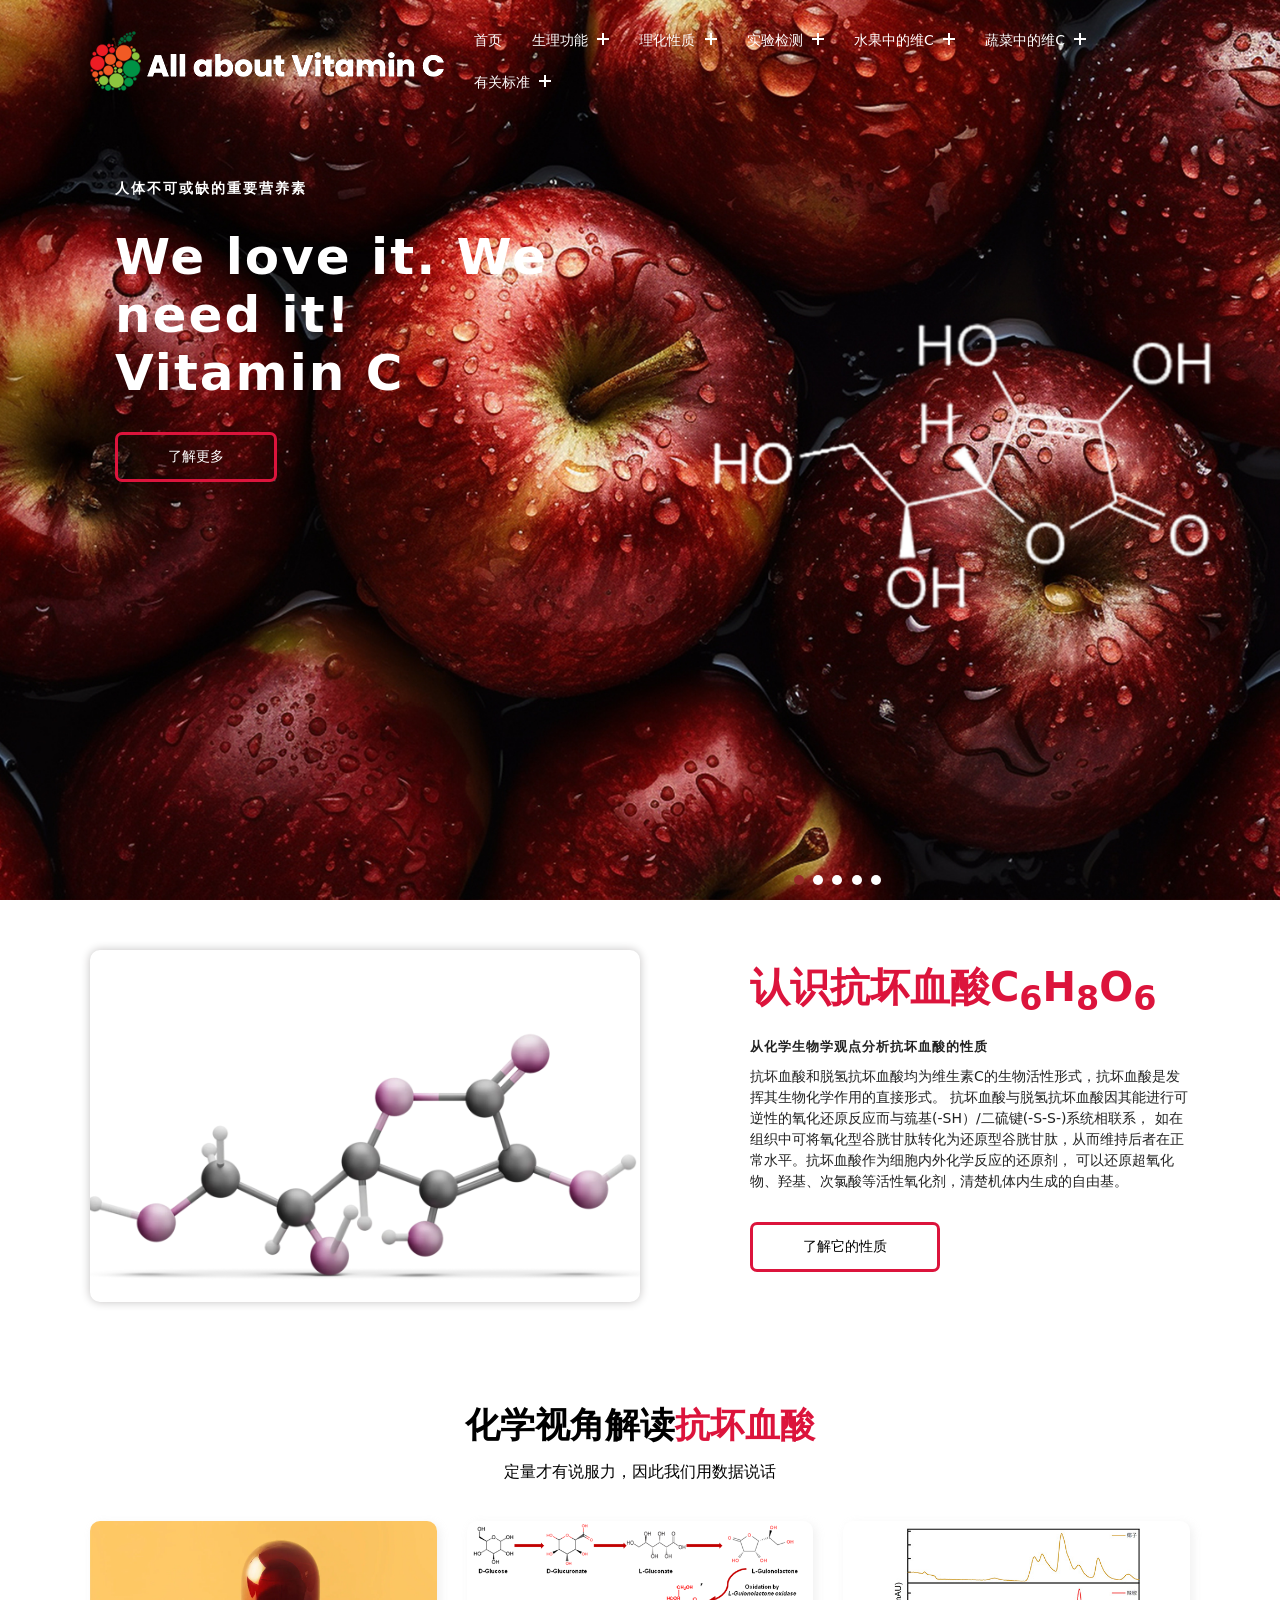
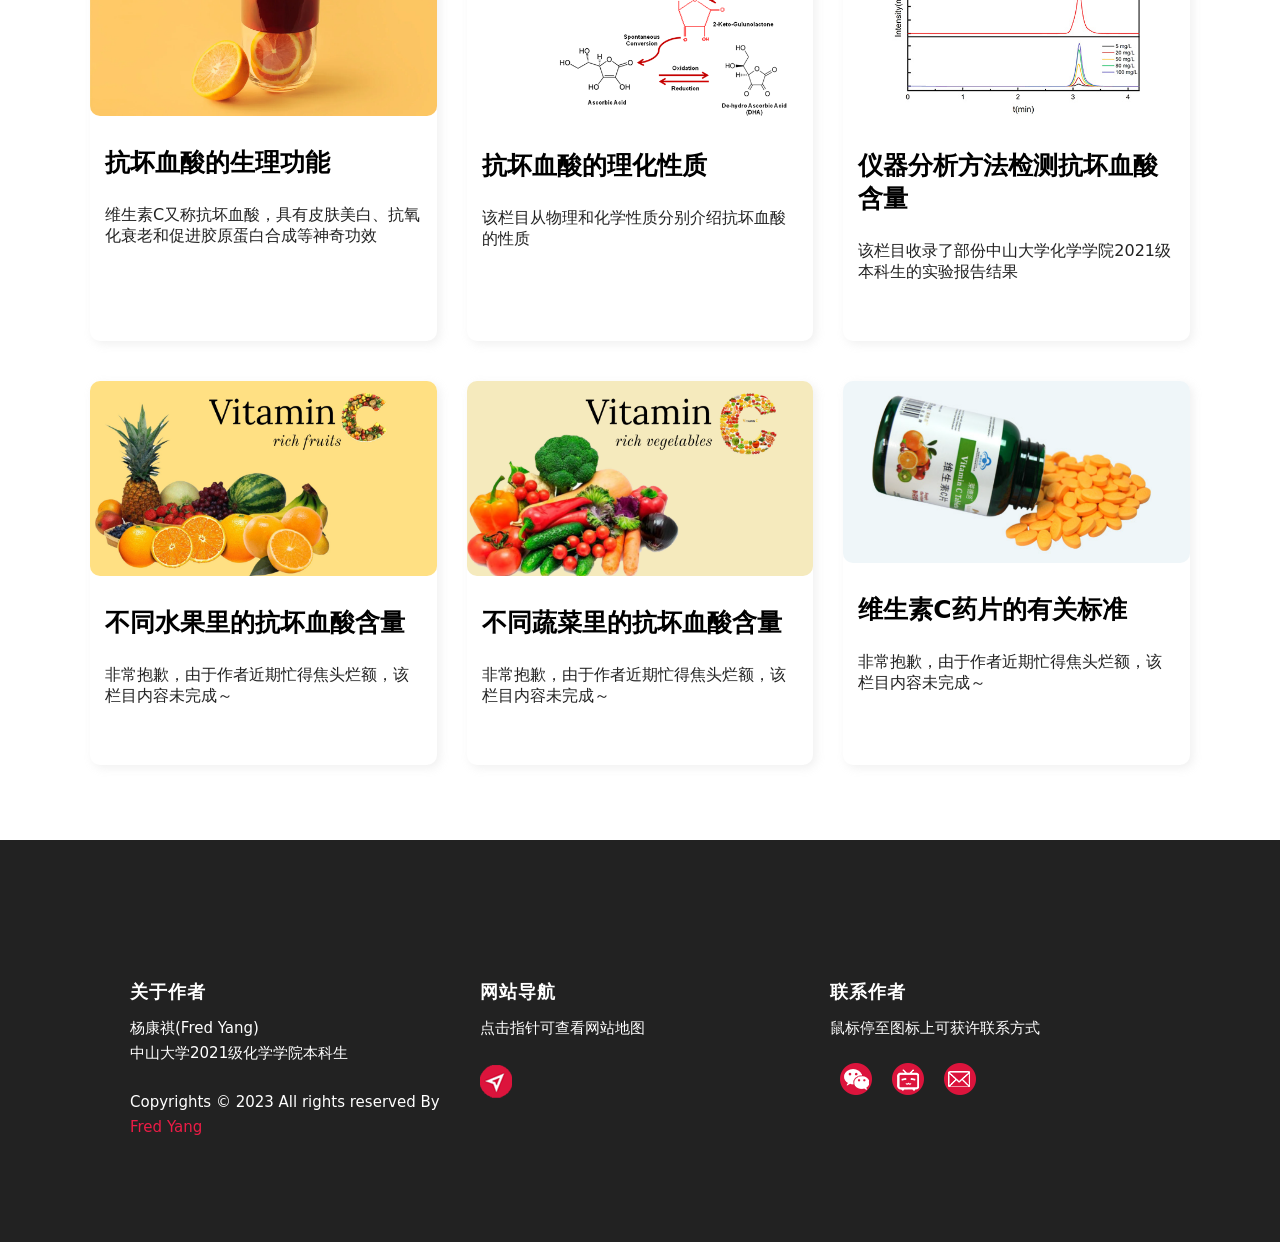
<file: docs/index.html>
<!DOCTYPE html>
<!-- 2023年6月25日 -->
<!-- ©2023 all rights reserved by Fredyang -->
<!-- 感谢厚朴工作室师兄师姐提供的教程及slider代码 -->
<!-- 感谢瞿俊雄老师的课堂指导 -->

<html lang="en">
<head>
  <!-- 设置文件MIME类型，字符所使用的字符集 -->
  <meta charset="UTF-8" />
  <!-- IE下打开时，默认使用EDGE模式 -->
  <meta http-equiv="X-UA-Compatible" content="IE=edge" />
  <title>All about Vitamin C-首页</title>
  <!-- 用于浏览器网页标签的logo 可以通过修改 href 属性的内容来修改网页标签的logo-->
  <link rel="icon" href="./images/favicon.ico" type="image/x-icon" />
  <!-- 引入CSS样式 -->
  <link rel="stylesheet" href="main.css" />
  <link rel="stylesheet" href="https://cdnjs.cloudflare.com/ajax/libs/font-awesome/6.2.1/css/all.min.css" />
  <link rel="stylesheet" type="text/css" href="Slide.css" />
  <link rel="stylesheet" href="./animate.css" />
  <!-- 视口元标记 -->
  <meta name="viewport" content="width=device-width, initial-scale=1.0" />
</head>

<body class="culture">
  <!-- 以下是nav内容 -->
  <div class="header" id="home">
    <nav id="navbar">
      <a href="#home" class="logo"><img src="./images/logo.png" /></a>
      <div class="links menu nav-menu" id="nav">
        <div class="menu-item">
          <a class="menu-a" data-toggle="sub-menu" href="#home">首页</a>
        </div>
        <div class="menu-item menu-item-has-children">
          <a class="menu-a" data-toggle="sub-menu" href="./features/column.html">生理功能 <i class="plus"></i></a>
          <ul class="sub-menu">
            <li class="menu-item"><a href="./features/content_whiteskin.html">皮肤美白</a></li>
            <li class="menu-item"><a href="#">抗氧化</a></li>
            <li class="menu-item"><a href="#">促进胶原蛋白合成</a></li>
          </ul>
        </div>
        <div class="menu-item menu-item-has-children">
          <a class="menu-a" data-toggle="sub-menu" href="./property/column.html">理化性质 <i class="plus"></i></a>
          <ul class="sub-menu">
            <li class="menu-item"><a href="./property/content-physics.html">抗坏血酸的物理性质</a></li>
            <li class="menu-item"><a href="#">抗坏血酸的化学性质</a></li>
          </ul>
        </div>
        <div class="menu-item menu-item-has-children">
          <a class="menu-a" data-toggle="sub-menu" href="./analysis/column.html">实验检测 <i class="plus"></i></a>
          <ul class="sub-menu">
            <li class="menu-item"><a href="./analysis/content_az.html">青椒中的抗坏血酸含量</a></li>
            <li class="menu-item"><a href="./analysis/content_ykq.html">红辣椒中的抗坏血酸含量</a></li>
            <li class="menu-item"><a href="./analysis/content_ljs.html">椰子中的抗坏血酸含量</a></li>
            <li class="menu-item"><a href="./analysis/content_mk.html">奇异果中的抗坏血酸含量</a></li>
            <li class="menu-item"><a href="./analysis/content_syx.html">西瓜中的抗坏血酸含量</a></li>
            <li class="menu-item"><a href="./analysis/content_zqq.html">橙子中的抗坏血酸含量</a></li>
          </ul>
        </div>
        <div class="menu-item menu-item-has-children">
          <a class="menu-a" data-toggle="sub-menu" href="#">水果中的维C <i class="plus"></i></a>
          <ul class="sub-menu">
            <li class="menu-item"><a href="#">苹果维C数据报表</a></li>
            <li class="menu-item"><a href="#">橘子维C数据报表</a></li>
            <li class="menu-item"><a href="#">葡萄维C数据报表</a></li>
            <li class="menu-item"><a href="#">柠檬维C数据报表</a></li>
          </ul>
        </div>
        <div class="menu-item menu-item-has-children">
          <a class="menu-a" data-toggle="sub-menu" href="#">蔬菜中的维C <i class="plus"></i></a>
          <ul class="sub-menu">
            <li class="menu-item"><a href="#">辣椒维C数据报表</a></li>
            <li class="menu-item"><a href="#">茄子维C数据报表</a></li>
            <li class="menu-item"><a href="#">白菜维C数据报表</a></li>
            <li class="menu-item"><a href="#">番茄维C数据报表</a></li>
          </ul>
        </div>
        <div class="menu-item menu-item-has-children">
          <a class="menu-a" data-toggle="sub-menu" href="#">有关标准 <i class="plus"></i></a>
          <ul class="sub-menu">
            <li class="menu-item"><a href="#">维生素C药片含量规定</a></li>
            <li class="menu-item"><a href="#">人体每日摄入含量建议</a></li>
          </ul>
        </div>
      </div>
      <div class="fas fa-bars" id="menu-btn" onclick="openmenu()"></div>
      <div class="fa-solid fa-xmark" id="close" onclick="closemenu()"></div>
    </nav>
    
    <!-- 以下slider上的文字 -->
    <div class="content">
      <h3 class="animate__animated animate__fadeInLeft wow">
        人体不可或缺的重要营养素
      </h3>
      <h1 class="animate__animated animate__fadeInLeft wow">
        We love it. We need it!<br />Vitamin C
      </h1>
      <a href="#card"><button class="btn animate__animated animate__fadeInLeft wow">
          了解更多
        </button></a>
    </div>
    <!-- slider上的文字部分结束 -->
  </div>
  <!-- nav内容结束 -->

  <!-- 以下是slider部分 -->
  <div id="HopeSlider">
    <ul id="culture_slider">
      <li></li>
      <li></li>
      <li></li>
      <li></li>
      <li></li>
    </ul>

    <div class="dot-list">
      <span class="dot"></span>
      <span class="dot"></span>
      <span class="dot"></span>
      <span class="dot"></span>
      <span class="dot"></span>
    </div>

    <span id="prev"></span>
    <span id="next"></span>
  </div>
  <script src="./js/script.js"></script>
  <script id="HopeMedia" type="text/javascript">
    @media screen and(max - width: 2560px){
      [slide1.jpg,slide2.jpg,slide3.jpg,slide4.jpg,slide5.jpg]
    }
  </script>
  <script src="js/jquery.js"></script>
  <script src="js/HopeSlider.js"></script>
  <script>
    var slider = new HopeSlide({
      // change path
      basePath: "./images/",

      enableDots: true,

      // change interval
      interval: 3000,

      onBeginAnimation: function (current, next, currIndex, nextIndex) {
        var animOutType =
          current.find(".cul_animate").attr("anim-out") + "-out";
        current.find(".cul_animate").addClass(animOutType);

        var animInType = next.find(".cul_animate").attr("anim-in") + "-in";
        next.find(".cul_animate").addClass(animInType);
      },

      onEndAnimation: function (current, next, currIndex, nextIndex) {
        var animOutType =
          current.find(".cul_animate").attr("anim-out") + "-out";
        current.find(".cul_animate").removeClass(animOutType);

        var animInType = next.find(".cul_animate").attr("anim-in") + "-in";
        next.find(".cul_animate").removeClass(animInType);
      },
    });
  </script>
  <!-- slider部分结束 -->

  <!-- 首页简介部分开始 -->
  <section class="intro" id="intro">
    <div class="container">
      <div class="image animate__animated animate__fadeInLeft wow"></div>
      <div class="intro-content">
        <h1 class="animate__animated animate__fadeInRight wow">
          认识抗坏血酸C<sub>6</sub>H<sub>8</sub>O<sub>6</sub>
        </h1>
        <h3 class="animate__animated animate__fadeInRight wow">
          从化学生物学观点分析抗坏血酸的性质
        </h3>
        <p class="animate__animated animate__fadeInRight wow">
          抗坏血酸和脱氢抗坏血酸均为维生素C的生物活性形式，抗坏血酸是发挥其生物化学作用的直接形式。
          抗坏血酸与脱氢抗坏血酸因其能进行可逆性的氧化还原反应而与巯基(-SH）/二硫键(-S-S-)系统相联系，
          如在组织中可将氧化型谷胱甘肽转化为还原型谷胱甘肽，从而维持后者在正常水平。抗坏血酸作为细胞内外化学反应的还原剂，
          可以还原超氧化物、羟基、次氯酸等活性氧化剂，清楚机体内生成的自由基。
        </p>
        <a href="./property/column.html"><button class="btn animate__animated animate__fadeInRight wow"
            style="color: black">
            了解它的性质
          </button></a>
      </div>
    </div>
  </section>
  <!-- 首页简介部分结束 -->

  <!-- 栏目部分开始 -->
  <section class="card" id="card">
    <h1 class="heading animate__animated animate__fadeInUp wow">
      化学视角解读<span>抗坏血酸</span>
    </h1>
    <p class="heading-description animate__animated animate__fadeInUp wow">
      定量才有说服力，因此我们用数据说话
    </p>
    <div class="container">
      <div class="card-box animate__animated animate__fadeInLeft wow">
        <a href="./features/column.html">
          <div class="card-img">
            <img src="images/vc_drug.jpg" alt="" />
          </div>
          <div class="card-content">
            <h3>抗坏血酸的生理功能</h3>
            <p>
              维生素C又称抗坏血酸，具有皮肤美白、抗氧化衰老和促进胶原蛋白合成等神奇功效
            </p>
          </div>
        </a>
      </div>

      <div class="card-box animate__animated animate__fadeInUp wow">
        <a href="./property/column.html">
          <div class="card-img">
            <img src="images/vc properties.png" alt="" />
          </div>
          <div class="card-content">
            <h3>抗坏血酸的理化性质</h3>
            <p>该栏目从物理和化学性质分别介绍抗坏血酸的性质</p>
          </div>
        </a>
      </div>

      <div class="card-box animate__animated animate__fadeInRight wow">
        <a href="./analysis/column.html">
          <div class="card-img">
            <img src="images/hplc_vc.jpg" alt="" />
          </div>
          <div class="card-content">
            <h3>仪器分析方法检测抗坏血酸含量</h3>
            <p>该栏目收录了部份中山大学化学学院2021级本科生的实验报告结果</p>
          </div>
        </a>
      </div>
      <div class="card-box animate__animated animate__fadeInLeft wow">
        <div class="card-img">
          <img src="images/vc rich fruits.jpg" alt="" />
        </div>
        <div class="card-content">
          <h3>不同水果里的抗坏血酸含量</h3>
          <p>非常抱歉，由于作者近期忙得焦头烂额，该栏目内容未完成～</p>
        </div>
      </div>
      <div class="card-box animate__animated animate__fadeInUp wow">
        <div class="card-img">
          <img src="images/vc rich vegs.jpg" alt="" />
        </div>
        <div class="card-content">
          <h3>不同蔬菜里的抗坏血酸含量</h3>
          <p>非常抱歉，由于作者近期忙得焦头烂额，该栏目内容未完成～</p>
        </div>
      </div>
      <div class="card-box animate__animated animate__fadeInRight wow">
        <div class="card-img">
          <img src="images/vc_tablets.jpg" alt="" />
        </div>
        <div class="card-content">
          <h3>维生素C药片的有关标准</h3>
          <p>非常抱歉，由于作者近期忙得焦头烂额，该栏目内容未完成～</p>
        </div>
      </div>
    </div>
  </section>
  <!-- 栏目部分结束 -->

  <!-- Footer部分开始 -->
  <div class="footer">
    <div class="container animate__animated animate__fadeIn wow">
      <div class="footer-box">
        <h3>关于作者</h3>
        <p>杨康祺(Fred Yang)<br />中山大学2021级化学学院本科生<br /></p>
        <p>
          Copyrights &copy; 2023 All rights reserved By
          <a href="./aboutME.html"><br />Fred Yang</a>
        </p>
      </div>
      <div class="footer-box">
        <h3>网站导航</h3>
        <p>点击指针可查看网站地图</p>
        <p>
          <a href="./map.html"><img class="map" src="./images/icons/icon_nav.png" /></a>
        </p>
      </div>
      <div class="footer-box">
        <h3>联系作者</h3>
        <p>鼠标停至图标上可获许联系方式</p>
        <div>
          <a href="#" class="footer-icon-link icon_wechat">
            <span class="footer_toolbar toolbar_wechat toolbar_main_move"></span>
          </a>
          <a href="#" class="footer-icon-link icon_bilibili">
            <span class="footer_toolbar toolbar_bilibili toolbar_main_move"></span>
          </a>
          <a href="#" class="footer-icon-link icon_email">
            <span class="footer_toolbar toolbar_email toolbar_main_move"></span>
          </a>
        </div>
      </div>
    </div>
  </div>
  <!-- Footer部分结束 -->

  <!-- 调用wow -->
  <script src="./js/wow.min.js"></script>
  <script>
    new WOW().init();
  </script>
</body>
</html>
</file>
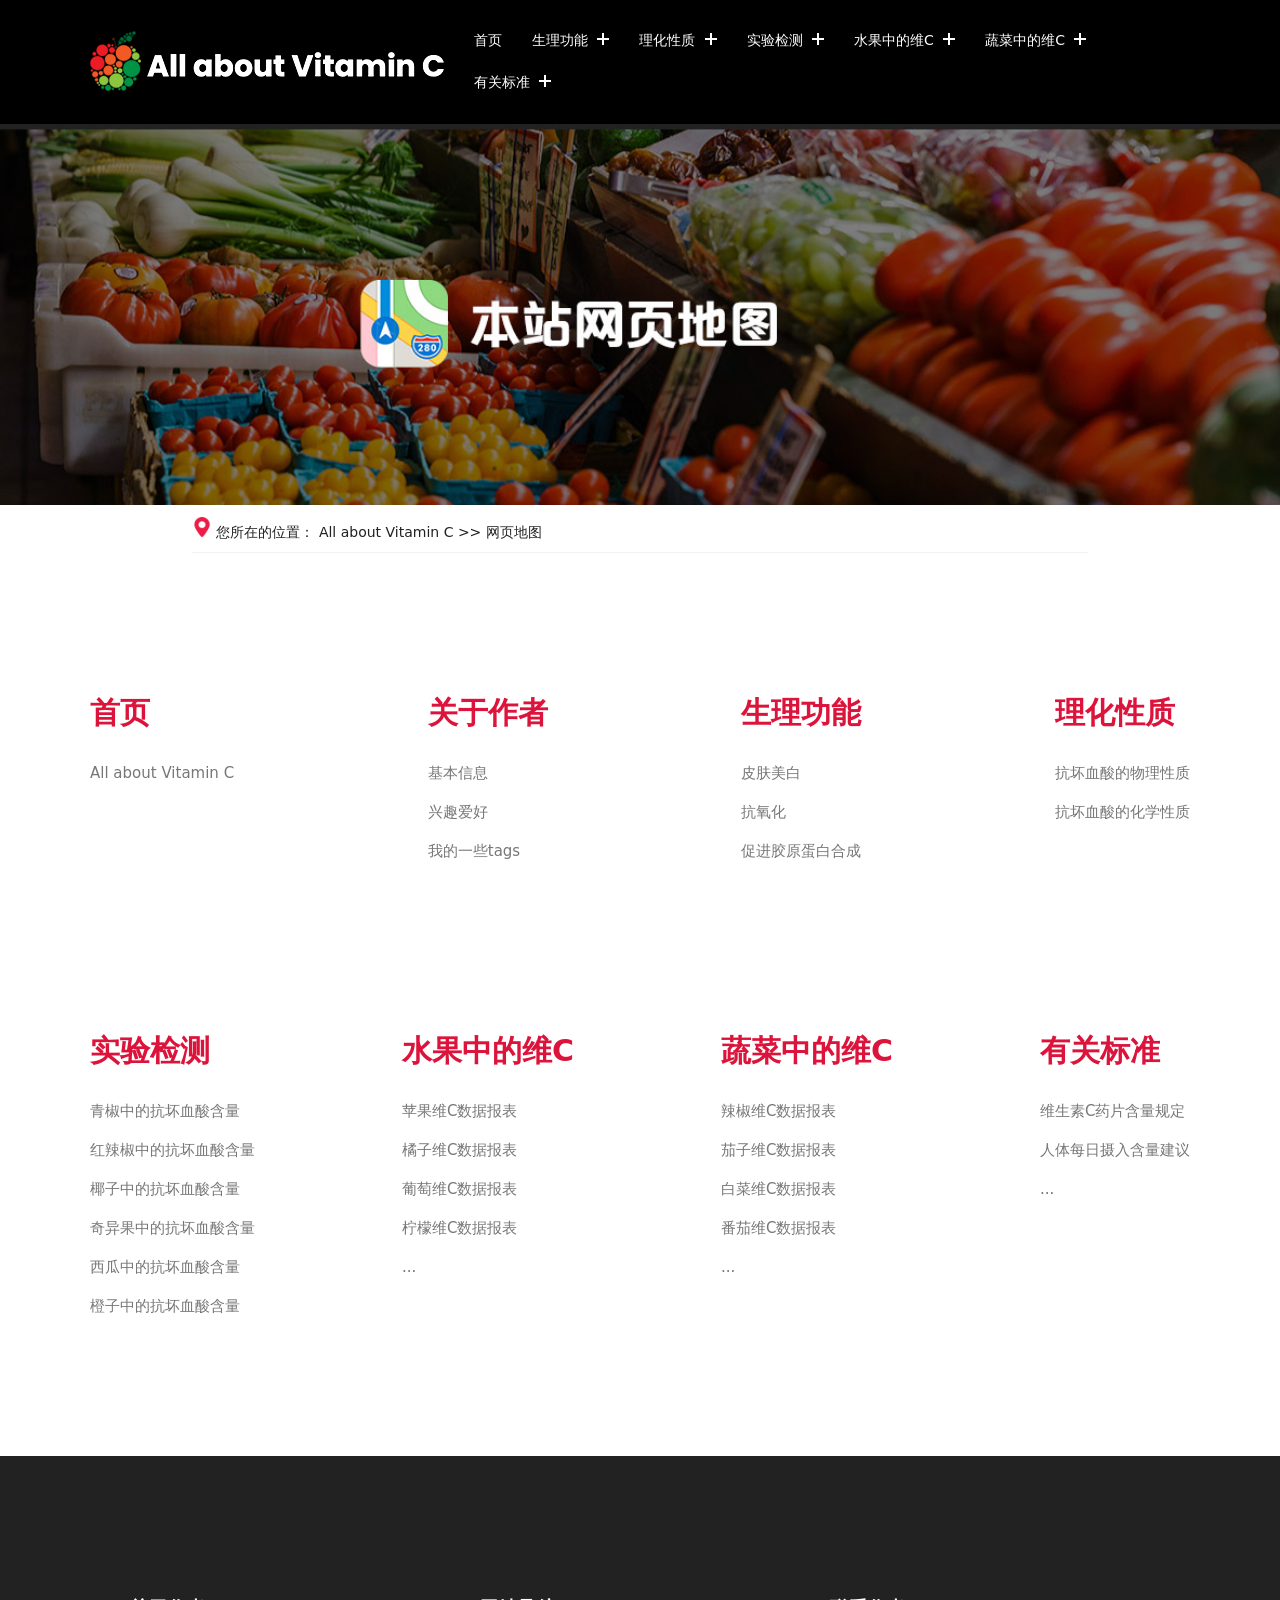
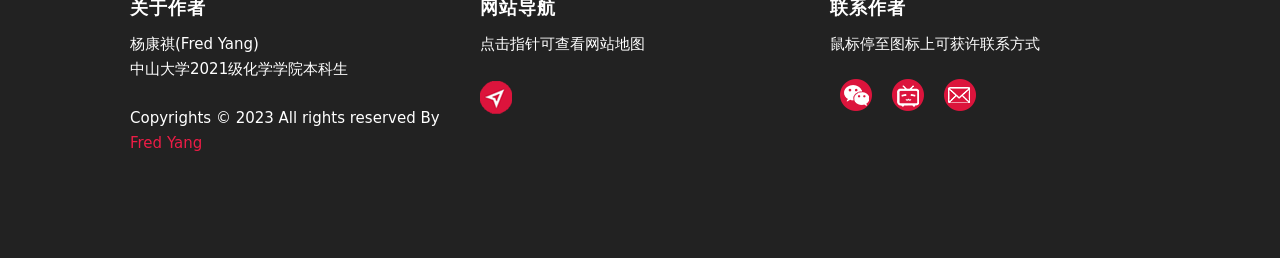
<file: docs/map.html>
<!DOCTYPE html>
<!-- 2023年6月25日 -->
<!-- ©2023 all rights reserved by Fredyang -->
<!-- 感谢厚朴工作室师兄师姐提供的教程 -->
<!-- 感谢瞿俊雄老师的课堂指导 -->
<html lang="en">
<head>
    <!-- 设置文件MIME类型，字符所使用的字符集 -->
    <meta charset="UTF-8">
    <!-- IE下打开时，默认使用EDGE模式 -->
    <meta http-equiv="X-UA-Compatible" content="IE=edge">
    <title>All about Vitamin C-网页地图</title>
    <!-- 用于浏览器网页标签的logo 可以通过修改 href 属性的内容来修改网页标签的logo-->
    <link rel="icon" href="./images/favicon.ico" type="image/x-icon">
    <!-- 引入CSS样式 -->
    <link rel="stylesheet" href="./main.css">
    <link rel="stylesheet" href="https://cdnjs.cloudflare.com/ajax/libs/font-awesome/6.2.1/css/all.min.css" />
    <link rel="stylesheet" href="./animate.css">
    <!-- 视口元标记 -->
    <meta name="viewport" content="width=device-width, initial-scale=1.0">
</head>
<body>
    <!-- 导航条部分 -->
    <nav id="navbar2">
      <a href="./index.html" class="logo"><img src="./images/logo.png" /></a>
      <div class="links menu nav-menu" id="nav">
        <div class="menu-item">
          <a class="menu-a" data-toggle="sub-menu" href="./index.html">首页</a>
        </div>
        <div class="menu-item menu-item-has-children">
          <a class="menu-a" data-toggle="sub-menu" href="./features/column.html">生理功能 <i class="plus"></i></a>
          <ul class="sub-menu">
            <li class="menu-item"><a href="./features/content_whiteskin.html">皮肤美白</a></li>
            <li class="menu-item"><a href="#">抗氧化</a></li>
            <li class="menu-item"><a href="#">促进胶原蛋白合成</a></li>
          </ul>
        </div>
        <div class="menu-item menu-item-has-children">
          <a class="menu-a" data-toggle="sub-menu" href="./property/column.html">理化性质 <i class="plus"></i></a>
          <ul class="sub-menu">
            <li class="menu-item"><a href="./property/content-physics.html">抗坏血酸的物理性质</a></li>
            <li class="menu-item"><a href="#">抗坏血酸的化学性质</a></li>
          </ul>
        </div>
        <div class="menu-item menu-item-has-children">
          <a class="menu-a" data-toggle="sub-menu" href="./analysis/column.html">实验检测 <i class="plus"></i></a>
          <ul class="sub-menu">
            <li class="menu-item"><a href="./analysis/content_az.html">青椒中的抗坏血酸含量</a></li>
            <li class="menu-item"><a href="./analysis/content_ykq.html">红辣椒中的抗坏血酸含量</a></li>
            <li class="menu-item"><a href="./analysis/content_ljs.html">椰子中的抗坏血酸含量</a></li>
            <li class="menu-item"><a href="./analysis/content_mk.html">奇异果中的抗坏血酸含量</a></li>
            <li class="menu-item"><a href="./analysis/content_syx.html">西瓜中的抗坏血酸含量</a></li>
            <li class="menu-item"><a href="./analysis/content_zqq.html">橙子中的抗坏血酸含量</a></li>
          </ul>
        </div>
        <div class="menu-item menu-item-has-children">
          <a class="menu-a" data-toggle="sub-menu" href="#">水果中的维C <i class="plus"></i></a>
          <ul class="sub-menu">
            <li class="menu-item"><a href="#">苹果维C数据报表</a></li>
            <li class="menu-item"><a href="#">橘子维C数据报表</a></li>
            <li class="menu-item"><a href="#">葡萄维C数据报表</a></li>
            <li class="menu-item"><a href="#">柠檬维C数据报表</a></li>
          </ul>
        </div>
        <div class="menu-item menu-item-has-children">
          <a class="menu-a" data-toggle="sub-menu" href="#">蔬菜中的维C <i class="plus"></i></a>
          <ul class="sub-menu">
            <li class="menu-item"><a href="#">辣椒维C数据报表</a></li>
            <li class="menu-item"><a href="#">茄子维C数据报表</a></li>
            <li class="menu-item"><a href="#">白菜维C数据报表</a></li>
            <li class="menu-item"><a href="#">番茄维C数据报表</a></li>
          </ul>
        </div>
        <div class="menu-item menu-item-has-children">
          <a class="menu-a" data-toggle="sub-menu" href="#">有关标准 <i class="plus"></i></a>
          <ul class="sub-menu">
            <li class="menu-item"><a href="#">维生素C药片含量规定</a></li>
            <li class="menu-item"><a href="#">人体每日摄入含量建议</a></li>
          </ul>
        </div>
      </div>
      <div class="fas fa-bars" id="menu-btn" onclick="openmenu()"></div>
      <div class="fa-solid fa-xmark" id="close" onclick="closemenu()"></div>
    </nav>

    <!-- 文章头图 -->
    <header>
        <img src="./images/map-head.jpg" width="100%">
    </header>


    <!-- 面包屑导航 -->
    <div class="hope_container" id="hope_container" >
        <i class="location_icon"></i>
        <img src="./images/icons/mianbaoxie.png" width="20px">
        <span>您所在的位置：</span>
        <!--通过改变a标签、span标签的数量和内容来改变网站的位置-->
        <a href="./index.html">All about Vitamin C</a>
        <span>&gt;&gt; </span>
        <a href="./map.html">网页地图</a>
        <hr>
    </div>

    <!-- 网页地图导航 -->
    <section>
        <map>
            <div class="map-col">
              <a href="./index.html">
                <h3>首页</h3>
                <li>All about Vitamin C</li>
              </a>
            </div>
            <div class="map-col">
              <a href="aboutME.html">
                <h3>关于作者</h3>
                <li>基本信息</li>
                <li>兴趣爱好</li>
                <li>我的一些tags</li>
              </a>
            </div>
            <div class="map-col">
                <a href="./features/column.html"><h3>生理功能</h3></a>
                <a href="./features/content_whiteskin.html"><li>皮肤美白</li></a>
                <a href="#"><li>抗氧化</li></a>
                <a href="#"><li>促进胶原蛋白合成</li></a>
            </div>
            <div class="map-col">
                <a href="./property/column.html"><h3>理化性质</h3></a>
                <a href="./property/content-physics.html"><li>抗坏血酸的物理性质</li></a>
                <a href="#"><li>抗坏血酸的化学性质</li></a>
            </div>
        </map> 

        <map>
            <div class="map-col">
                <a href="./analysis/column.html"><h3>实验检测</h3></a>
                <a href="./analysis/content_az.html"><li>青椒中的抗坏血酸含量</li></a>
                <a href="./analysis/content_ykq.html"><li>红辣椒中的抗坏血酸含量</li></a>
                <a href="./analysis/content_ljs.html"><li>椰子中的抗坏血酸含量</li></a>
                <a href="./analysis/content_mk.html"><li>奇异果中的抗坏血酸含量</li></a>
                <a href="./analysis/content_syx.html"><li>西瓜中的抗坏血酸含量</li></a>
                <a href="./analysis/content_zqq.html"><li>橙子中的抗坏血酸含量</li></a>
            </div>
            <div class="map-col">
                <a href="#"><h3>水果中的维C</h3></a>
                <a href="#"><li>苹果维C数据报表</li></a>
                <a href="#"><li>橘子维C数据报表</li></a>
                <a href="#"><li>葡萄维C数据报表</li></a>
                <a href="#"><li>柠檬维C数据报表</li></a>
                <a href="#"><li>...</li></a>
            </div>
            <div class="map-col">
                <a href="#"><h3>蔬菜中的维C</h3></a>
                <a href="#"><li>辣椒维C数据报表</li></a>
                <a href="#"><li>茄子维C数据报表</li></a>
                <a href="#"><li>白菜维C数据报表</li></a>
                <a href="#"><li>番茄维C数据报表</li></a>
                <a href="#"><li>...</li></a>
            </div>
            <div class="map-col">
                <a href="#"><h3>有关标准</h3></a>
                <a href="#"><li>维生素C药片含量规定</li></a>
                <a href="#"><li>人体每日摄入含量建议</li></a>
                <a href="#"><li>...</li></a>
            </div>
        </map>
    </section>

    
  <!-- Footer部分开始 -->
  <div class="footer">
    <div class="container animate__animated animate__fadeIn wow">
      <div class="footer-box">
        <h3>关于作者</h3>
        <p>杨康祺(Fred Yang)<br />中山大学2021级化学学院本科生<br /></p>
        <p>
          Copyrights &copy; 2023 All rights reserved By
          <a href="./aboutME.html"><br />Fred Yang</a>
        </p>
      </div>
      <div class="footer-box">
        <h3>网站导航</h3>
        <p>点击指针可查看网站地图</p>
        <p>
          <a href="./map.html"><img class="map" src="./images/icons/icon_nav.png" /></a>
        </p>
      </div>
      <div class="footer-box">
        <h3>联系作者</h3>
        <p>鼠标停至图标上可获许联系方式</p>
        <div>
          <a href="#" class="footer-icon-link icon_wechat">
            <span class="footer_toolbar toolbar_wechat toolbar_main_move"></span>
          </a>
          <a href="#" class="footer-icon-link icon_bilibili">
            <span class="footer_toolbar toolbar_bilibili toolbar_main_move"></span>
          </a>
          <a href="#" class="footer-icon-link icon_email">
            <span class="footer_toolbar toolbar_email toolbar_main_move"></span>
          </a>
        </div>
      </div>
    </div>
  </div>
  <!-- Footer部分结束 -->
    
    <!-- 调用wow -->
    <script src="./js/wow.min.js"></script>
    <script>
        new WOW().init();
    </script>

</body>
</html>
</file>
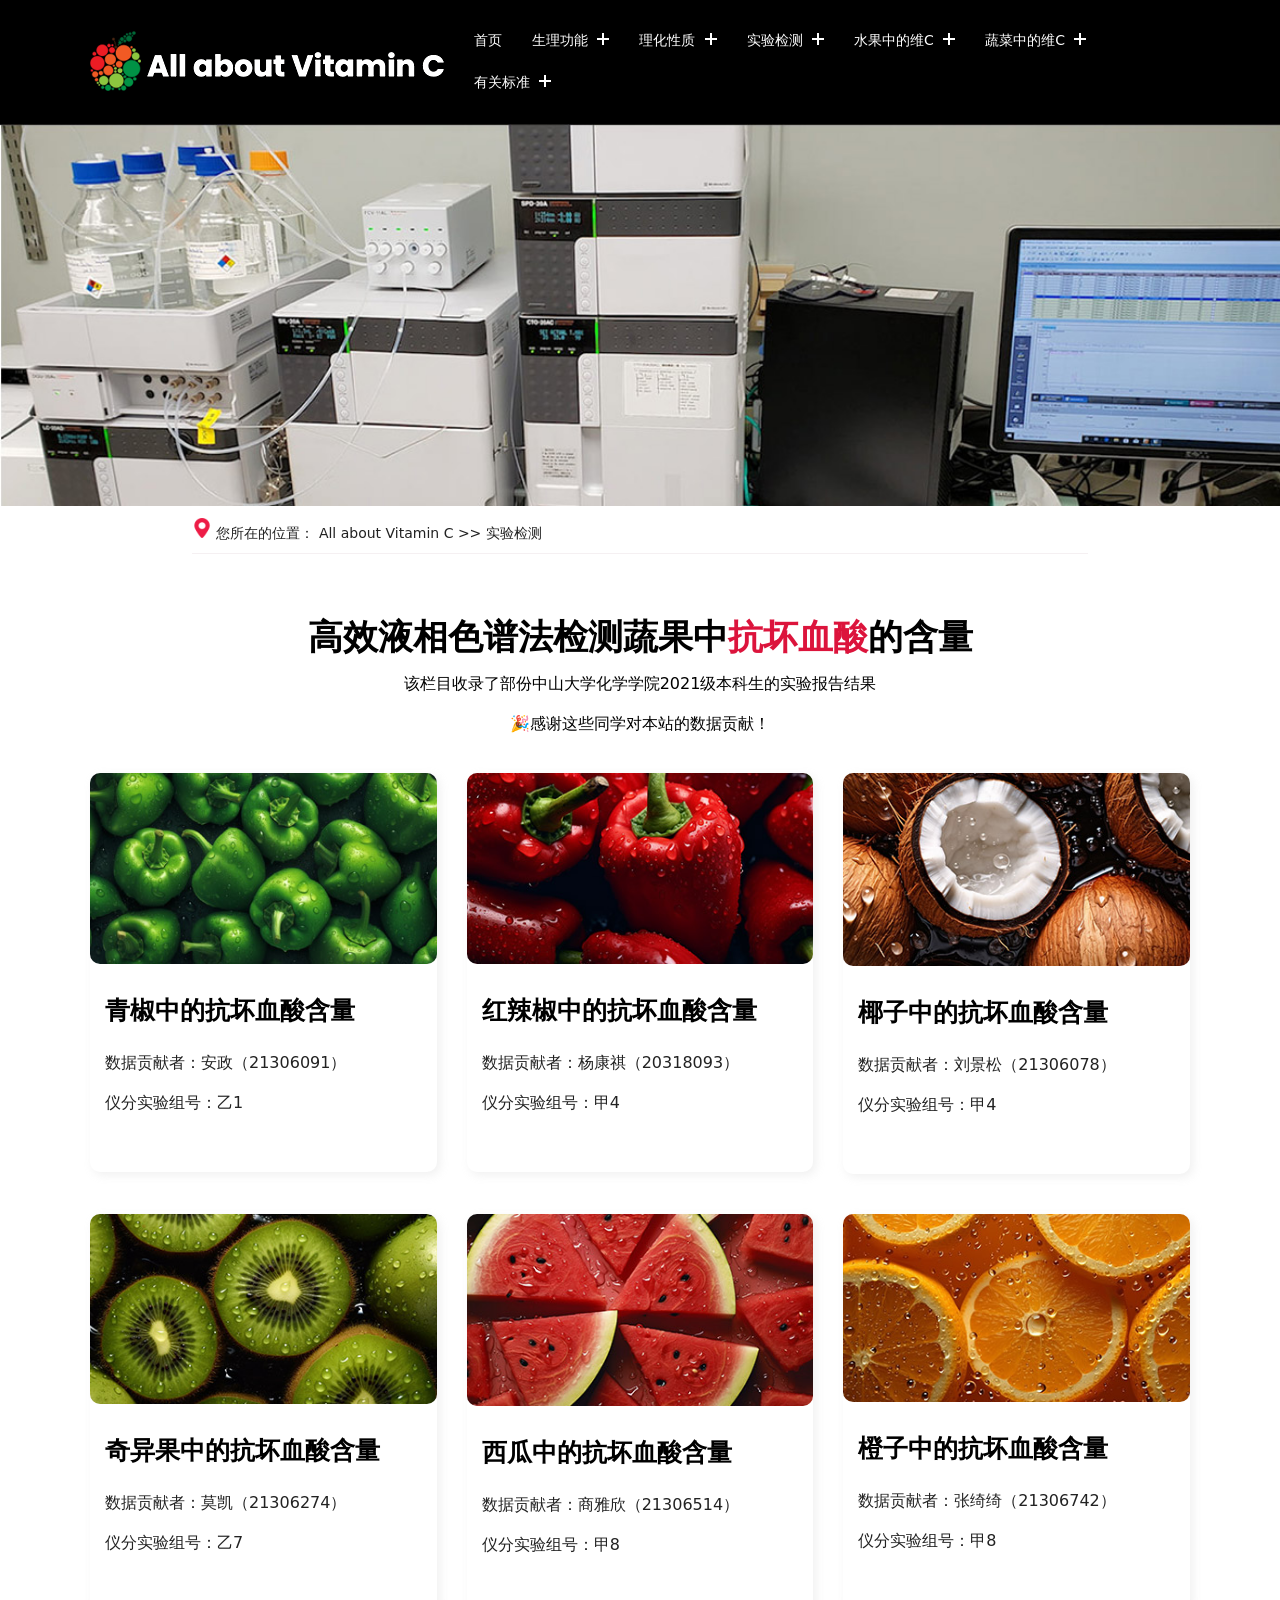
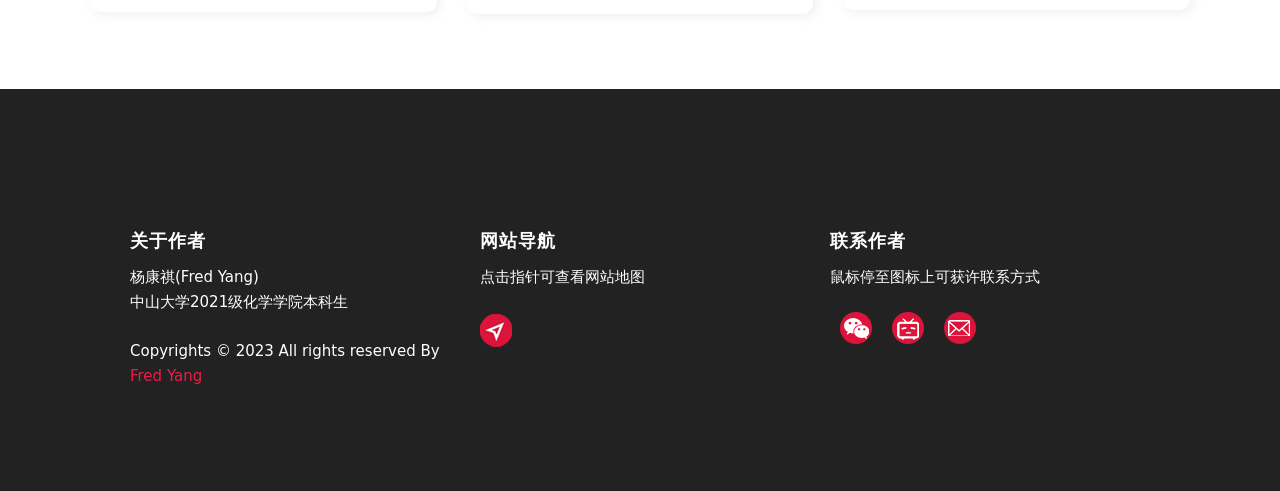
<file: docs/analysis/column.html>
<!DOCTYPE html>
<!-- 2023年6月25日 -->
<!-- ©2023 all rights reserved by Fredyang -->
<!-- 感谢厚朴工作室师兄师姐提供的教程 -->
<!-- 感谢瞿俊雄老师的课堂指导 -->
<html lang="en">
<head>
    <!-- 设置文件MIME类型，字符所使用的字符集 -->
    <meta charset="UTF-8">
    <!-- IE下打开时，默认使用EDGE模式 -->
    <meta http-equiv="X-UA-Compatible" content="IE=edge">
    <title>All about Vitamin C-实验检测</title>
    <!-- 用于浏览器网页标签的logo 可以通过修改 href 属性的内容来修改网页标签的logo-->
    <link rel="icon" href="Web/images/favicon.ico" type="image/x-icon">
    <!-- 引入CSS样式 -->
    <link rel="stylesheet" href="../main.css">
    <link rel="stylesheet" href="https://cdnjs.cloudflare.com/ajax/libs/font-awesome/6.2.1/css/all.min.css" />
    <link rel="stylesheet" href="../animate.css">
    <!-- 视口元标记 -->
    <meta name="viewport" content="width=device-width, initial-scale=1.0">
</head>
<body>
    <!-- 导航条部分 -->
    <nav id="navbar2">
        <a href="../index.html" class="logo"><img src="../images/logo.png" /></a>
        <div class="links menu nav-menu" id="nav">
          <div class="menu-item">
            <a class="menu-a" data-toggle="sub-menu" href="../index.html">首页</a>
          </div>
          <div class="menu-item menu-item-has-children">
            <a class="menu-a" data-toggle="sub-menu" href="../features/column.html">生理功能 <i class="plus"></i></a>
            <ul class="sub-menu">
              <li class="menu-item"><a href="../features/content_whiteskin.html">皮肤美白</a></li>
              <li class="menu-item"><a href="#">抗氧化</a></li>
              <li class="menu-item"><a href="#">促进胶原蛋白合成</a></li>
            </ul>
          </div>
          <div class="menu-item menu-item-has-children">
            <a class="menu-a" data-toggle="sub-menu" href="../property/column.html">理化性质 <i class="plus"></i></a>
            <ul class="sub-menu">
              <li class="menu-item"><a href="../property/content-physics.html">抗坏血酸的物理性质</a></li>
              <li class="menu-item"><a href="#">抗坏血酸的化学性质</a></li>
            </ul>
          </div>
          <div class="menu-item menu-item-has-children">
            <a class="menu-a" data-toggle="sub-menu" href="../analysis/column.html">实验检测 <i class="plus"></i></a>
            <ul class="sub-menu">
              <li class="menu-item"><a href="../analysis/content_az.html">青椒中的抗坏血酸含量</a></li>
              <li class="menu-item"><a href="../analysis/content_ykq.html">红辣椒中的抗坏血酸含量</a></li>
              <li class="menu-item"><a href="../analysis/content_ljs.html">椰子中的抗坏血酸含量</a></li>
              <li class="menu-item"><a href="../analysis/content_mk.html">奇异果中的抗坏血酸含量</a></li>
              <li class="menu-item"><a href="../analysis/content_syx.html">西瓜中的抗坏血酸含量</a></li>
              <li class="menu-item"><a href="../analysis/content_zqq.html">橙子中的抗坏血酸含量</a></li>
            </ul>
          </div>
          <div class="menu-item menu-item-has-children">
            <a class="menu-a" data-toggle="sub-menu" href="#">水果中的维C <i class="plus"></i></a>
            <ul class="sub-menu">
              <li class="menu-item"><a href="#">苹果维C数据报表</a></li>
              <li class="menu-item"><a href="#">橘子维C数据报表</a></li>
              <li class="menu-item"><a href="#">葡萄维C数据报表</a></li>
              <li class="menu-item"><a href="#">柠檬维C数据报表</a></li>
            </ul>
          </div>
          <div class="menu-item menu-item-has-children">
            <a class="menu-a" data-toggle="sub-menu" href="#">蔬菜中的维C <i class="plus"></i></a>
            <ul class="sub-menu">
              <li class="menu-item"><a href="#">辣椒维C数据报表</a></li>
              <li class="menu-item"><a href="#">茄子维C数据报表</a></li>
              <li class="menu-item"><a href="#">白菜维C数据报表</a></li>
              <li class="menu-item"><a href="#">番茄维C数据报表</a></li>
            </ul>
          </div>
          <div class="menu-item menu-item-has-children">
            <a class="menu-a" data-toggle="sub-menu" href="#">有关标准 <i class="plus"></i></a>
            <ul class="sub-menu">
              <li class="menu-item"><a href="#">维生素C药片含量规定</a></li>
              <li class="menu-item"><a href="#">人体每日摄入含量建议</a></li>
            </ul>
          </div>
        </div>
        <div class="fas fa-bars" id="menu-btn" onclick="openmenu()"></div>
        <div class="fa-solid fa-xmark" id="close" onclick="closemenu()"></div>
    </nav>

    <!-- 栏目图 -->
    <header>
        <img src="../images/analysis intro.jpg" width="100%">
        
    </header>

    <script src="../js/script.js"></script>

    <!-- 面包屑导航 -->
    <div class="hope_container" id="hope_container">
        <i class="location_icon"></i>
        <img src="../images/icons/mianbaoxie.png" width="20px">
        <span>您所在的位置：</span>
        <!--通过改变a标签、span标签的数量和内容来改变网站的位置-->
        <a href="../index.html">All about Vitamin C</a>
        <span>&gt;&gt; </span>
        <a href="../analysis/column.html">实验检测</a>
        <hr>
    </div>

    <!-- 栏目部分开始 -->
    <section class="card" id="card">


        <!-- 标题部分 -->
        <h1 class="heading animate__animated animate__fadeIn wow">高效液相色谱法检测蔬果中<span>抗坏血酸</span>的含量</h1>
        <p class="heading-description animate__animated animate__pulse wow">
            该栏目收录了部份中山大学化学学院2021级本科生的实验报告结果<br><br>
            🎉感谢这些同学对本站的数据贡献！
        </p>


        <!-- 栏目内容 -->
        <div class="container">
            <a href="content_az.html">
                <div class="card-box animate__animated animate__fadeInLeft wow">
                    <div class="card-img">
                        <img src="../images/column_green pepper.jpg" alt="">
                    </div>
                    <div class="card-content">
                        <h3>青椒中的抗坏血酸含量</h3>
                        <p>数据贡献者：安政（21306091）<br><br>仪分实验组号：乙1</p>
                    </div>
                </div>
            </a>
            <a href="content_ykq.html">
                <div class="card-box animate__animated animate__fadeInUp wow">
                    <div class="card-img">
                       <img src="../images/column_red pepper.jpg" alt="">
                   </div>
                   <div class="card-content">
                       <h3>红辣椒中的抗坏血酸含量</h3>
                       <p>数据贡献者：杨康祺（20318093）<br><br>仪分实验组号：甲4</p>
                   </div>
               </div>
            </a>
            <a href="content_ljs.html">
                <div class="card-box animate__animated animate__fadeInRight wow">
                    <div class="card-img">
                         <img src="../images/column_conconut.jpg" alt="">
                    </div>
                    <div class="card-content">
                        <h3>椰子中的抗坏血酸含量</h3>
                        <p>数据贡献者：刘景松（21306078）<br><br>仪分实验组号：甲4</p>
                    </div>
                </div>
            </a>
            <a href="content_mk.html">
                <div class="card-box animate__animated animate__fadeInLeft wow">
                    <div class="card-img">
                        <img src="../images/column_kiwi.jpg" alt="">
                    </div>
                    <div class="card-content">
                        <h3>奇异果中的抗坏血酸含量</h3>
                        <p>数据贡献者：莫凯（21306274）<br><br>仪分实验组号：乙7</p>
                    </div>
                </div>
            </a>
            <a href="content_syx.html">
                <div class="card-box animate__animated animate__fadeInUp wow">
                    <div class="card-img">
                        <img src="../images/column_watermelon.jpg" alt="">
                    </div>
                    <div class="card-content">
                        <h3>西瓜中的抗坏血酸含量</h3>
                        <p>数据贡献者：商雅欣（21306514）<br><br>仪分实验组号：甲8</p>
                    </div>
                </div>
            </a>
            <a href="content_zqq.html">
                <div class="card-box animate__animated animate__fadeInRight wow">
                    <div class="card-img">
                        <img src="../images/column_orange.jpg" alt="">
                    </div>
                    <div class="card-content">
                        <h3>橙子中的抗坏血酸含量</h3>
                        <p>数据贡献者：张绮绮（21306742）<br><br>仪分实验组号：甲8</p>
                    </div>
                </div>
            </a>
        </div>
    </section>
    <!-- 栏目部分结束 -->
    
    <!-- Footer部分开始 -->
    <div class="footer">
        <div class="container animate__animated animate__fadeIn wow">
        <div class="footer-box">
            <h3>关于作者</h3>
            <p>杨康祺(Fred Yang)<br />中山大学2021级化学学院本科生<br /></p>
            <p>
            Copyrights &copy; 2023 All rights reserved By
            <a href="../aboutME.html"><br />Fred Yang</a>
            </p>
        </div>
        <div class="footer-box">
            <h3>网站导航</h3>
            <p>点击指针可查看网站地图</p>
            <p>
            <a href="../map.html"><img class="map" src="../images/icons/icon_nav.png" /></a>
            </p>
        </div>
        <div class="footer-box">
            <h3>联系作者</h3>
            <p>鼠标停至图标上可获许联系方式</p>
            <div>
            <a href="#" class="footer-icon-link icon_wechat">
                <span class="footer_toolbar toolbar_wechat toolbar_main_move"></span>
            </a>
            <a href="#" class="footer-icon-link icon_bilibili">
                <span class="footer_toolbar toolbar_bilibili toolbar_main_move"></span>
            </a>
            <a href="#" class="footer-icon-link icon_email">
                <span class="footer_toolbar toolbar_email toolbar_main_move"></span>
            </a>
            </div>
        </div>
        </div>
    </div>
    <!-- Footer部分结束 -->

    <!-- 调用wow -->
    <script src="../js/wow.min.js"></script>
    <script>
        new WOW().init();
    </script>   
</body>
</html>
</file>
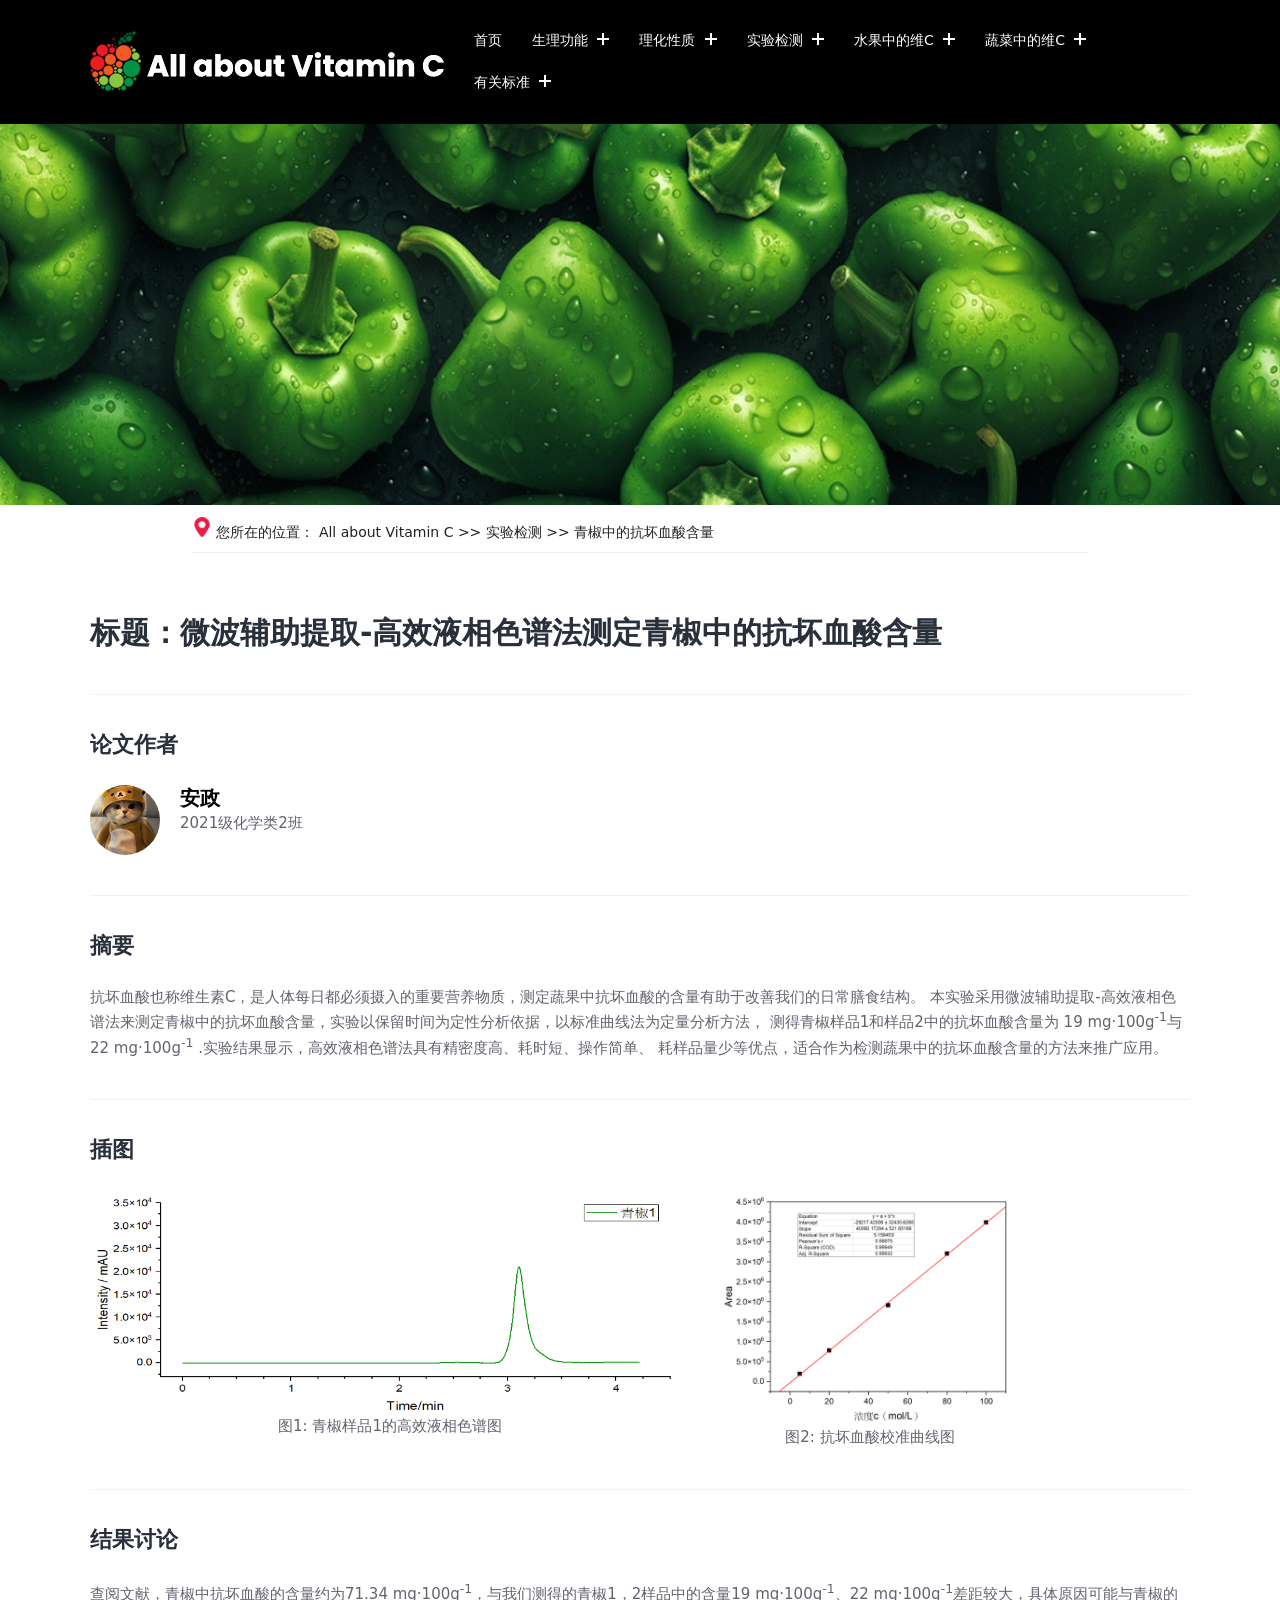
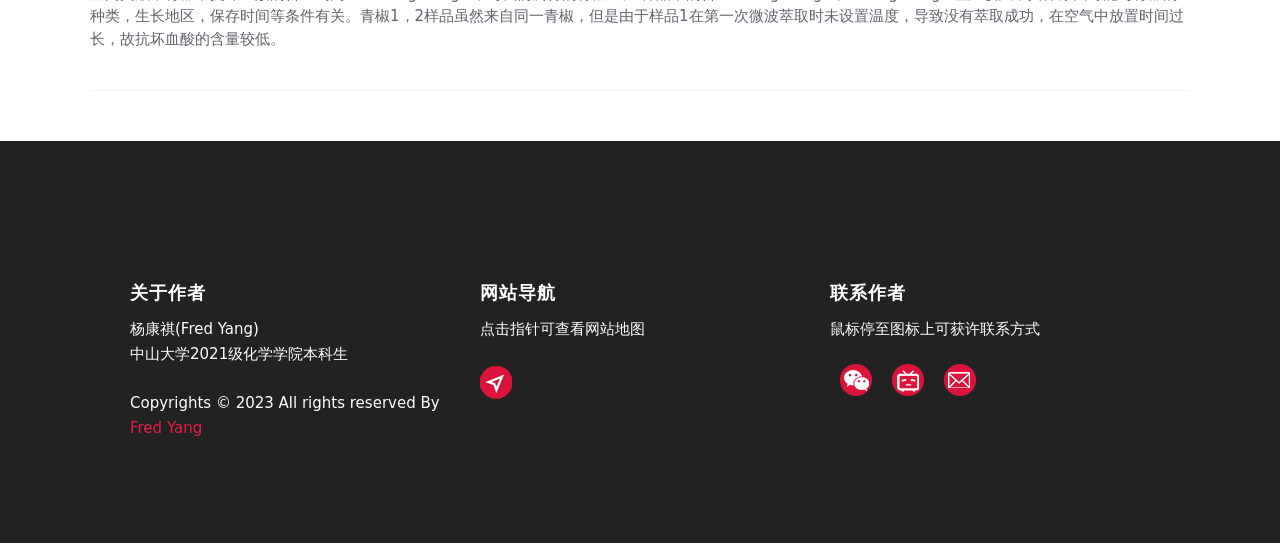
<file: docs/analysis/content_az.html>
<!DOCTYPE html>
<!-- 2023年6月25日 -->
<!-- ©2023 all rights reserved by Fredyang -->
<!-- 感谢厚朴工作室师兄师姐提供的教程 -->
<!-- 感谢瞿俊雄老师的课堂指导 -->
<html lang="en">
<head>
    <!-- 设置文件MIME类型，字符所使用的字符集 -->
    <meta charset="UTF-8">
    <!-- IE下打开时，默认使用EDGE模式 -->
    <meta http-equiv="X-UA-Compatible" content="IE=edge">
    <title>All about Vitamin C-实验检测-青椒</title>
    <!-- 用于浏览器网页标签的logo 可以通过修改 href 属性的内容来修改网页标签的logo-->
    <link rel="icon" href="../images/favicon.ico" type="image/x-icon">
    <!-- 引入CSS样式 -->
    <link rel="stylesheet" href="../main.css">
    <link rel="stylesheet" href="https://cdnjs.cloudflare.com/ajax/libs/font-awesome/6.2.1/css/all.min.css" />
    <link rel="stylesheet" href="../animate.css">
    <!-- 视口元标记 -->
    <meta name="viewport" content="width=device-width, initial-scale=1.0">
</head>
<body>
    <!-- 导航条部分 -->
    <nav id="navbar2">
        <a href="../index.html" class="logo"><img src="../images/logo.png" /></a>
        <div class="links menu nav-menu" id="nav">
          <div class="menu-item">
            <a class="menu-a" data-toggle="sub-menu" href="../index.html">首页</a>
          </div>
          <div class="menu-item menu-item-has-children">
            <a class="menu-a" data-toggle="sub-menu" href="../features/column.html">生理功能 <i class="plus"></i></a>
            <ul class="sub-menu">
              <li class="menu-item"><a href="../features/content_whiteskin.html">皮肤美白</a></li>
              <li class="menu-item"><a href="#">抗氧化</a></li>
              <li class="menu-item"><a href="#">促进胶原蛋白合成</a></li>
            </ul>
          </div>
          <div class="menu-item menu-item-has-children">
            <a class="menu-a" data-toggle="sub-menu" href="../property/column.html">理化性质 <i class="plus"></i></a>
            <ul class="sub-menu">
              <li class="menu-item"><a href="../property/content-physics.html">抗坏血酸的物理性质</a></li>
              <li class="menu-item"><a href="#">抗坏血酸的化学性质</a></li>
            </ul>
          </div>
          <div class="menu-item menu-item-has-children">
            <a class="menu-a" data-toggle="sub-menu" href="../analysis/column.html">实验检测 <i class="plus"></i></a>
            <ul class="sub-menu">
              <li class="menu-item"><a href="../analysis/content_az.html">青椒中的抗坏血酸含量</a></li>
              <li class="menu-item"><a href="../analysis/content_ykq.html">红辣椒中的抗坏血酸含量</a></li>
              <li class="menu-item"><a href="../analysis/content_ljs.html">椰子中的抗坏血酸含量</a></li>
              <li class="menu-item"><a href="../analysis/content_mk.html">奇异果中的抗坏血酸含量</a></li>
              <li class="menu-item"><a href="../analysis/content_syx.html">西瓜中的抗坏血酸含量</a></li>
              <li class="menu-item"><a href="../analysis/content_zqq.html">橙子中的抗坏血酸含量</a></li>
            </ul>
          </div>
          <div class="menu-item menu-item-has-children">
            <a class="menu-a" data-toggle="sub-menu" href="#">水果中的维C <i class="plus"></i></a>
            <ul class="sub-menu">
              <li class="menu-item"><a href="#">苹果维C数据报表</a></li>
              <li class="menu-item"><a href="#">橘子维C数据报表</a></li>
              <li class="menu-item"><a href="#">葡萄维C数据报表</a></li>
              <li class="menu-item"><a href="#">柠檬维C数据报表</a></li>
            </ul>
          </div>
          <div class="menu-item menu-item-has-children">
            <a class="menu-a" data-toggle="sub-menu" href="#">蔬菜中的维C <i class="plus"></i></a>
            <ul class="sub-menu">
              <li class="menu-item"><a href="#">辣椒维C数据报表</a></li>
              <li class="menu-item"><a href="#">茄子维C数据报表</a></li>
              <li class="menu-item"><a href="#">白菜维C数据报表</a></li>
              <li class="menu-item"><a href="#">番茄维C数据报表</a></li>
            </ul>
          </div>
          <div class="menu-item menu-item-has-children">
            <a class="menu-a" data-toggle="sub-menu" href="#">有关标准 <i class="plus"></i></a>
            <ul class="sub-menu">
              <li class="menu-item"><a href="#">维生素C药片含量规定</a></li>
              <li class="menu-item"><a href="#">人体每日摄入含量建议</a></li>
            </ul>
          </div>
        </div>
        <div class="fas fa-bars" id="menu-btn" onclick="openmenu()"></div>
        <div class="fa-solid fa-xmark" id="close" onclick="closemenu()"></div>
    </nav>

    <!-- 文章头图 -->
    <header>
        <img src="../images/article/archead_az.jpg" width="100%">
    </header>

    <script src="../js/script.js"></script>

    <!-- 面包屑导航 -->
    <div class="hope_container" id="hope_container" >
        <i class="location_icon"></i>
        <img src="../images/icons/mianbaoxie.png" width="20px">
        <span>您所在的位置：</span>
        <!--通过改变a标签、span标签的数量和内容来改变网站的位置-->
        <a href="../index.html">All about Vitamin C</a>
        <span>&gt;&gt; </span>
        <a href="../analysis/column.html">实验检测</a>
        <span>&gt;&gt; </span>
        <a href="../analysis/content_az.html">青椒中的抗坏血酸含量</a>
        <hr>
    </div>

    <!-- 文章主要内容 -->
    <section class="article" id="article">
        <h2 class="animate__animated animate__fadeInUp wow">标题：微波辅助提取-高效液相色谱法测定青椒中的抗坏血酸含量</h2>
        
        <hr>

        <h3 class="animate__animated animate__fadeInUp wow">论文作者</h3>
        <div class="author">
            <img src="../images/article/headshot_az.jpeg" class="animate__animated animate__fadeInLeft wow">
            <div class="author-det">
                <h5 class="animate__animated animate__fadeInLeft wow">安政</h5>
                <p class="animate__animated animate__fadeInLeft wow">2021级化学类2班</p>
            </div>
        </div>

        <hr>

        <div class="content">
            <h3 class="animate__animated animate__fadeInUp wow">摘要</h3>
            <p class="animate__animated animate__fadeInRight wow">
                抗坏血酸也称维生素C，是人体每日都必须摄入的重要营养物质，测定蔬果中抗坏血酸的含量有助于改善我们的日常膳食结构。
                本实验采用微波辅助提取-高效液相色谱法来测定青椒中的抗坏血酸含量，实验以保留时间为定性分析依据，以标准曲线法为定量分析方法，
                测得青椒样品1和样品2中的抗坏血酸含量为 19 mg·100g<sup>-1</sup>与22 mg·100g<sup>-1</sup> .实验结果显示，高效液相色谱法具有精密度高、耗时短、操作简单、
                耗样品量少等优点，适合作为检测蔬果中的抗坏血酸含量的方法来推广应用。
            </p>
            <hr>
            <h3 class="animate__animated animate__fadeInUp wow">插图</h3>
              <div class="image-container">
              <div class="image-item" id="article-pic1">
                  <img src="../images/article/article_az_pic1.png" alt="图1" width="600px" class="animate__animated animate__fadeInLeft wow">
                  <p class="animate__animated animate__fadeInLeft wow">图1: 青椒样品1的高效液相色谱图</p>
              </div>
              <div class="image-item" id="article-pic2">
                  <img src="../images/article/article_az_pic2.png" alt="图2" width="300px" class="animate__animated animate__fadeInRight wow">
                  <p class="animate__animated animate__fadeInRight wow">图2: 抗坏血酸校准曲线图</p>
              </div>
            </div>
            
            <hr>
            <h3 class="animate__animated animate__fadeInUp wow">结果讨论</h3>
            <p class="animate__animated animate__zoomIn wow">
                查阅文献，青椒中抗坏血酸的含量约为71.34 mg·100g<sup>-1</sup>，与我们测得的青椒1，2样品中的含量19 mg·100g<sup>-1</sup>、22 mg·100g<sup>-1</sup>差距较大，具体原因可能与青椒的种类，生长地区，保存时间等条件有关。青椒1，2样品虽然来自同一青椒，但是由于样品1在第一次微波萃取时未设置温度，导致没有萃取成功，在空气中放置时间过长，故抗坏血酸的含量较低。
            </p>
            <hr>
        </div>
    </section>

    
    <!-- Footer部分开始 -->
    <div class="footer">
        <div class="container animate__animated animate__fadeIn wow">
        <div class="footer-box">
            <h3>关于作者</h3>
            <p>杨康祺(Fred Yang)<br />中山大学2021级化学学院本科生<br /></p>
            <p>
            Copyrights &copy; 2023 All rights reserved By
            <a href="../aboutME.html"><br />Fred Yang</a>
            </p>
        </div>
        <div class="footer-box">
            <h3>网站导航</h3>
            <p>点击指针可查看网站地图</p>
            <p>
            <a href="../map.html"><img class="map" src="../images/icons/icon_nav.png" /></a>
            </p>
        </div>
        <div class="footer-box">
            <h3>联系作者</h3>
            <p>鼠标停至图标上可获许联系方式</p>
            <div>
            <a href="#" class="footer-icon-link icon_wechat">
                <span class="footer_toolbar toolbar_wechat toolbar_main_move"></span>
            </a>
            <a href="#" class="footer-icon-link icon_bilibili">
                <span class="footer_toolbar toolbar_bilibili toolbar_main_move"></span>
            </a>
            <a href="#" class="footer-icon-link icon_email">
                <span class="footer_toolbar toolbar_email toolbar_main_move"></span>
            </a>
            </div>
        </div>
        </div>
    </div>
    <!-- Footer部分结束 -->

    <!-- 调用wow -->
    <script src="../js/wow.min.js"></script>
    <script>
        new WOW().init();
    </script>
</body>
</html>
</file>
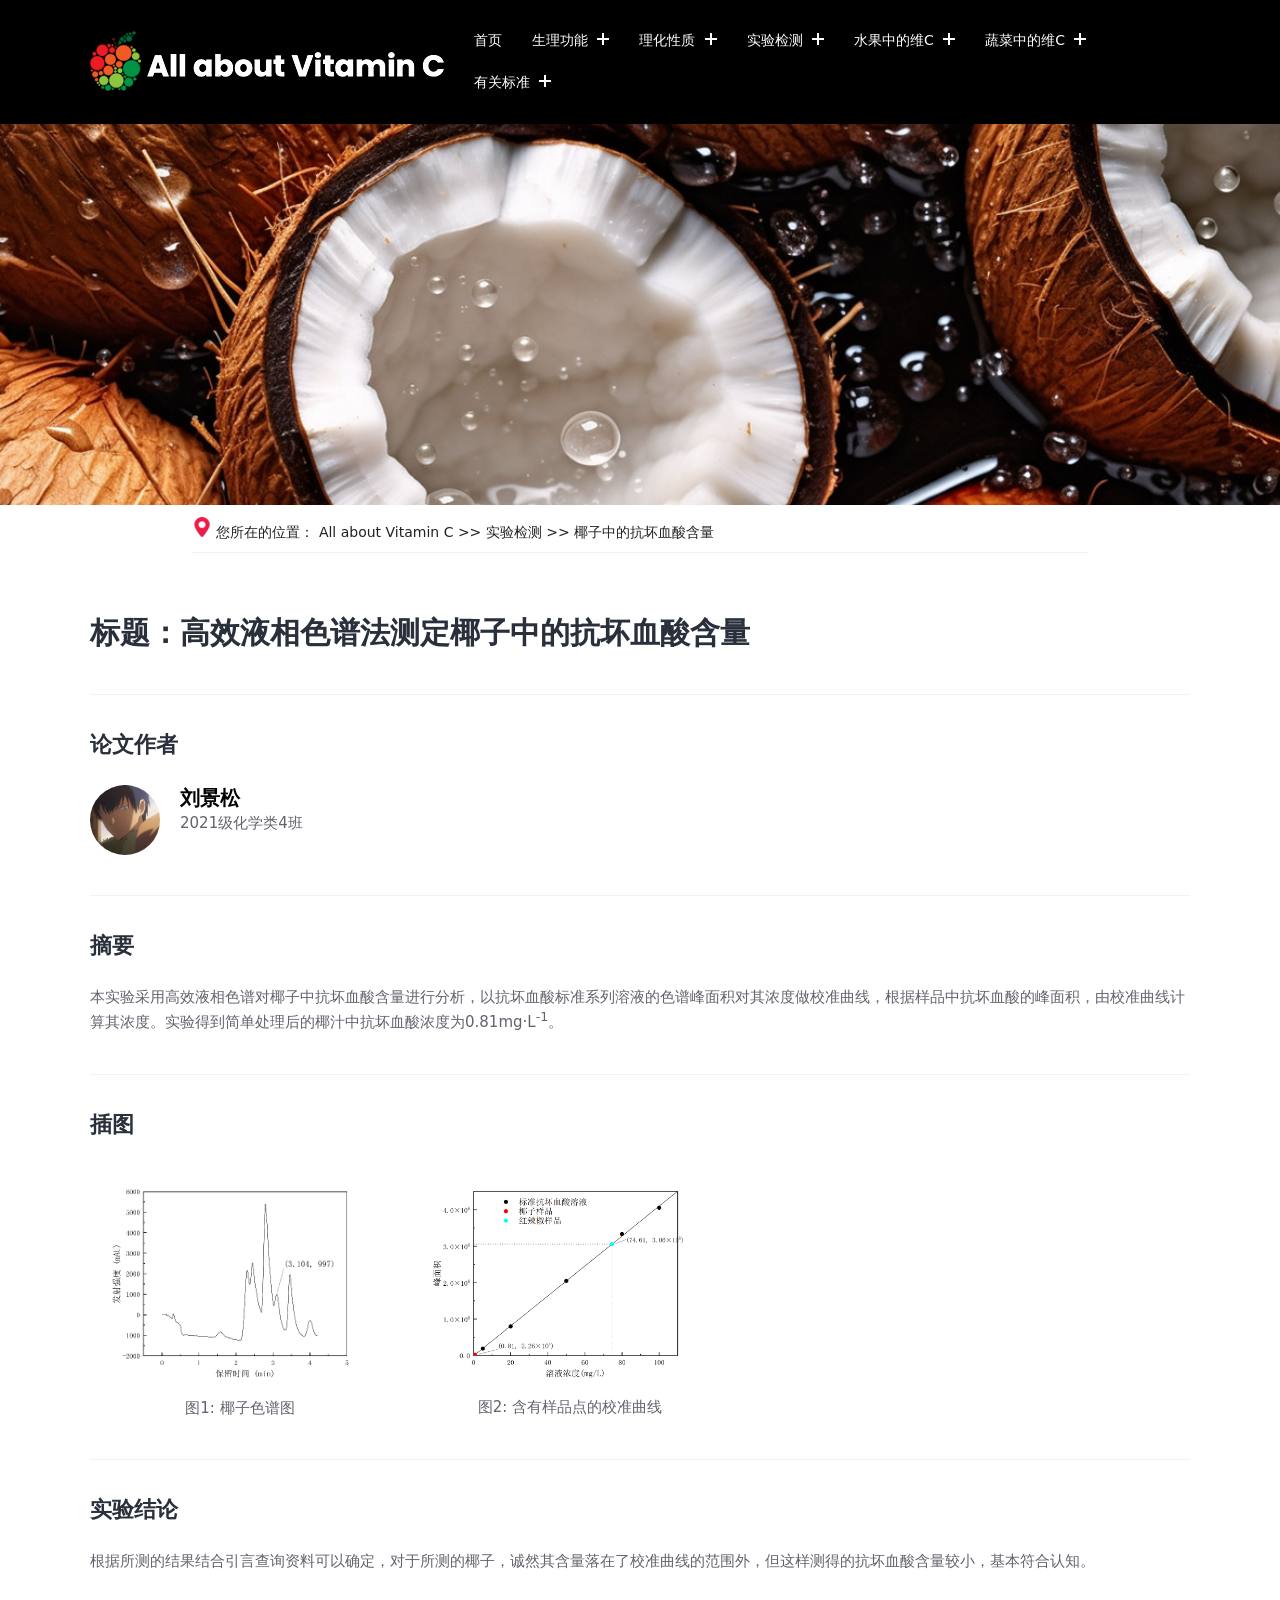
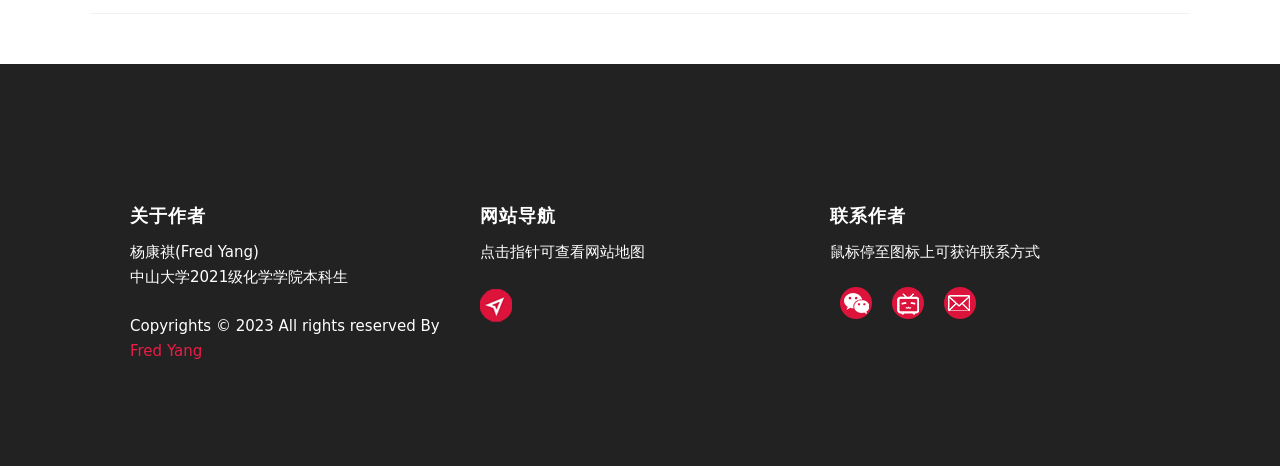
<file: docs/analysis/content_ljs.html>
<!DOCTYPE html>
<!-- 2023年6月25日 -->
<!-- ©2023 all rights reserved by Fredyang -->
<!-- 感谢厚朴工作室师兄师姐提供的教程 -->
<!-- 感谢瞿俊雄老师的课堂指导 -->
<html lang="en">
<head>
    <!-- 设置文件MIME类型，字符所使用的字符集 -->
    <meta charset="UTF-8">
    <!-- IE下打开时，默认使用EDGE模式 -->
    <meta http-equiv="X-UA-Compatible" content="IE=edge">
    <title>All about Vitamin C-实验检测-椰子</title>
    <!-- 用于浏览器网页标签的logo 可以通过修改 href 属性的内容来修改网页标签的logo-->
    <link rel="icon" href="../images/favicon.ico" type="image/x-icon">
    <!-- 引入CSS样式 -->
    <link rel="stylesheet" href="../main.css">
    <link rel="stylesheet" href="https://cdnjs.cloudflare.com/ajax/libs/font-awesome/6.2.1/css/all.min.css" />
    <link rel="stylesheet" href="../animate.css">
    <!-- 视口元标记 -->
    <meta name="viewport" content="width=device-width, initial-scale=1.0">
</head>
<body>
    <!-- 导航条部分 -->
    <nav id="navbar2">
        <a href="../index.html" class="logo"><img src="../images/logo.png" /></a>
        <div class="links menu nav-menu" id="nav">
          <div class="menu-item">
            <a class="menu-a" data-toggle="sub-menu" href="../index.html">首页</a>
          </div>
          <div class="menu-item menu-item-has-children">
            <a class="menu-a" data-toggle="sub-menu" href="../features/column.html">生理功能 <i class="plus"></i></a>
            <ul class="sub-menu">
              <li class="menu-item"><a href="../features/content_whiteskin.html">皮肤美白</a></li>
              <li class="menu-item"><a href="#">抗氧化</a></li>
              <li class="menu-item"><a href="#">促进胶原蛋白合成</a></li>
            </ul>
          </div>
          <div class="menu-item menu-item-has-children">
            <a class="menu-a" data-toggle="sub-menu" href="../property/column.html">理化性质 <i class="plus"></i></a>
            <ul class="sub-menu">
              <li class="menu-item"><a href="../property/content-physics.html">抗坏血酸的物理性质</a></li>
              <li class="menu-item"><a href="#">抗坏血酸的化学性质</a></li>
            </ul>
          </div>
          <div class="menu-item menu-item-has-children">
            <a class="menu-a" data-toggle="sub-menu" href="../analysis/column.html">实验检测 <i class="plus"></i></a>
            <ul class="sub-menu">
              <li class="menu-item"><a href="../analysis/content_az.html">青椒中的抗坏血酸含量</a></li>
              <li class="menu-item"><a href="../analysis/content_ykq.html">红辣椒中的抗坏血酸含量</a></li>
              <li class="menu-item"><a href="../analysis/content_ljs.html">椰子中的抗坏血酸含量</a></li>
              <li class="menu-item"><a href="../analysis/content_mk.html">奇异果中的抗坏血酸含量</a></li>
              <li class="menu-item"><a href="../analysis/content_syx.html">西瓜中的抗坏血酸含量</a></li>
              <li class="menu-item"><a href="../analysis/content_zqq.html">橙子中的抗坏血酸含量</a></li>
            </ul>
          </div>
          <div class="menu-item menu-item-has-children">
            <a class="menu-a" data-toggle="sub-menu" href="#">水果中的维C <i class="plus"></i></a>
            <ul class="sub-menu">
              <li class="menu-item"><a href="#">苹果维C数据报表</a></li>
              <li class="menu-item"><a href="#">橘子维C数据报表</a></li>
              <li class="menu-item"><a href="#">葡萄维C数据报表</a></li>
              <li class="menu-item"><a href="#">柠檬维C数据报表</a></li>
            </ul>
          </div>
          <div class="menu-item menu-item-has-children">
            <a class="menu-a" data-toggle="sub-menu" href="#">蔬菜中的维C <i class="plus"></i></a>
            <ul class="sub-menu">
              <li class="menu-item"><a href="#">辣椒维C数据报表</a></li>
              <li class="menu-item"><a href="#">茄子维C数据报表</a></li>
              <li class="menu-item"><a href="#">白菜维C数据报表</a></li>
              <li class="menu-item"><a href="#">番茄维C数据报表</a></li>
            </ul>
          </div>
          <div class="menu-item menu-item-has-children">
            <a class="menu-a" data-toggle="sub-menu" href="#">有关标准 <i class="plus"></i></a>
            <ul class="sub-menu">
              <li class="menu-item"><a href="#">维生素C药片含量规定</a></li>
              <li class="menu-item"><a href="#">人体每日摄入含量建议</a></li>
            </ul>
          </div>
        </div>
        <div class="fas fa-bars" id="menu-btn" onclick="openmenu()"></div>
        <div class="fa-solid fa-xmark" id="close" onclick="closemenu()"></div>
    </nav>

    <!-- 文章头图 -->
    <header>
        <img src="../images/article/archead_ljs.jpg" width="100%">
    </header>

    <script src="../js/script.js"></script>

    <!-- 面包屑导航 -->
    <div class="hope_container" id="hope_container" >
        <i class="location_icon"></i>
        <img src="../images/icons/mianbaoxie.png" width="20px">
        <span>您所在的位置：</span>
        <!--通过改变a标签、span标签的数量和内容来改变网站的位置-->
        <a href="../index.html">All about Vitamin C</a>
        <span>&gt;&gt; </span>
        <a href="../analysis/column.html">实验检测</a>
        <span>&gt;&gt; </span>
        <a href="../analysis/content_ljs.html">椰子中的抗坏血酸含量</a>
        <hr>
    </div>

    <!-- 文章主要内容 -->
    <section class="article" id="article">
        <h2 class="animate__animated animate__fadeInUp wow">标题：高效液相色谱法测定椰子中的抗坏血酸含量</h2>
        
        <hr>

        <h3 class="animate__animated animate__fadeInUp wow">论文作者</h3>
        <div class="author">
            <img src="../images/article/headshot_ljs.jpeg" class="animate__animated animate__fadeInLeft wow">
            <div class="author-det">
                <h5 class="animate__animated animate__fadeInLeft wow">刘景松</h5>
                <p class="animate__animated animate__fadeInLeft wow">2021级化学类4班</p>
            </div>
        </div>

        <hr>

        <div class="content">
            <h3 class="animate__animated animate__fadeInUp wow">摘要</h3>
            <p class="animate__animated animate__fadeInRight wow">
                本实验采用高效液相色谱对椰子中抗坏血酸含量进行分析，以抗坏血酸标准系列溶液的色谱峰面积对其浓度做校准曲线，根据样品中抗坏血酸的峰面积，由校准曲线计算其浓度。实验得到简单处理后的椰汁中抗坏血酸浓度为0.81mg·L<sup>-1</sup>。
            </p>
            <hr>
            <h3 class="animate__animated animate__fadeInUp wow">插图</h3>
            <div class="image-container">
                <div class="image-item" id="article-pic1">
                  <img src="../images/article/article_ljs_pic1.png" alt="图1" width="300px" class="animate__animated animate__fadeInLeft wow">
                  <p class="animate__animated animate__fadeInLeft wow">图1: 椰子色谱图</p>
                </div>
                <div class="image-item" id="article-pic2">
                  <img src="../images/article/article_ljs_pic2.png" alt="图2" width="300px" class="animate__animated animate__fadeInRight wow">
                  <p class="animate__animated animate__fadeInRight wow">图2: 含有样品点的校准曲线</p>
                </div>
            </div>
            <hr>
            <h3 class="animate__animated animate__fadeInUp wow">实验结论</h3>
            <p class="animate__animated animate__zoomIn wow">
                根据所测的结果结合引言查询资料可以确定，对于所测的椰子，诚然其含量落在了校准曲线的范围外，但这样测得的抗坏血酸含量较小，基本符合认知。
            </p>
            <hr>
        </div>
    </section>

    
    <!-- Footer部分开始 -->
    <div class="footer">
        <div class="container animate__animated animate__fadeIn wow">
        <div class="footer-box">
            <h3>关于作者</h3>
            <p>杨康祺(Fred Yang)<br />中山大学2021级化学学院本科生<br /></p>
            <p>
            Copyrights &copy; 2023 All rights reserved By
            <a href="../aboutME.html"><br />Fred Yang</a>
            </p>
        </div>
        <div class="footer-box">
            <h3>网站导航</h3>
            <p>点击指针可查看网站地图</p>
            <p>
            <a href="../map.html"><img class="map" src="../images/icons/icon_nav.png" /></a>
            </p>
        </div>
        <div class="footer-box">
            <h3>联系作者</h3>
            <p>鼠标停至图标上可获许联系方式</p>
            <div>
            <a href="#" class="footer-icon-link icon_wechat">
                <span class="footer_toolbar toolbar_wechat toolbar_main_move"></span>
            </a>
            <a href="#" class="footer-icon-link icon_bilibili">
                <span class="footer_toolbar toolbar_bilibili toolbar_main_move"></span>
            </a>
            <a href="#" class="footer-icon-link icon_email">
                <span class="footer_toolbar toolbar_email toolbar_main_move"></span>
            </a>
            </div>
        </div>
        </div>
    </div>
    <!-- Footer部分结束 -->

    <!-- 调用wow -->
    <script src="../js/wow.min.js"></script>
    <script>
        new WOW().init();
    </script>
</body>
</html>
</file>
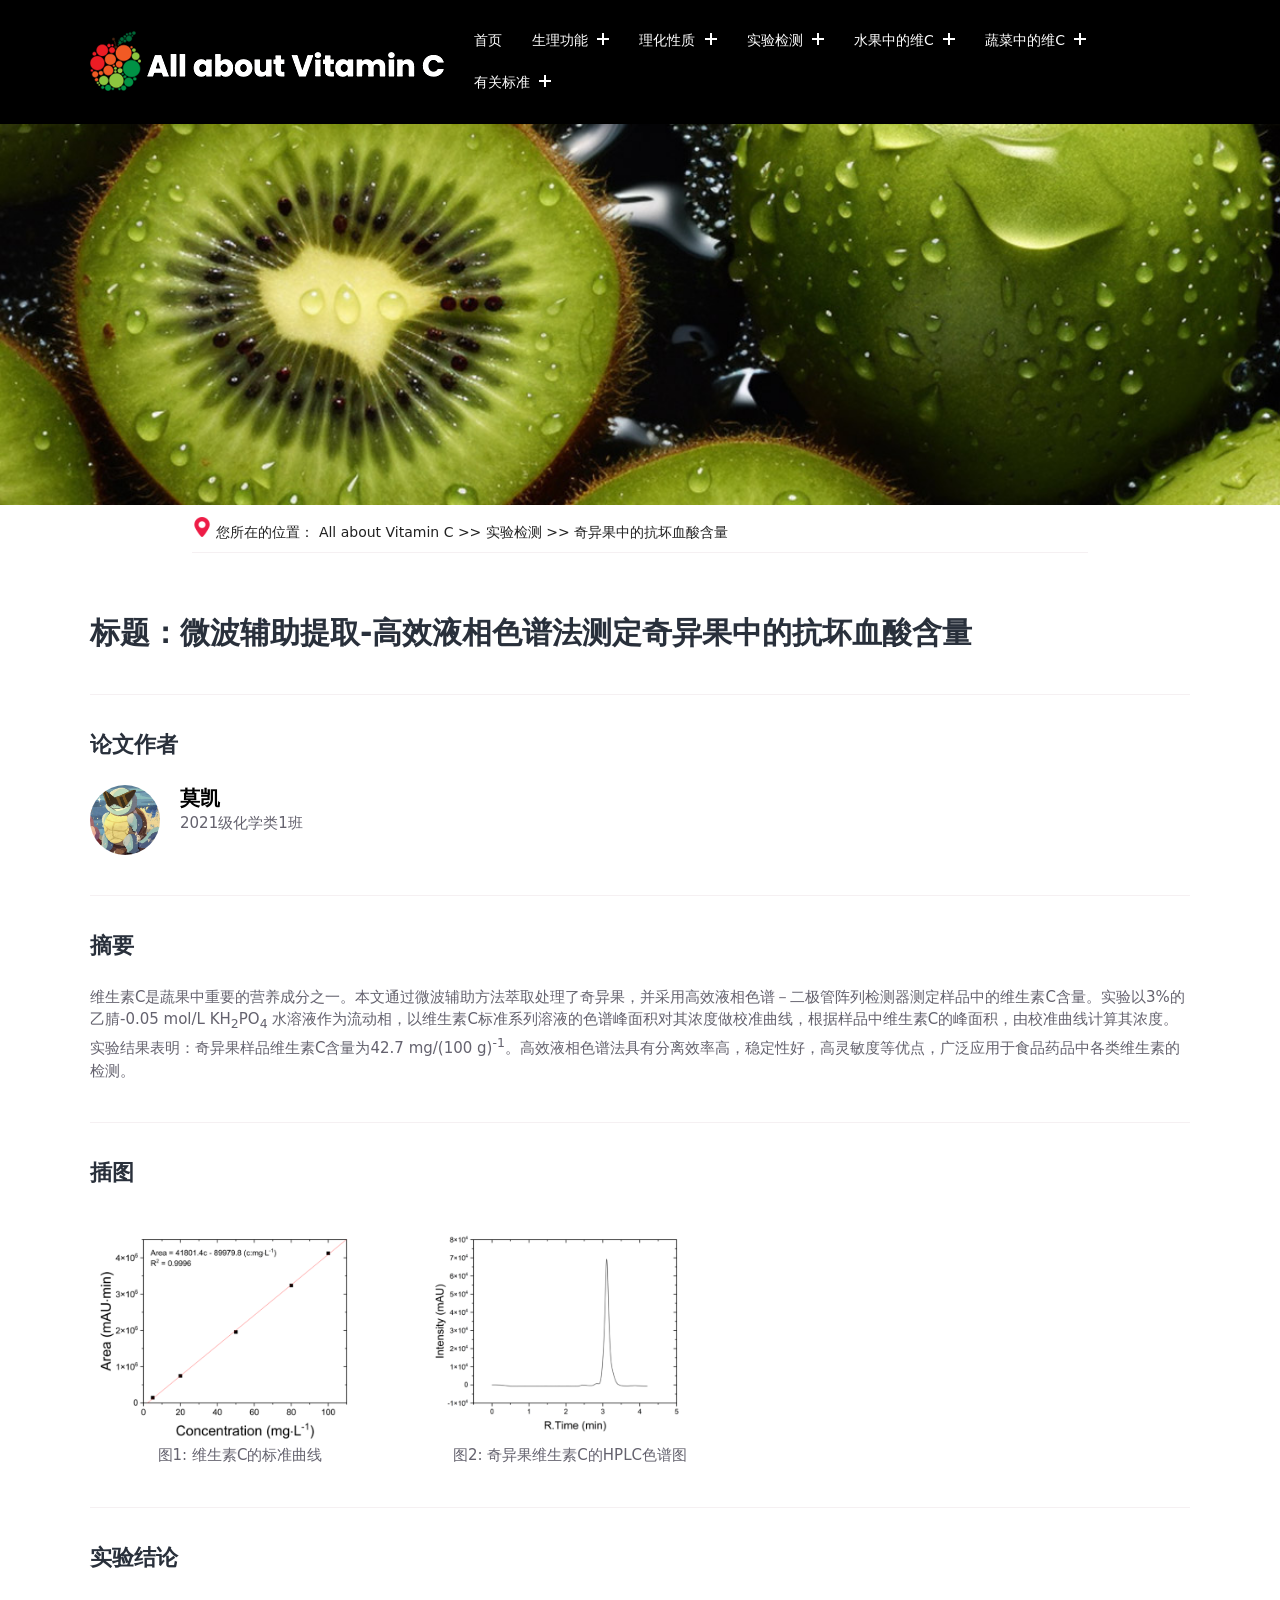
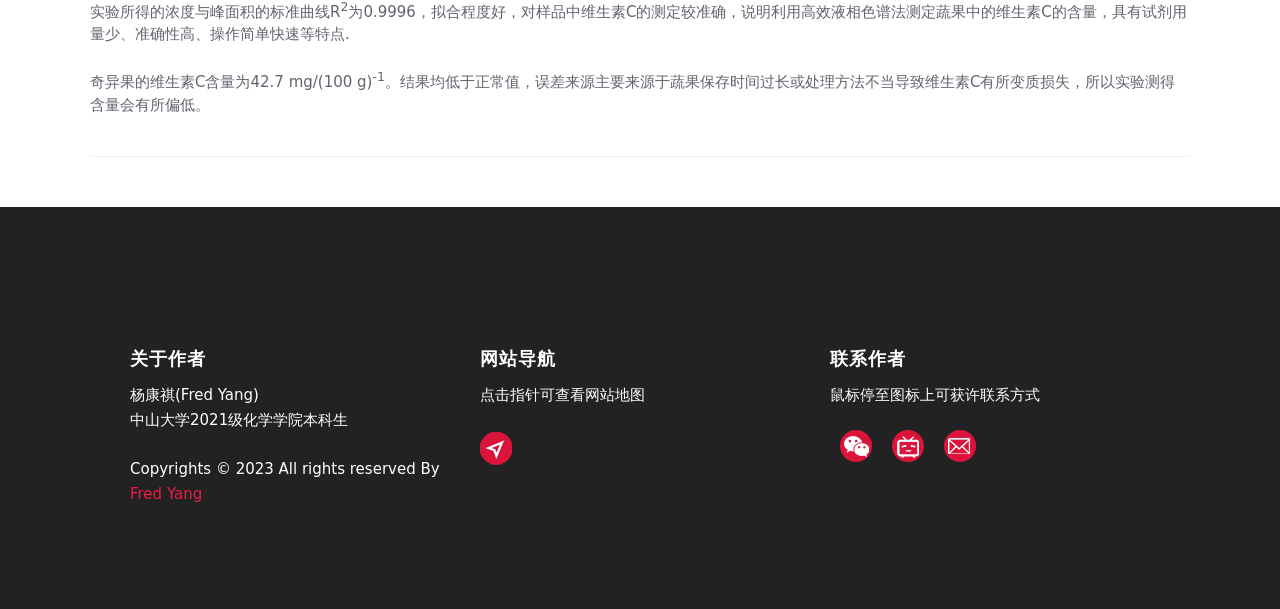
<file: docs/analysis/content_mk.html>
<!DOCTYPE html>
<!-- 2023年6月25日 -->
<!-- ©2023 all rights reserved by Fredyang -->
<!-- 感谢厚朴工作室师兄师姐提供的教程 -->
<!-- 感谢瞿俊雄老师的课堂指导 -->
<html lang="en">
<head>
    <!-- 设置文件MIME类型，字符所使用的字符集 -->
    <meta charset="UTF-8">
    <!-- IE下打开时，默认使用EDGE模式 -->
    <meta http-equiv="X-UA-Compatible" content="IE=edge">
    <title>All about Vitamin C-实验检测-奇异果</title>
    <!-- 用于浏览器网页标签的logo 可以通过修改 href 属性的内容来修改网页标签的logo-->
    <link rel="icon" href="../images/favicon.ico" type="image/x-icon">
    <!-- 引入CSS样式 -->
    <link rel="stylesheet" href="../main.css">
    <link rel="stylesheet" href="https://cdnjs.cloudflare.com/ajax/libs/font-awesome/6.2.1/css/all.min.css" />
    <link rel="stylesheet" href="../animate.css">
    <!-- 视口元标记 -->
    <meta name="viewport" content="width=device-width, initial-scale=1.0">
</head>
<body>
    <!-- 导航条部分 -->
    <nav id="navbar2">
        <a href="../index.html" class="logo"><img src="../images/logo.png" /></a>
        <div class="links menu nav-menu" id="nav">
          <div class="menu-item">
            <a class="menu-a" data-toggle="sub-menu" href="../index.html">首页</a>
          </div>
          <div class="menu-item menu-item-has-children">
            <a class="menu-a" data-toggle="sub-menu" href="../features/column.html">生理功能 <i class="plus"></i></a>
            <ul class="sub-menu">
              <li class="menu-item"><a href="../features/content_whiteskin.html">皮肤美白</a></li>
              <li class="menu-item"><a href="#">抗氧化</a></li>
              <li class="menu-item"><a href="#">促进胶原蛋白合成</a></li>
            </ul>
          </div>
          <div class="menu-item menu-item-has-children">
            <a class="menu-a" data-toggle="sub-menu" href="../property/column.html">理化性质 <i class="plus"></i></a>
            <ul class="sub-menu">
              <li class="menu-item"><a href="../property/content-physics.html">抗坏血酸的物理性质</a></li>
              <li class="menu-item"><a href="#">抗坏血酸的化学性质</a></li>
            </ul>
          </div>
          <div class="menu-item menu-item-has-children">
            <a class="menu-a" data-toggle="sub-menu" href="../analysis/column.html">实验检测 <i class="plus"></i></a>
            <ul class="sub-menu">
              <li class="menu-item"><a href="../analysis/content_az.html">青椒中的抗坏血酸含量</a></li>
              <li class="menu-item"><a href="../analysis/content_ykq.html">红辣椒中的抗坏血酸含量</a></li>
              <li class="menu-item"><a href="../analysis/content_ljs.html">椰子中的抗坏血酸含量</a></li>
              <li class="menu-item"><a href="../analysis/content_mk.html">奇异果中的抗坏血酸含量</a></li>
              <li class="menu-item"><a href="../analysis/content_syx.html">西瓜中的抗坏血酸含量</a></li>
              <li class="menu-item"><a href="../analysis/content_zqq.html">橙子中的抗坏血酸含量</a></li>
            </ul>
          </div>
          <div class="menu-item menu-item-has-children">
            <a class="menu-a" data-toggle="sub-menu" href="#">水果中的维C <i class="plus"></i></a>
            <ul class="sub-menu">
              <li class="menu-item"><a href="#">苹果维C数据报表</a></li>
              <li class="menu-item"><a href="#">橘子维C数据报表</a></li>
              <li class="menu-item"><a href="#">葡萄维C数据报表</a></li>
              <li class="menu-item"><a href="#">柠檬维C数据报表</a></li>
            </ul>
          </div>
          <div class="menu-item menu-item-has-children">
            <a class="menu-a" data-toggle="sub-menu" href="#">蔬菜中的维C <i class="plus"></i></a>
            <ul class="sub-menu">
              <li class="menu-item"><a href="#">辣椒维C数据报表</a></li>
              <li class="menu-item"><a href="#">茄子维C数据报表</a></li>
              <li class="menu-item"><a href="#">白菜维C数据报表</a></li>
              <li class="menu-item"><a href="#">番茄维C数据报表</a></li>
            </ul>
          </div>
          <div class="menu-item menu-item-has-children">
            <a class="menu-a" data-toggle="sub-menu" href="#">有关标准 <i class="plus"></i></a>
            <ul class="sub-menu">
              <li class="menu-item"><a href="#">维生素C药片含量规定</a></li>
              <li class="menu-item"><a href="#">人体每日摄入含量建议</a></li>
            </ul>
          </div>
        </div>
        <div class="fas fa-bars" id="menu-btn" onclick="openmenu()"></div>
        <div class="fa-solid fa-xmark" id="close" onclick="closemenu()"></div>
    </nav>

    <!-- 文章头图 -->
    <header>
        <img src="../images/article/archead_mk.jpg" width="100%">
    </header>

    <script src="../js/script.js"></script>

    <!-- 面包屑导航 -->
    <div class="hope_container" id="hope_container" >
        <i class="location_icon"></i>
        <img src="../images/icons/mianbaoxie.png" width="20px">
        <span>您所在的位置：</span>
        <!--通过改变a标签、span标签的数量和内容来改变网站的位置-->
        <a href="../index.html">All about Vitamin C</a>
        <span>&gt;&gt; </span>
        <a href="../analysis/column.html">实验检测</a>
        <span>&gt;&gt; </span>
        <a href="../analysis/content_mk.html">奇异果中的抗坏血酸含量</a>
        <hr>
    </div>

    <!-- 文章主要内容 -->
    <section class="article" id="article">
        <h2 class="animate__animated animate__fadeInUp wow">标题：微波辅助提取-高效液相色谱法测定奇异果中的抗坏血酸含量</h2>
        
        <hr>

        <h3 class="animate__animated animate__fadeInUp wow">论文作者</h3>
        <div class="author">
            <img src="../images/article/headshot_mk.jpeg" class="animate__animated animate__fadeInLeft wow">
            <div class="author-det">
                <h5 class="animate__animated animate__fadeInLeft wow">莫凯</h5>
                <p class="animate__animated animate__fadeInLeft wow">2021级化学类1班</p>
            </div>
        </div>

        <hr>

        <div class="content">
            <h3 class="animate__animated animate__fadeInUp wow">摘要</h3>
            <p class="animate__animated animate__fadeInRight wow">
              维生素C是蔬果中重要的营养成分之一。本文通过微波辅助方法萃取处理了奇异果，并采用高效液相色谱－二极管阵列检测器测定样品中的维生素C含量。实验以3%的乙腈-0.05 mol/L KH<sub>2</sub>PO<sub>4</sub> 水溶液作为流动相，以维生素C标准系列溶液的色谱峰面积对其浓度做校准曲线，根据样品中维生素C的峰面积，由校准曲线计算其浓度。实验结果表明：奇异果样品维生素C含量为42.7 mg/(100 g)<sup>-1</sup>。高效液相色谱法具有分离效率高，稳定性好，高灵敏度等优点，广泛应用于食品药品中各类维生素的检测。
            </p>
            <hr>
            <h3 class="animate__animated animate__fadeInUp wow">插图</h3>
            <div class="image-container">
                <div class="image-item" id="article-pic1">
                  <img src="../images/article/article_mk_pic1.png" alt="图1" width="300px" class="animate__animated animate__fadeInLeft wow">
                  <p class="animate__animated animate__fadeInLeft wow">图1: 维生素C的标准曲线</p>
                </div>
                <div class="image-item" id="article-pic2">
                  <img src="../images/article/article_mk_pic2.png" alt="图2" width="300px" class="animate__animated animate__fadeInRight wow">
                  <p class="animate__animated animate__fadeInRight wow">图2: 奇异果维生素C的HPLC色谱图</p>
                </div>
            </div>
            <hr>
            <h3 class="animate__animated animate__fadeInUp wow">实验结论</h3>
            <p class="animate__animated animate__zoomIn wow">
              实验所得的浓度与峰面积的标准曲线R<sup>2</sup>为0.9996，拟合程度好，对样品中维生素C的测定较准确，说明利用高效液相色谱法测定蔬果中的维生素C的含量，具有试剂用量少、准确性高、操作简单快速等特点.<br><br>
              奇异果的维生素C含量为42.7 mg/(100 g)<sup>-1</sup>。结果均低于正常值，误差来源主要来源于蔬果保存时间过长或处理方法不当导致维生素C有所变质损失，所以实验测得含量会有所偏低。
              
            </p>
            <hr>
        </div>
    </section>

    
    <!-- Footer部分开始 -->
    <div class="footer">
        <div class="container animate__animated animate__fadeIn wow">
        <div class="footer-box">
            <h3>关于作者</h3>
            <p>杨康祺(Fred Yang)<br />中山大学2021级化学学院本科生<br /></p>
            <p>
            Copyrights &copy; 2023 All rights reserved By
            <a href="../aboutME.html"><br />Fred Yang</a>
            </p>
        </div>
        <div class="footer-box">
            <h3>网站导航</h3>
            <p>点击指针可查看网站地图</p>
            <p>
            <a href="../map.html"><img class="map" src="../images/icons/icon_nav.png" /></a>
            </p>
        </div>
        <div class="footer-box">
            <h3>联系作者</h3>
            <p>鼠标停至图标上可获许联系方式</p>
            <div>
            <a href="#" class="footer-icon-link icon_wechat">
                <span class="footer_toolbar toolbar_wechat toolbar_main_move"></span>
            </a>
            <a href="#" class="footer-icon-link icon_bilibili">
                <span class="footer_toolbar toolbar_bilibili toolbar_main_move"></span>
            </a>
            <a href="#" class="footer-icon-link icon_email">
                <span class="footer_toolbar toolbar_email toolbar_main_move"></span>
            </a>
            </div>
        </div>
        </div>
    </div>
    <!-- Footer部分结束 -->

    <!-- 调用wow -->
    <script src="../js/wow.min.js"></script>
    <script>
        new WOW().init();
    </script>
</body>
</html>
</file>
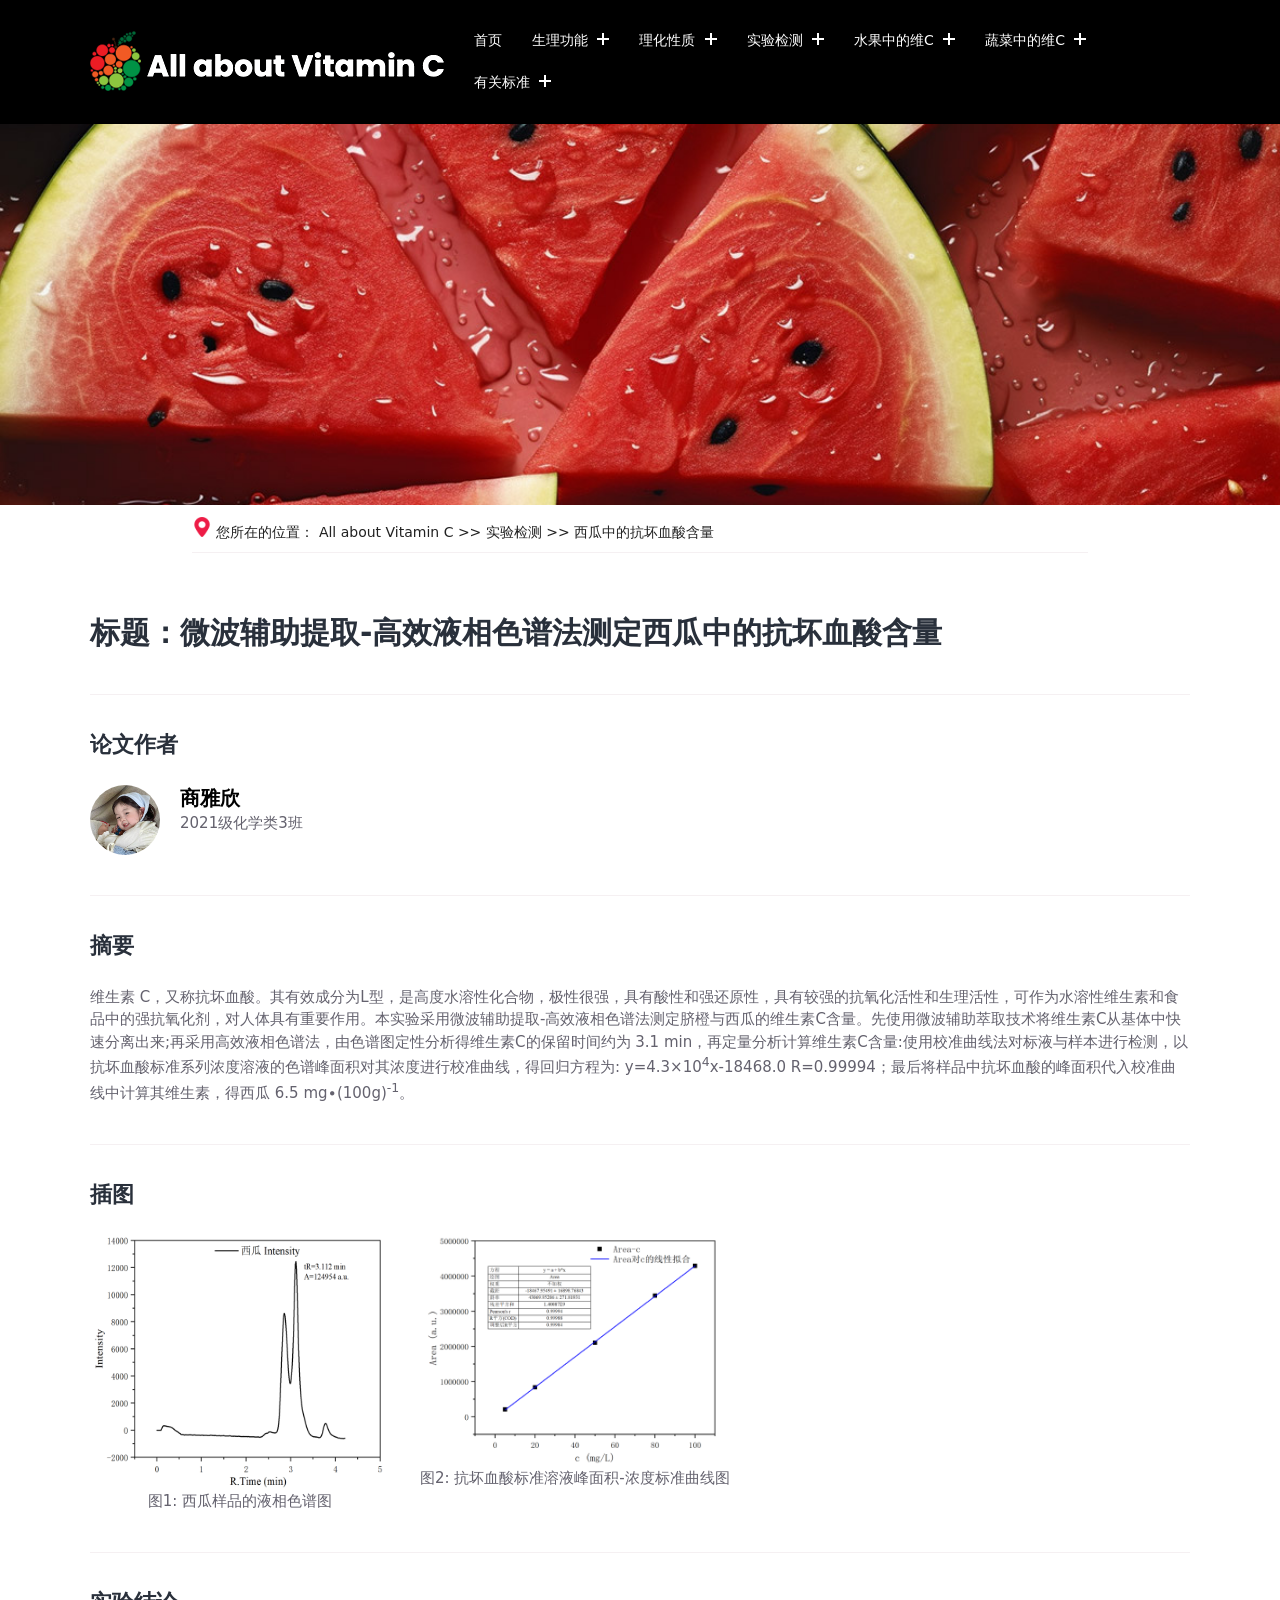
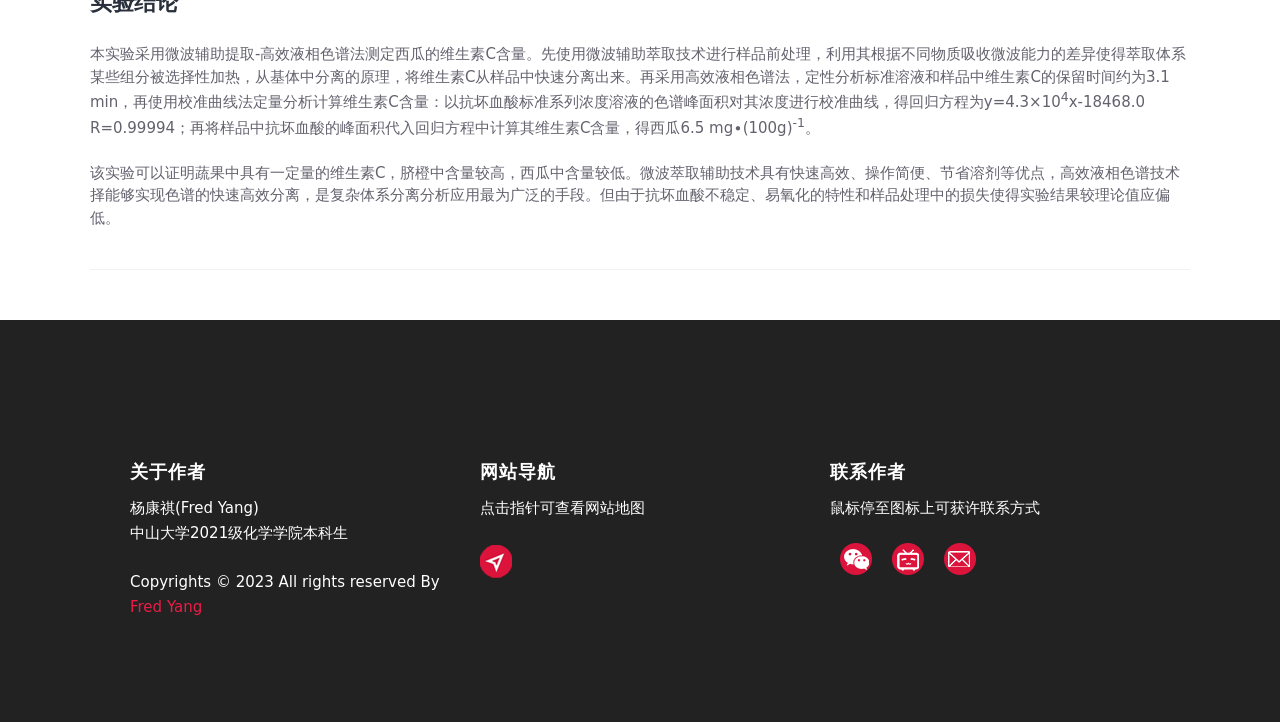
<file: docs/analysis/content_syx.html>
<!DOCTYPE html>
<!-- 2023年6月25日 -->
<!-- ©2023 all rights reserved by Fredyang -->
<!-- 感谢厚朴工作室师兄师姐提供的教程 -->
<!-- 感谢瞿俊雄老师的课堂指导 -->
<html lang="en">
<head>
    <!-- 设置文件MIME类型，字符所使用的字符集 -->
    <meta charset="UTF-8">
    <!-- IE下打开时，默认使用EDGE模式 -->
    <meta http-equiv="X-UA-Compatible" content="IE=edge">
    <title>All about Vitamin C-实验检测-西瓜</title>
    <!-- 用于浏览器网页标签的logo 可以通过修改 href 属性的内容来修改网页标签的logo-->
    <link rel="icon" href="../images/favicon.ico" type="image/x-icon">
    <!-- 引入CSS样式 -->
    <link rel="stylesheet" href="../main.css">
    <link rel="stylesheet" href="https://cdnjs.cloudflare.com/ajax/libs/font-awesome/6.2.1/css/all.min.css" />
    <link rel="stylesheet" href="../animate.css">
    <!-- 视口元标记 -->
    <meta name="viewport" content="width=device-width, initial-scale=1.0">
</head>
<body>
    <!-- 导航条部分 -->
    <nav id="navbar2">
        <a href="../index.html" class="logo"><img src="../images/logo.png" /></a>
        <div class="links menu nav-menu" id="nav">
          <div class="menu-item">
            <a class="menu-a" data-toggle="sub-menu" href="../index.html">首页</a>
          </div>
          <div class="menu-item menu-item-has-children">
            <a class="menu-a" data-toggle="sub-menu" href="../features/column.html">生理功能 <i class="plus"></i></a>
            <ul class="sub-menu">
              <li class="menu-item"><a href="../features/content_whiteskin.html">皮肤美白</a></li>
              <li class="menu-item"><a href="#">抗氧化</a></li>
              <li class="menu-item"><a href="#">促进胶原蛋白合成</a></li>
            </ul>
          </div>
          <div class="menu-item menu-item-has-children">
            <a class="menu-a" data-toggle="sub-menu" href="../property/column.html">理化性质 <i class="plus"></i></a>
            <ul class="sub-menu">
              <li class="menu-item"><a href="../property/content-physics.html">抗坏血酸的物理性质</a></li>
              <li class="menu-item"><a href="#">抗坏血酸的化学性质</a></li>
            </ul>
          </div>
          <div class="menu-item menu-item-has-children">
            <a class="menu-a" data-toggle="sub-menu" href="../analysis/column.html">实验检测 <i class="plus"></i></a>
            <ul class="sub-menu">
              <li class="menu-item"><a href="../analysis/content_az.html">青椒中的抗坏血酸含量</a></li>
              <li class="menu-item"><a href="../analysis/content_ykq.html">红辣椒中的抗坏血酸含量</a></li>
              <li class="menu-item"><a href="../analysis/content_ljs.html">椰子中的抗坏血酸含量</a></li>
              <li class="menu-item"><a href="../analysis/content_mk.html">奇异果中的抗坏血酸含量</a></li>
              <li class="menu-item"><a href="../analysis/content_syx.html">西瓜中的抗坏血酸含量</a></li>
              <li class="menu-item"><a href="../analysis/content_zqq.html">橙子中的抗坏血酸含量</a></li>
            </ul>
          </div>
          <div class="menu-item menu-item-has-children">
            <a class="menu-a" data-toggle="sub-menu" href="#">水果中的维C <i class="plus"></i></a>
            <ul class="sub-menu">
              <li class="menu-item"><a href="#">苹果维C数据报表</a></li>
              <li class="menu-item"><a href="#">橘子维C数据报表</a></li>
              <li class="menu-item"><a href="#">葡萄维C数据报表</a></li>
              <li class="menu-item"><a href="#">柠檬维C数据报表</a></li>
            </ul>
          </div>
          <div class="menu-item menu-item-has-children">
            <a class="menu-a" data-toggle="sub-menu" href="#">蔬菜中的维C <i class="plus"></i></a>
            <ul class="sub-menu">
              <li class="menu-item"><a href="#">辣椒维C数据报表</a></li>
              <li class="menu-item"><a href="#">茄子维C数据报表</a></li>
              <li class="menu-item"><a href="#">白菜维C数据报表</a></li>
              <li class="menu-item"><a href="#">番茄维C数据报表</a></li>
            </ul>
          </div>
          <div class="menu-item menu-item-has-children">
            <a class="menu-a" data-toggle="sub-menu" href="#">有关标准 <i class="plus"></i></a>
            <ul class="sub-menu">
              <li class="menu-item"><a href="#">维生素C药片含量规定</a></li>
              <li class="menu-item"><a href="#">人体每日摄入含量建议</a></li>
            </ul>
          </div>
        </div>
        <div class="fas fa-bars" id="menu-btn" onclick="openmenu()"></div>
        <div class="fa-solid fa-xmark" id="close" onclick="closemenu()"></div>
    </nav>

    <!-- 文章头图 -->
    <header>
        <img src="../images/article/archead_syx.jpg" width="100%">
    </header>

    <script src="../js/script.js"></script>

    <!-- 面包屑导航 -->
    <div class="hope_container" id="hope_container" >
        <i class="location_icon"></i>
        <img src="../images/icons/mianbaoxie.png" width="20px">
        <span>您所在的位置：</span>
        <!--通过改变a标签、span标签的数量和内容来改变网站的位置-->
        <a href="../index.html">All about Vitamin C</a>
        <span>&gt;&gt; </span>
        <a href="../analysis/column.html">实验检测</a>
        <span>&gt;&gt; </span>
        <a href="../analysis/content_syx.html">西瓜中的抗坏血酸含量</a>
        <hr>
    </div>

    <!-- 文章主要内容 -->
    <section class="article" id="article">
        <h2 class="animate__animated animate__fadeInUp wow">标题：微波辅助提取-高效液相色谱法测定西瓜中的抗坏血酸含量</h2>
        
        <hr>

        <h3 class="animate__animated animate__fadeInUp wow">论文作者</h3>
        <div class="author">
            <img src="../images/article/headshot_syx.jpeg" class="animate__animated animate__fadeInLeft wow">
            <div class="author-det">
                <h5 class="animate__animated animate__fadeInLeft wow">商雅欣</h5>
                <p class="animate__animated animate__fadeInLeft wow">2021级化学类3班</p>
            </div>
        </div>

        <hr>

        <div class="content">
            <h3 class="animate__animated animate__fadeInUp wow">摘要</h3>
            <p class="animate__animated animate__fadeInRight wow">
              维生素 C，又称抗坏血酸。其有效成分为L型，是高度水溶性化合物，极性很强，具有酸性和强还原性，具有较强的抗氧化活性和生理活性，可作为水溶性维生素和食品中的强抗氧化剂，对人体具有重要作用。本实验采用微波辅助提取-高效液相色谱法测定脐橙与西瓜的维生素C含量。先使用微波辅助萃取技术将维生素C从基体中快速分离出来;再采用高效液相色谱法，由色谱图定性分析得维生素C的保留时间约为 3.1 min，再定量分析计算维生素C含量:使用校准曲线法对标液与样本进行检测，以抗坏血酸标准系列浓度溶液的色谱峰面积对其浓度进行校准曲线，得回归方程为: y=4.3×10<sup>4</sup>x-18468.0  R=0.99994；最后将样品中抗坏血酸的峰面积代入校准曲线中计算其维生素，得西瓜 6.5 mg∙(100g)<sup>-1</sup>。
            </p>
            <hr>
            <h3 class="animate__animated animate__fadeInUp wow">插图</h3>
            <div class="image-container">
                <div class="image-item" id="article-pic1">
                  <img src="../images/article/article_syx_pic1.png" alt="图1" width="300px" class="animate__animated animate__fadeInLeft wow">
                  <p class="animate__animated animate__fadeInLeft wow">图1: 西瓜样品的液相色谱图</p>
                </div>
                <div class="image-item" id="article-pic2">
                  <img src="../images/article/article_syx_pic2.png" alt="图2" width="300px" class="animate__animated animate__fadeInRight wow">
                  <p class="animate__animated animate__fadeInRight wow">图2: 抗坏血酸标准溶液峰面积-浓度标准曲线图</p>
                </div>
            </div>
            <hr>
            <h3 class="animate__animated animate__fadeInUp wow">实验结论</h3>
            <p class="animate__animated animate__zoomIn wow">
              本实验采用微波辅助提取-高效液相色谱法测定西瓜的维生素C含量。先使用微波辅助萃取技术进行样品前处理，利用其根据不同物质吸收微波能力的差异使得萃取体系某些组分被选择性加热，从基体中分离的原理，将维生素C从样品中快速分离出来。再采用高效液相色谱法，定性分析标准溶液和样品中维生素C的保留时间约为3.1 min，再使用校准曲线法定量分析计算维生素C含量：以抗坏血酸标准系列浓度溶液的色谱峰面积对其浓度进行校准曲线，得回归方程为y=4.3×10<sup>4</sup>x-18468.0  R=0.99994；再将样品中抗坏血酸的峰面积代入回归方程中计算其维生素C含量，得西瓜6.5 mg∙(100g)<sup>-1</sup>。<br><br>
              该实验可以证明蔬果中具有一定量的维生素C，脐橙中含量较高，西瓜中含量较低。微波萃取辅助技术具有快速高效、操作简便、节省溶剂等优点，高效液相色谱技术择能够实现色谱的快速高效分离，是复杂体系分离分析应用最为广泛的手段。但由于抗坏血酸不稳定、易氧化的特性和样品处理中的损失使得实验结果较理论值应偏低。
              
            </p>
            <hr>
        </div>
    </section>

    
    <!-- Footer部分开始 -->
    <div class="footer">
        <div class="container animate__animated animate__fadeIn wow">
        <div class="footer-box">
            <h3>关于作者</h3>
            <p>杨康祺(Fred Yang)<br />中山大学2021级化学学院本科生<br /></p>
            <p>
            Copyrights &copy; 2023 All rights reserved By
            <a href="../aboutME.html"><br />Fred Yang</a>
            </p>
        </div>
        <div class="footer-box">
            <h3>网站导航</h3>
            <p>点击指针可查看网站地图</p>
            <p>
            <a href="../map.html"><img class="map" src="../images/icons/icon_nav.png" /></a>
            </p>
        </div>
        <div class="footer-box">
            <h3>联系作者</h3>
            <p>鼠标停至图标上可获许联系方式</p>
            <div>
            <a href="#" class="footer-icon-link icon_wechat">
                <span class="footer_toolbar toolbar_wechat toolbar_main_move"></span>
            </a>
            <a href="#" class="footer-icon-link icon_bilibili">
                <span class="footer_toolbar toolbar_bilibili toolbar_main_move"></span>
            </a>
            <a href="#" class="footer-icon-link icon_email">
                <span class="footer_toolbar toolbar_email toolbar_main_move"></span>
            </a>
            </div>
        </div>
        </div>
    </div>
    <!-- Footer部分结束 -->

    <!-- 调用wow -->
    <script src="../js/wow.min.js"></script>
    <script>
        new WOW().init();
    </script>
</body>
</html>
</file>
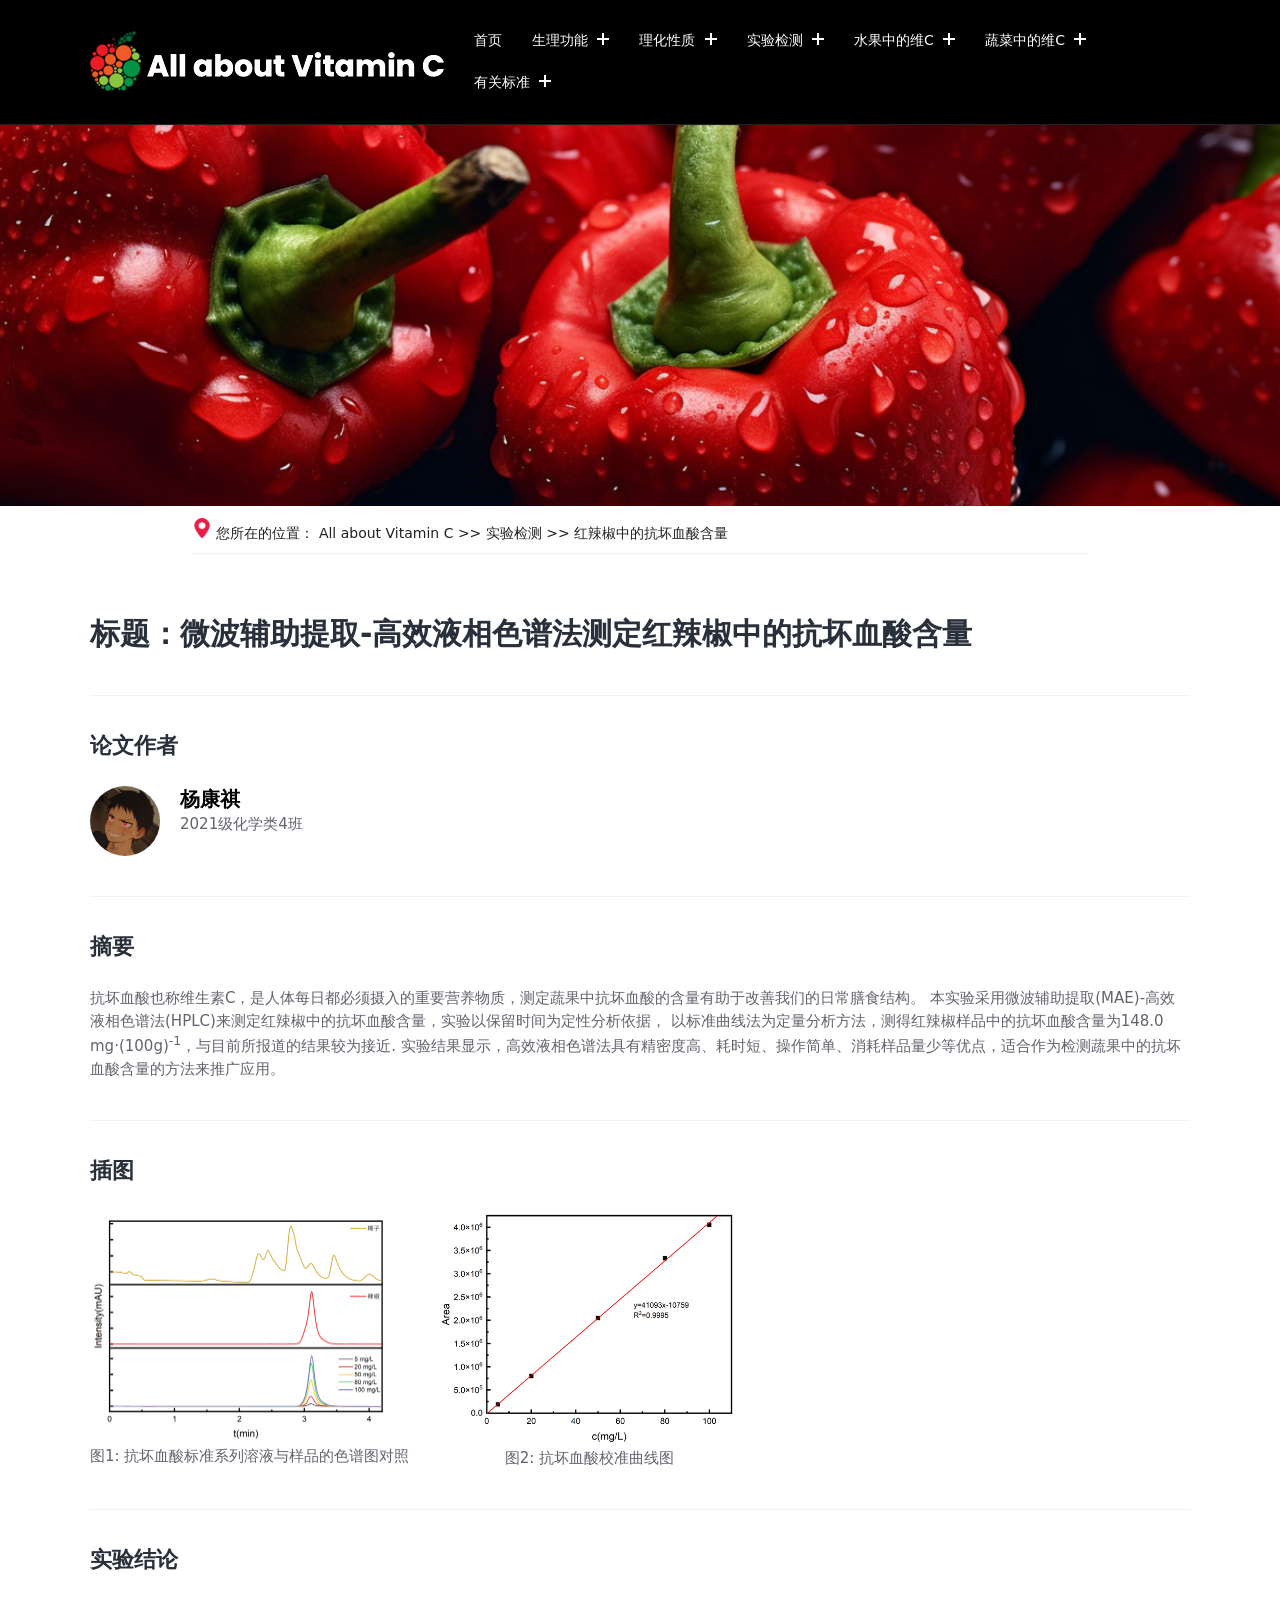
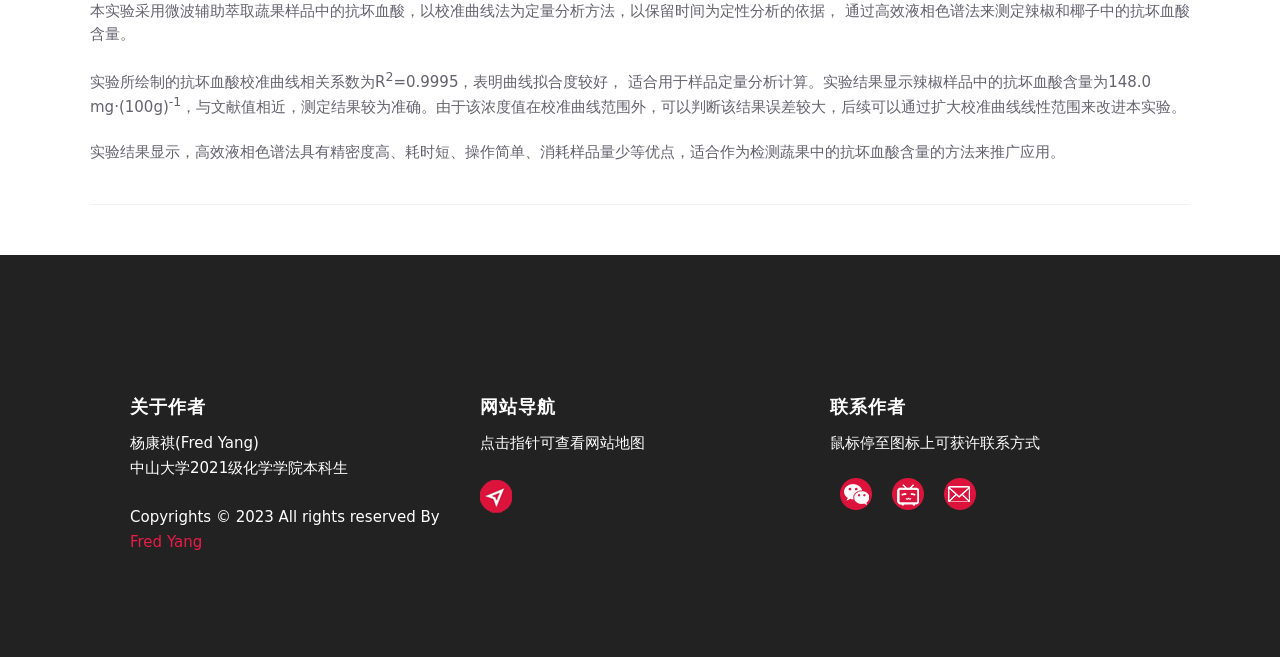
<file: docs/analysis/content_ykq.html>
<!DOCTYPE html>
<!-- 2023年6月25日 -->
<!-- ©2023 all rights reserved by Fredyang -->
<!-- 感谢厚朴工作室师兄师姐提供的教程 -->
<!-- 感谢瞿俊雄老师的课堂指导 -->
<html lang="en">
<head>
    <!-- 设置文件MIME类型，字符所使用的字符集 -->
    <meta charset="UTF-8">
    <!-- IE下打开时，默认使用EDGE模式 -->
    <meta http-equiv="X-UA-Compatible" content="IE=edge">
    <title>All about Vitamin C-实验检测-红辣椒</title>
    <!-- 用于浏览器网页标签的logo 可以通过修改 href 属性的内容来修改网页标签的logo-->
    <link rel="icon" href="../images/favicon.ico" type="image/x-icon">
    <!-- 引入CSS样式 -->
    <link rel="stylesheet" href="../main.css">
    <link rel="stylesheet" href="https://cdnjs.cloudflare.com/ajax/libs/font-awesome/6.2.1/css/all.min.css" />
    <link rel="stylesheet" href="../animate.css">
    <!-- 视口元标记 -->
    <meta name="viewport" content="width=device-width, initial-scale=1.0">
</head>
<body>
    <!-- 导航条部分 -->
    <nav id="navbar2">
        <a href="../index.html" class="logo"><img src="../images/logo.png" /></a>
        <div class="links menu nav-menu" id="nav">
          <div class="menu-item">
            <a class="menu-a" data-toggle="sub-menu" href="../index.html">首页</a>
          </div>
          <div class="menu-item menu-item-has-children">
            <a class="menu-a" data-toggle="sub-menu" href="../features/column.html">生理功能 <i class="plus"></i></a>
            <ul class="sub-menu">
              <li class="menu-item"><a href="../features/content_whiteskin.html">皮肤美白</a></li>
              <li class="menu-item"><a href="#">抗氧化</a></li>
              <li class="menu-item"><a href="#">促进胶原蛋白合成</a></li>
            </ul>
          </div>
          <div class="menu-item menu-item-has-children">
            <a class="menu-a" data-toggle="sub-menu" href="../property/column.html">理化性质 <i class="plus"></i></a>
            <ul class="sub-menu">
              <li class="menu-item"><a href="../property/content-physics.html">抗坏血酸的物理性质</a></li>
              <li class="menu-item"><a href="#">抗坏血酸的化学性质</a></li>
            </ul>
          </div>
          <div class="menu-item menu-item-has-children">
            <a class="menu-a" data-toggle="sub-menu" href="../analysis/column.html">实验检测 <i class="plus"></i></a>
            <ul class="sub-menu">
              <li class="menu-item"><a href="../analysis/content_az.html">青椒中的抗坏血酸含量</a></li>
              <li class="menu-item"><a href="../analysis/content_ykq.html">红辣椒中的抗坏血酸含量</a></li>
              <li class="menu-item"><a href="../analysis/content_ljs.html">椰子中的抗坏血酸含量</a></li>
              <li class="menu-item"><a href="../analysis/content_mk.html">奇异果中的抗坏血酸含量</a></li>
              <li class="menu-item"><a href="../analysis/content_syx.html">西瓜中的抗坏血酸含量</a></li>
              <li class="menu-item"><a href="../analysis/content_zqq.html">橙子中的抗坏血酸含量</a></li>
            </ul>
          </div>
          <div class="menu-item menu-item-has-children">
            <a class="menu-a" data-toggle="sub-menu" href="#">水果中的维C <i class="plus"></i></a>
            <ul class="sub-menu">
              <li class="menu-item"><a href="#">苹果维C数据报表</a></li>
              <li class="menu-item"><a href="#">橘子维C数据报表</a></li>
              <li class="menu-item"><a href="#">葡萄维C数据报表</a></li>
              <li class="menu-item"><a href="#">柠檬维C数据报表</a></li>
            </ul>
          </div>
          <div class="menu-item menu-item-has-children">
            <a class="menu-a" data-toggle="sub-menu" href="#">蔬菜中的维C <i class="plus"></i></a>
            <ul class="sub-menu">
              <li class="menu-item"><a href="#">辣椒维C数据报表</a></li>
              <li class="menu-item"><a href="#">茄子维C数据报表</a></li>
              <li class="menu-item"><a href="#">白菜维C数据报表</a></li>
              <li class="menu-item"><a href="#">番茄维C数据报表</a></li>
            </ul>
          </div>
          <div class="menu-item menu-item-has-children">
            <a class="menu-a" data-toggle="sub-menu" href="#">有关标准 <i class="plus"></i></a>
            <ul class="sub-menu">
              <li class="menu-item"><a href="#">维生素C药片含量规定</a></li>
              <li class="menu-item"><a href="#">人体每日摄入含量建议</a></li>
            </ul>
          </div>
        </div>
        <div class="fas fa-bars" id="menu-btn" onclick="openmenu()"></div>
        <div class="fa-solid fa-xmark" id="close" onclick="closemenu()"></div>
    </nav>

    <!-- 文章头图 -->
    <header>
        <img src="../images/article/archead_ykq.jpg" width="100%">
    </header>

    <script src="../js/script.js"></script>

    <!-- 面包屑导航 -->
    <div class="hope_container" id="hope_container" >
        <i class="location_icon"></i>
        <img src="../images/icons/mianbaoxie.png" width="20px">
        <span>您所在的位置：</span>
        <!--通过改变a标签、span标签的数量和内容来改变网站的位置-->
        <a href="../index.html">All about Vitamin C</a>
        <span>&gt;&gt; </span>
        <a href="../analysis/column.html">实验检测</a>
        <span>&gt;&gt; </span>
        <a href="../analysis/content_ykq.html">红辣椒中的抗坏血酸含量</a>
        <hr>
    </div>

    <!-- 文章主要内容 -->
    <section class="article" id="article">
        <h2 class="animate__animated animate__fadeInUp wow">标题：微波辅助提取-高效液相色谱法测定红辣椒中的抗坏血酸含量</h2>
        
        <hr>

        <h3 class="animate__animated animate__fadeInUp wow">论文作者</h3>
        <div class="author">
            <img src="../images/article/headshot_ykq.jpeg" class="animate__animated animate__fadeInLeft wow">
            <div class="author-det">
                <h5 class="animate__animated animate__fadeInLeft wow">杨康祺</h5>
                <p class="animate__animated animate__fadeInLeft wow">2021级化学类4班</p>
            </div>
        </div>

        <hr>

        <div class="content">
            <h3 class="animate__animated animate__fadeInUp wow">摘要</h3>
            <p class="animate__animated animate__fadeInRight wow">
                抗坏血酸也称维生素C，是人体每日都必须摄入的重要营养物质，测定蔬果中抗坏血酸的含量有助于改善我们的日常膳食结构。
                本实验采用微波辅助提取(MAE)-高效液相色谱法(HPLC)来测定红辣椒中的抗坏血酸含量，实验以保留时间为定性分析依据，
                以标准曲线法为定量分析方法，测得红辣椒样品中的抗坏血酸含量为148.0 mg·(100g)<sup>-1</sup>，与目前所报道的结果较为接近.
                实验结果显示，高效液相色谱法具有精密度高、耗时短、操作简单、消耗样品量少等优点，适合作为检测蔬果中的抗坏血酸含量的方法来推广应用。
            </p>
            <hr>
            <h3 class="animate__animated animate__fadeInUp wow">插图</h3>
            <div class="image-container">
                <div class="image-item" id="article-pic1">
                  <img src="../images/article/article_ykq_pic1.png" alt="图1" width="300px" class="animate__animated animate__fadeInLeft wow">
                  <p class="animate__animated animate__fadeInLeft wow">图1: 抗坏血酸标准系列溶液与样品的色谱图对照</p>
                </div>
                <div class="image-item" id="article-pic2">
                  <img src="../images/article/article_ykq_pic2.png" alt="图2" width="300px" class="animate__animated animate__fadeInRight wow">
                  <p class="animate__animated animate__fadeInRight wow">图2: 抗坏血酸校准曲线图</p>
                </div>
            </div>
            <hr>
            <h3 class="animate__animated animate__fadeInUp wow">实验结论</h3>
            <p class="animate__animated animate__zoomIn wow">
                本实验采用微波辅助萃取蔬果样品中的抗坏血酸，以校准曲线法为定量分析方法，以保留时间为定性分析的依据，
                通过高效液相色谱法来测定辣椒和椰子中的抗坏血酸含量。<br><br>实验所绘制的抗坏血酸校准曲线相关系数为R<sup>2</sup>=0.9995，表明曲线拟合度较好，
                适合用于样品定量分析计算。实验结果显示辣椒样品中的抗坏血酸含量为148.0 mg·(100g)<sup>-1</sup>，与文献值相近，测定结果较为准确。由于该浓度值在校准曲线范围外，可以判断该结果误差较大，后续可以通过扩大校准曲线线性范围来改进本实验。
                <br><br>实验结果显示，高效液相色谱法具有精密度高、耗时短、操作简单、消耗样品量少等优点，适合作为检测蔬果中的抗坏血酸含量的方法来推广应用。
            </p>
            <hr>
        </div>
    </section>

    
    <!-- Footer部分开始 -->
    <div class="footer">
        <div class="container animate__animated animate__fadeIn wow">
        <div class="footer-box">
            <h3>关于作者</h3>
            <p>杨康祺(Fred Yang)<br />中山大学2021级化学学院本科生<br /></p>
            <p>
            Copyrights &copy; 2023 All rights reserved By
            <a href="../aboutME.html"><br />Fred Yang</a>
            </p>
        </div>
        <div class="footer-box">
            <h3>网站导航</h3>
            <p>点击指针可查看网站地图</p>
            <p>
            <a href="../map.html"><img class="map" src="../images/icons/icon_nav.png" /></a>
            </p>
        </div>
        <div class="footer-box">
            <h3>联系作者</h3>
            <p>鼠标停至图标上可获许联系方式</p>
            <div>
            <a href="#" class="footer-icon-link icon_wechat">
                <span class="footer_toolbar toolbar_wechat toolbar_main_move"></span>
            </a>
            <a href="#" class="footer-icon-link icon_bilibili">
                <span class="footer_toolbar toolbar_bilibili toolbar_main_move"></span>
            </a>
            <a href="#" class="footer-icon-link icon_email">
                <span class="footer_toolbar toolbar_email toolbar_main_move"></span>
            </a>
            </div>
        </div>
        </div>
    </div>
    <!-- Footer部分结束 -->

    <!-- 调用wow -->
    <script src="../js/wow.min.js"></script>
    <script>
        new WOW().init();
    </script>
</body>
</html>
</file>
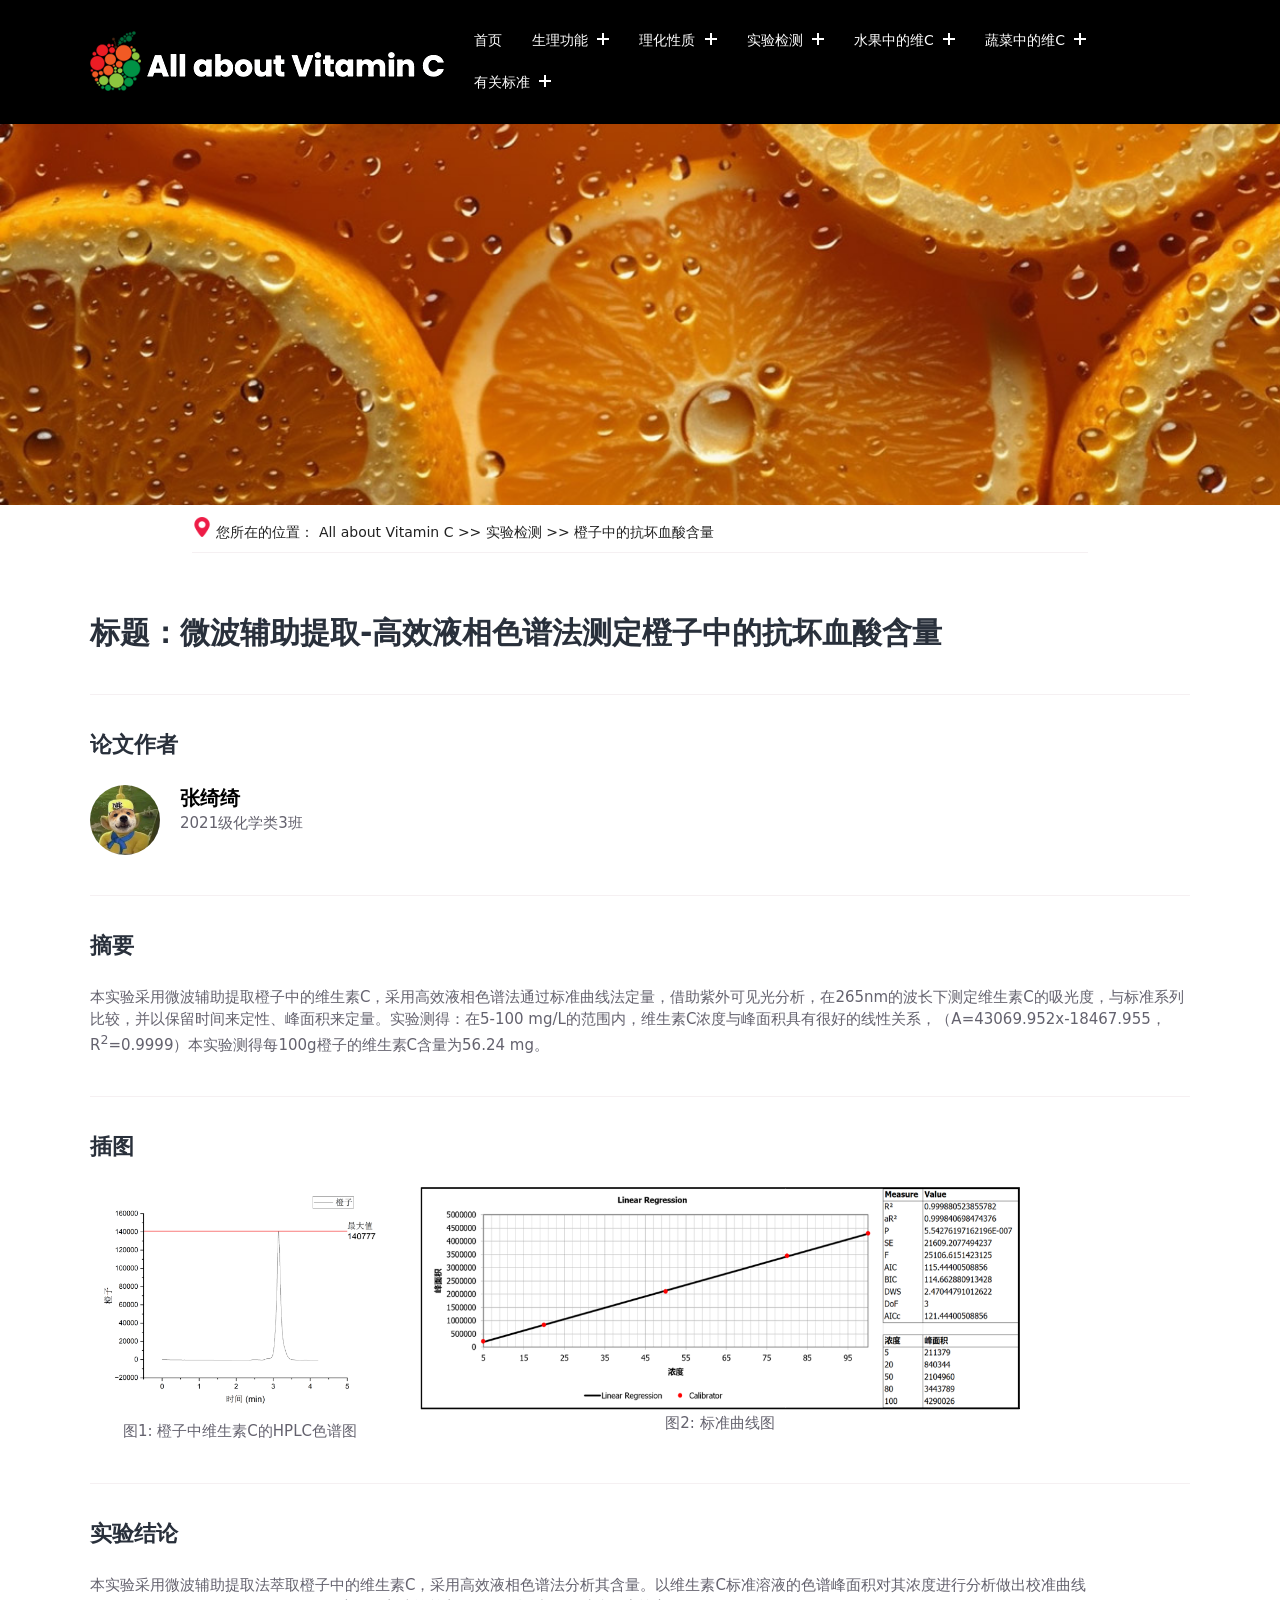
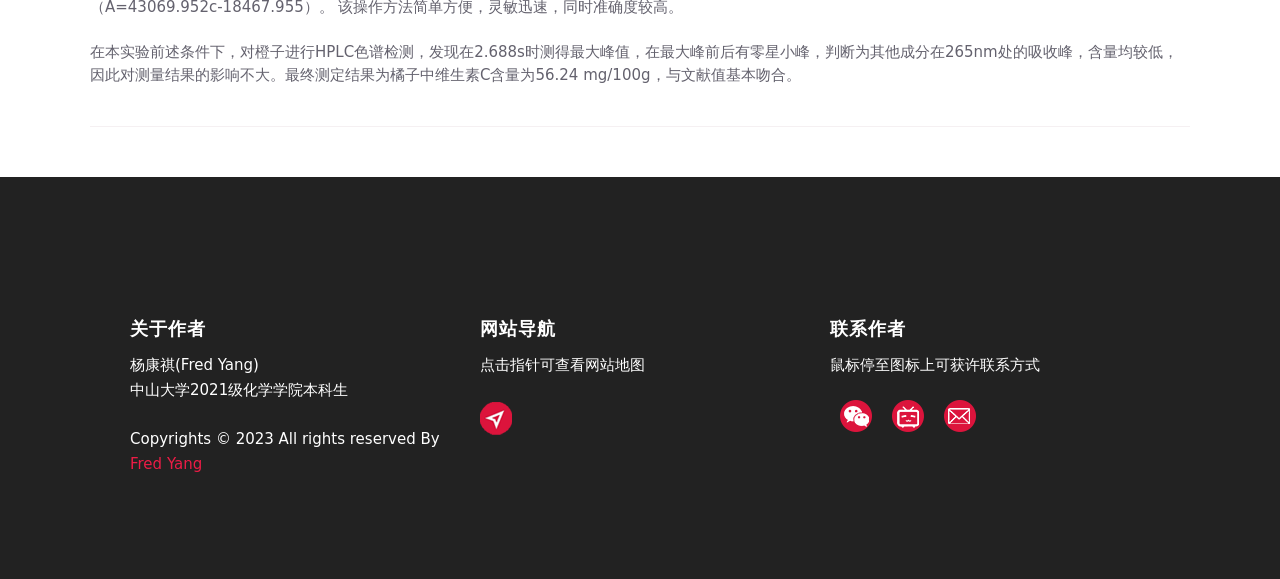
<file: docs/analysis/content_zqq.html>
<!DOCTYPE html>
<!-- 2023年6月25日 -->
<!-- ©2023 all rights reserved by Fredyang -->
<!-- 感谢厚朴工作室师兄师姐提供的教程 -->
<!-- 感谢瞿俊雄老师的课堂指导 -->
<html lang="en">
<head>
    <!-- 设置文件MIME类型，字符所使用的字符集 -->
    <meta charset="UTF-8">
    <!-- IE下打开时，默认使用EDGE模式 -->
    <meta http-equiv="X-UA-Compatible" content="IE=edge">
    <title>All about Vitamin C-实验检测-橙子</title>
    <!-- 用于浏览器网页标签的logo 可以通过修改 href 属性的内容来修改网页标签的logo-->
    <link rel="icon" href="../images/favicon.ico" type="image/x-icon">
    <!-- 引入CSS样式 -->
    <link rel="stylesheet" href="../main.css">
    <link rel="stylesheet" href="https://cdnjs.cloudflare.com/ajax/libs/font-awesome/6.2.1/css/all.min.css" />
    <link rel="stylesheet" href="../animate.css">
    <!-- 视口元标记 -->
    <meta name="viewport" content="width=device-width, initial-scale=1.0">
</head>
<body>
    <!-- 导航条部分 -->
    <nav id="navbar2">
        <a href="../index.html" class="logo"><img src="../images/logo.png" /></a>
        <div class="links menu nav-menu" id="nav">
          <div class="menu-item">
            <a class="menu-a" data-toggle="sub-menu" href="../index.html">首页</a>
          </div>
          <div class="menu-item menu-item-has-children">
            <a class="menu-a" data-toggle="sub-menu" href="../features/column.html">生理功能 <i class="plus"></i></a>
            <ul class="sub-menu">
              <li class="menu-item"><a href="../features/content_whiteskin.html">皮肤美白</a></li>
              <li class="menu-item"><a href="#">抗氧化</a></li>
              <li class="menu-item"><a href="#">促进胶原蛋白合成</a></li>
            </ul>
          </div>
          <div class="menu-item menu-item-has-children">
            <a class="menu-a" data-toggle="sub-menu" href="../property/column.html">理化性质 <i class="plus"></i></a>
            <ul class="sub-menu">
              <li class="menu-item"><a href="../property/content-physics.html">抗坏血酸的物理性质</a></li>
              <li class="menu-item"><a href="#">抗坏血酸的化学性质</a></li>
            </ul>
          </div>
          <div class="menu-item menu-item-has-children">
            <a class="menu-a" data-toggle="sub-menu" href="../analysis/column.html">实验检测 <i class="plus"></i></a>
            <ul class="sub-menu">
              <li class="menu-item"><a href="../analysis/content_az.html">青椒中的抗坏血酸含量</a></li>
              <li class="menu-item"><a href="../analysis/content_ykq.html">红辣椒中的抗坏血酸含量</a></li>
              <li class="menu-item"><a href="../analysis/content_ljs.html">椰子中的抗坏血酸含量</a></li>
              <li class="menu-item"><a href="../analysis/content_mk.html">奇异果中的抗坏血酸含量</a></li>
              <li class="menu-item"><a href="../analysis/content_syx.html">西瓜中的抗坏血酸含量</a></li>
              <li class="menu-item"><a href="../analysis/content_zqq.html">橙子中的抗坏血酸含量</a></li>
            </ul>
          </div>
          <div class="menu-item menu-item-has-children">
            <a class="menu-a" data-toggle="sub-menu" href="#">水果中的维C <i class="plus"></i></a>
            <ul class="sub-menu">
              <li class="menu-item"><a href="#">苹果维C数据报表</a></li>
              <li class="menu-item"><a href="#">橘子维C数据报表</a></li>
              <li class="menu-item"><a href="#">葡萄维C数据报表</a></li>
              <li class="menu-item"><a href="#">柠檬维C数据报表</a></li>
            </ul>
          </div>
          <div class="menu-item menu-item-has-children">
            <a class="menu-a" data-toggle="sub-menu" href="#">蔬菜中的维C <i class="plus"></i></a>
            <ul class="sub-menu">
              <li class="menu-item"><a href="#">辣椒维C数据报表</a></li>
              <li class="menu-item"><a href="#">茄子维C数据报表</a></li>
              <li class="menu-item"><a href="#">白菜维C数据报表</a></li>
              <li class="menu-item"><a href="#">番茄维C数据报表</a></li>
            </ul>
          </div>
          <div class="menu-item menu-item-has-children">
            <a class="menu-a" data-toggle="sub-menu" href="#">有关标准 <i class="plus"></i></a>
            <ul class="sub-menu">
              <li class="menu-item"><a href="#">维生素C药片含量规定</a></li>
              <li class="menu-item"><a href="#">人体每日摄入含量建议</a></li>
            </ul>
          </div>
        </div>
        <div class="fas fa-bars" id="menu-btn" onclick="openmenu()"></div>
        <div class="fa-solid fa-xmark" id="close" onclick="closemenu()"></div>
    </nav>

    <!-- 文章头图 -->
    <header>
        <img src="../images/article/archead_zqq.jpg" width="100%">
    </header>

    <script src="../js/script.js"></script>

    <!-- 面包屑导航 -->
    <div class="hope_container" id="hope_container" >
        <i class="location_icon"></i>
        <img src="../images/icons/mianbaoxie.png" width="20px">
        <span>您所在的位置：</span>
        <!--通过改变a标签、span标签的数量和内容来改变网站的位置-->
        <a href="../index.html">All about Vitamin C</a>
        <span>&gt;&gt; </span>
        <a href="../analysis/column.html">实验检测</a>
        <span>&gt;&gt; </span>
        <a href="../analysis/content_zqq.html">橙子中的抗坏血酸含量</a>
        <hr>
    </div>

    <!-- 文章主要内容 -->
    <section class="article" id="article">
        <h2 class="animate__animated animate__fadeInUp wow">标题：微波辅助提取-高效液相色谱法测定橙子中的抗坏血酸含量</h2>
        
        <hr>

        <h3 class="animate__animated animate__fadeInUp wow">论文作者</h3>
        <div class="author">
            <img src="../images/article/headshot_zqq.jpeg" class="animate__animated animate__fadeInLeft wow">
            <div class="author-det">
                <h5 class="animate__animated animate__fadeInLeft wow">张绮绮</h5>
                <p class="animate__animated animate__fadeInLeft wow">2021级化学类3班</p>
            </div>
        </div>

        <hr>

        <div class="content">
            <h3 class="animate__animated animate__fadeInUp wow">摘要</h3>
            <p class="animate__animated animate__fadeInRight wow">
              本实验采用微波辅助提取橙子中的维生素C，采用高效液相色谱法通过标准曲线法定量，借助紫外可见光分析，在265nm的波长下测定维生素C的吸光度，与标准系列比较，并以保留时间来定性、峰面积来定量。实验测得：在5-100 mg/L的范围内，维生素C浓度与峰面积具有很好的线性关系，（A=43069.952x-18467.955，R<sup>2</sup>=0.9999）本实验测得每100g橙子的维生素C含量为56.24 mg。
            </p>
            <hr>
            <h3 class="animate__animated animate__fadeInUp wow">插图</h3>
            <div class="image-container">
                <div class="image-item" id="article-pic1">
                  <img src="../images/article/article_zqq_pic1.png" alt="图1" width="300px" class="animate__animated animate__fadeInLeft wow">
                  <p class="animate__animated animate__fadeInLeft wow">图1: 橙子中维生素C的HPLC色谱图</p>
                </div>
                <div class="image-item" id="article-pic2">
                  <img src="../images/article/article_zqq_pic2.png" alt="图2" width="600px" class="animate__animated animate__fadeInRight wow">
                  <p class="animate__animated animate__fadeInRight wow">图2: 标准曲线图</p>
                </div>
            </div>
            <hr>
            <h3 class="animate__animated animate__fadeInUp wow">实验结论</h3>
            <p class="animate__animated animate__zoomIn wow">
              本实验采用微波辅助提取法萃取橙子中的维生素C，采用高效液相色谱法分析其含量。以维生素C标准溶液的色谱峰面积对其浓度进行分析做出校准曲线（A=43069.952c-18467.955）。
              该操作方法简单方便，灵敏迅速，同时准确度较高。<br><br>
              在本实验前述条件下，对橙子进行HPLC色谱检测，发现在2.688s时测得最大峰值，在最大峰前后有零星小峰，判断为其他成分在265nm处的吸收峰，含量均较低，因此对测量结果的影响不大。最终测定结果为橘子中维生素C含量为56.24 mg/100g，与文献值基本吻合。      
            </p>
            <hr>
        </div>
    </section>

    
    <!-- Footer部分开始 -->
    <div class="footer">
        <div class="container animate__animated animate__fadeIn wow">
        <div class="footer-box">
            <h3>关于作者</h3>
            <p>杨康祺(Fred Yang)<br />中山大学2021级化学学院本科生<br /></p>
            <p>
            Copyrights &copy; 2023 All rights reserved By
            <a href="../aboutME.html"><br />Fred Yang</a>
            </p>
        </div>
        <div class="footer-box">
            <h3>网站导航</h3>
            <p>点击指针可查看网站地图</p>
            <p>
            <a href="../map.html"><img class="map" src="../images/icons/icon_nav.png" /></a>
            </p>
        </div>
        <div class="footer-box">
            <h3>联系作者</h3>
            <p>鼠标停至图标上可获许联系方式</p>
            <div>
            <a href="#" class="footer-icon-link icon_wechat">
                <span class="footer_toolbar toolbar_wechat toolbar_main_move"></span>
            </a>
            <a href="#" class="footer-icon-link icon_bilibili">
                <span class="footer_toolbar toolbar_bilibili toolbar_main_move"></span>
            </a>
            <a href="#" class="footer-icon-link icon_email">
                <span class="footer_toolbar toolbar_email toolbar_main_move"></span>
            </a>
            </div>
        </div>
        </div>
    </div>
    <!-- Footer部分结束 -->

    <!-- 调用wow -->
    <script src="../js/wow.min.js"></script>
    <script>
        new WOW().init();
    </script>
</body>
</html>
</file>
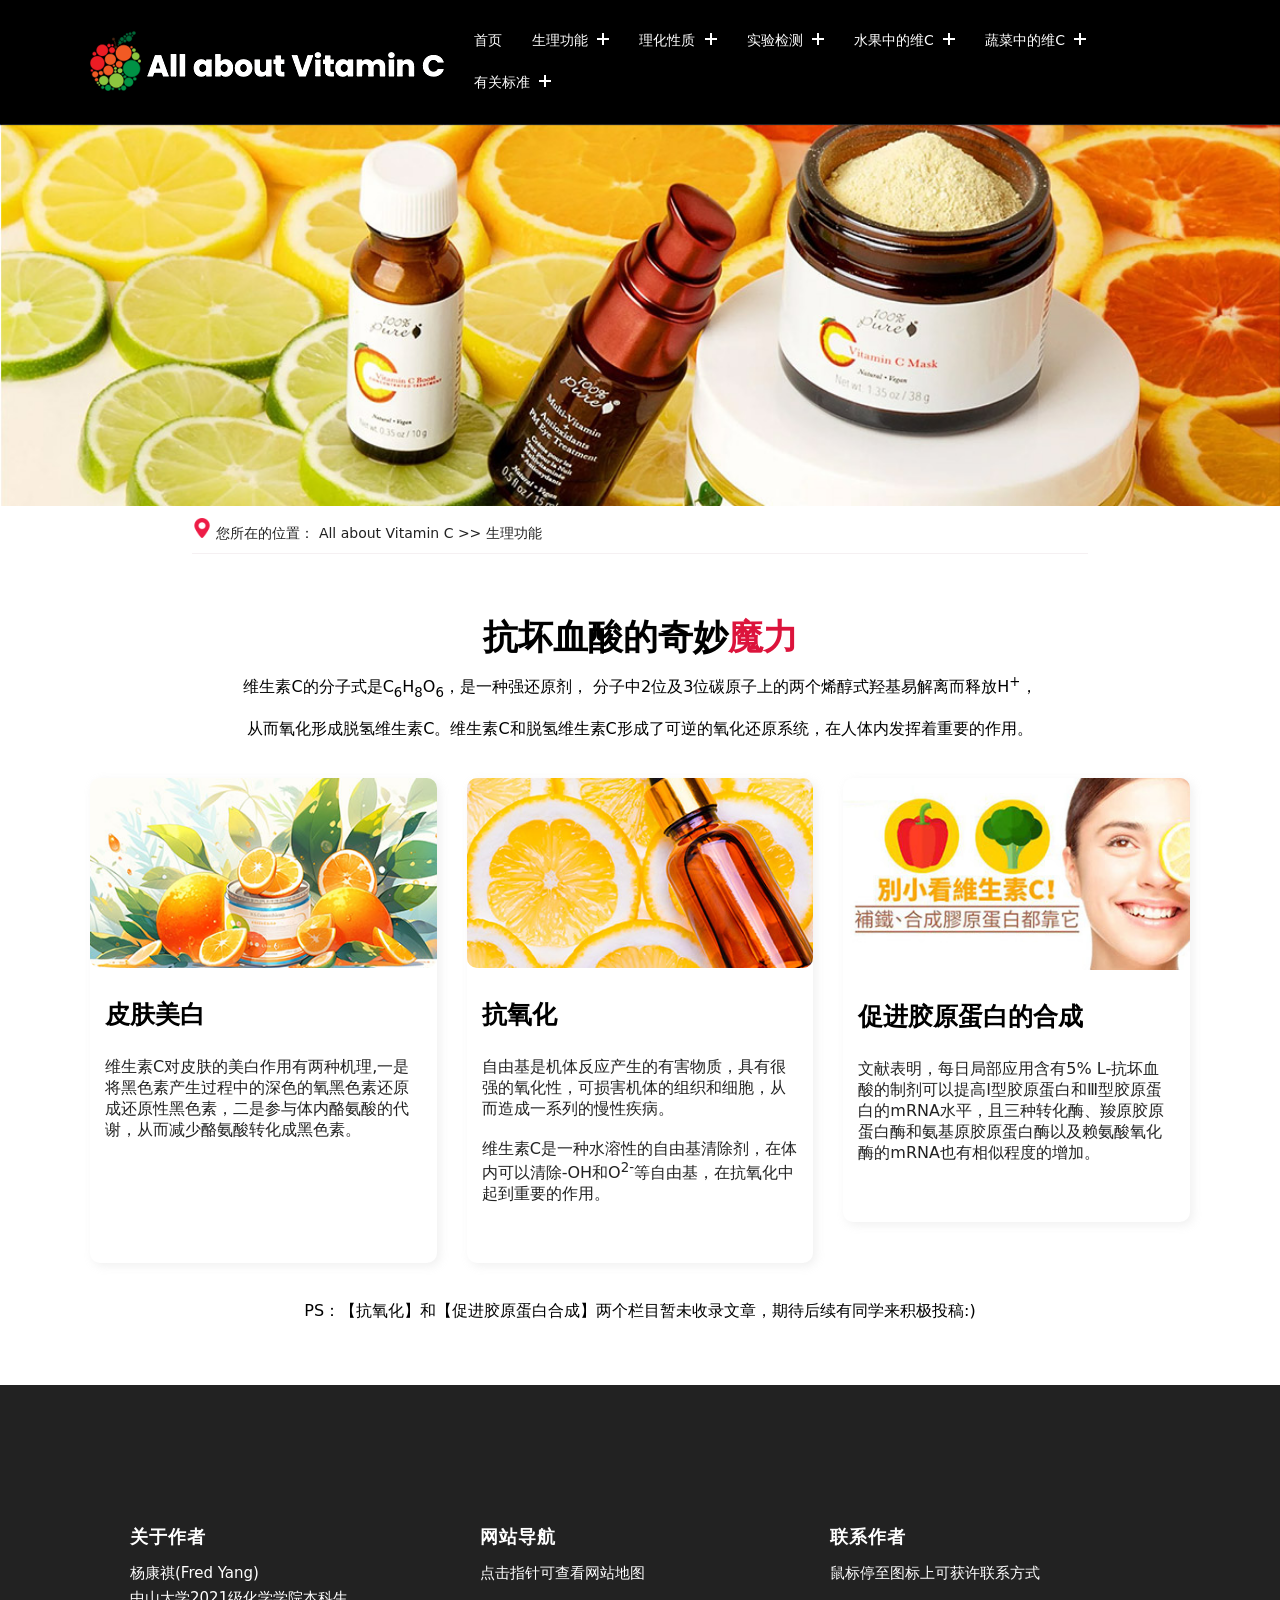
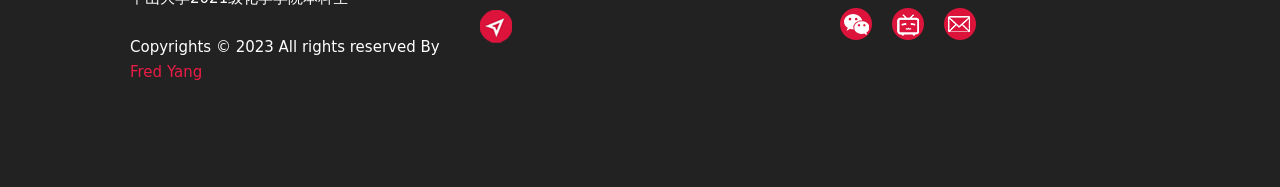
<file: docs/features/column.html>
<!DOCTYPE html>
<!-- 2023年6月25日 -->
<!-- ©2023 all rights reserved by Fredyang -->
<!-- 感谢厚朴工作室师兄师姐提供的教程 -->
<!-- 感谢瞿俊雄老师的课堂指导 -->
<html lang="en">
<head>
    <!-- 设置文件MIME类型，字符所使用的字符集 -->
    <meta charset="UTF-8">
    <!-- IE下打开时，默认使用EDGE模式 -->
    <meta http-equiv="X-UA-Compatible" content="IE=edge">
    <title>All about Vitamin C-生理功能</title>
    <!-- 用于浏览器网页标签的logo 可以通过修改 href 属性的内容来修改网页标签的logo-->
    <link rel="icon" href="Web/images/favicon.ico" type="image/x-icon">
    <!-- 引入CSS样式 -->
    <link rel="stylesheet" href="../main.css">
    <link rel="stylesheet" href="https://cdnjs.cloudflare.com/ajax/libs/font-awesome/6.2.1/css/all.min.css" />
    <link rel="stylesheet" href="../animate.css">
    <!-- 视口元标记 -->
    <meta name="viewport" content="width=device-width, initial-scale=1.0">
</head>
<body>
    <!-- 导航条部分 -->
    <nav id="navbar2">
        <a href="../index.html" class="logo"><img src="../images/logo.png" /></a>
        <div class="links menu nav-menu" id="nav">
          <div class="menu-item">
            <a class="menu-a" data-toggle="sub-menu" href="../index.html">首页</a>
          </div>
          <div class="menu-item menu-item-has-children">
            <a class="menu-a" data-toggle="sub-menu" href="../features/column.html">生理功能 <i class="plus"></i></a>
            <ul class="sub-menu">
              <li class="menu-item"><a href="../features/content_whiteskin.html">皮肤美白</a></li>
              <li class="menu-item"><a href="#">抗氧化</a></li>
              <li class="menu-item"><a href="#">促进胶原蛋白合成</a></li>
            </ul>
          </div>
          <div class="menu-item menu-item-has-children">
            <a class="menu-a" data-toggle="sub-menu" href="../property/column.html">理化性质 <i class="plus"></i></a>
            <ul class="sub-menu">
              <li class="menu-item"><a href="../property/content-physics.html">抗坏血酸的物理性质</a></li>
              <li class="menu-item"><a href="#">抗坏血酸的化学性质</a></li>
            </ul>
          </div>
          <div class="menu-item menu-item-has-children">
            <a class="menu-a" data-toggle="sub-menu" href="../analysis/column.html">实验检测 <i class="plus"></i></a>
            <ul class="sub-menu">
              <li class="menu-item"><a href="../analysis/content_az.html">青椒中的抗坏血酸含量</a></li>
              <li class="menu-item"><a href="../analysis/content_ykq.html">红辣椒中的抗坏血酸含量</a></li>
              <li class="menu-item"><a href="../analysis/content_ljs.html">椰子中的抗坏血酸含量</a></li>
              <li class="menu-item"><a href="../analysis/content_mk.html">奇异果中的抗坏血酸含量</a></li>
              <li class="menu-item"><a href="../analysis/content_syx.html">西瓜中的抗坏血酸含量</a></li>
              <li class="menu-item"><a href="../analysis/content_zqq.html">橙子中的抗坏血酸含量</a></li>
            </ul>
          </div>
          <div class="menu-item menu-item-has-children">
            <a class="menu-a" data-toggle="sub-menu" href="#">水果中的维C <i class="plus"></i></a>
            <ul class="sub-menu">
              <li class="menu-item"><a href="#">苹果维C数据报表</a></li>
              <li class="menu-item"><a href="#">橘子维C数据报表</a></li>
              <li class="menu-item"><a href="#">葡萄维C数据报表</a></li>
              <li class="menu-item"><a href="#">柠檬维C数据报表</a></li>
            </ul>
          </div>
          <div class="menu-item menu-item-has-children">
            <a class="menu-a" data-toggle="sub-menu" href="#">蔬菜中的维C <i class="plus"></i></a>
            <ul class="sub-menu">
              <li class="menu-item"><a href="#">辣椒维C数据报表</a></li>
              <li class="menu-item"><a href="#">茄子维C数据报表</a></li>
              <li class="menu-item"><a href="#">白菜维C数据报表</a></li>
              <li class="menu-item"><a href="#">番茄维C数据报表</a></li>
            </ul>
          </div>
          <div class="menu-item menu-item-has-children">
            <a class="menu-a" data-toggle="sub-menu" href="#">有关标准 <i class="plus"></i></a>
            <ul class="sub-menu">
              <li class="menu-item"><a href="#">维生素C药片含量规定</a></li>
              <li class="menu-item"><a href="#">人体每日摄入含量建议</a></li>
            </ul>
          </div>
        </div>
        <div class="fas fa-bars" id="menu-btn" onclick="openmenu()"></div>
        <div class="fa-solid fa-xmark" id="close" onclick="closemenu()"></div>
    </nav>

    <!-- 栏目图 -->
    <header>
        <img src="../images/features-intro.jpg" width="100%">
        
    </header>

    <script src="../js/script.js"></script>

    <!-- 面包屑导航 -->
    <div class="hope_container" id="hope_container">
        <i class="location_icon"></i>
        <img src="../images/icons/mianbaoxie.png" width="20px">
        <span>您所在的位置：</span>
        <!--通过改变a标签、span标签的数量和内容来改变网站的位置-->
        <a href="../index.html">All about Vitamin C</a>
        <span>&gt;&gt; </span>
        <a href="../features/column.html">生理功能</a>
        <hr>
    </div>

    <!-- 栏目部分开始 -->
    <section class="card" id="card">


        <!-- 标题部分 -->
        <h1 class="heading animate__animated animate__fadeInUp wow">抗坏血酸的奇妙<span>魔力</span></h1>
        <p class="heading-description animate__animated animate__fadeInUp wow">
            维生素C的分子式是C<sub>6</sub>H<sub>8</sub>O<sub>6</sub>，是一种强还原剂，
            分子中2位及3位碳原子上的两个烯醇式羟基易解离而释放H<sup>+</sup>，<br><br>
            从而氧化形成脱氢维生素C。维生素C和脱氢维生素C形成了可逆的氧化还原系统，在人体内发挥着重要的作用。
        </p>


        <!-- 栏目内容 -->
        <div class="container">
             <div class="card-box animate__animated animate__fadeInLeft wow">
                <a href="content_whiteskin.html">
                    <div class="card-img">
                        <img src="../images/column_whiteskin.jpg" alt="">
                    </div>
                    <div class="card-content">
                        <h3>皮肤美白</h3>
                        <p>维生素C对皮肤的美白作用有两种机理,一是将黑色素产生过程中的深色的氧黑色素还原成还原性黑色素，二是参与体内酪氨酸的代谢，从而减少酪氨酸转化成黑色素。</p>
                    </div>
                </a>
            </div>

            <a href="#">
                <div class="card-box animate__animated animate__fadeInUp wow">
                    <div class="card-img">
                       <img src="../images/column_kangyanghua.jpg" alt="">
                   </div>
                   <div class="card-content">
                       <h3>抗氧化</h3>
                       <p>自由基是机体反应产生的有害物质，具有很强的氧化性，可损害机体的组织和细胞，从而造成一系列的慢性疾病。<br><br>维生素C是一种水溶性的自由基清除剂，在体内可以清除-OH和O<sup>2-</sup>等自由基，在抗氧化中起到重要的作用。</p>
                   </div>
               </div>
            </a>

            <a href="#">
                <div class="card-box animate__animated animate__fadeInRight wow">
                    <div class="card-img">
                         <img src="../images/column_jiaoyuandanbai.jpg" alt="">
                    </div>
                    <div class="card-content">
                        <h3>促进胶原蛋白的合成</h3>
                        <p>文献表明，每日局部应用含有5% L-抗坏血酸的制剂可以提高Ⅰ型胶原蛋白和Ⅲ型胶原蛋白的mRNA水平，且三种转化酶、羧原胶原蛋白酶和氨基原胶原蛋白酶以及赖氨酸氧化酶的mRNA也有相似程度的增加。</p>
                    </div>
                </div>
            </a>
        </div>

        <p class="heading-description animate__animated animate__rotateInUpLeft wow">
            PS：【抗氧化】和【促进胶原蛋白合成】两个栏目暂未收录文章，期待后续有同学来积极投稿:)
        </p>
    </section>
    <!-- 栏目部分结束 -->
    
    <!-- Footer部分开始 -->
    <div class="footer">
        <div class="container animate__animated animate__fadeIn wow">
        <div class="footer-box">
            <h3>关于作者</h3>
            <p>杨康祺(Fred Yang)<br />中山大学2021级化学学院本科生<br /></p>
            <p>
            Copyrights &copy; 2023 All rights reserved By
            <a href="../aboutME.html"><br />Fred Yang</a>
            </p>
        </div>
        <div class="footer-box">
            <h3>网站导航</h3>
            <p>点击指针可查看网站地图</p>
            <p>
            <a href="../map.html"><img class="map" src="../images/icons/icon_nav.png" /></a>
            </p>
        </div>
        <div class="footer-box">
            <h3>联系作者</h3>
            <p>鼠标停至图标上可获许联系方式</p>
            <div>
            <a href="#" class="footer-icon-link icon_wechat">
                <span class="footer_toolbar toolbar_wechat toolbar_main_move"></span>
            </a>
            <a href="#" class="footer-icon-link icon_bilibili">
                <span class="footer_toolbar toolbar_bilibili toolbar_main_move"></span>
            </a>
            <a href="#" class="footer-icon-link icon_email">
                <span class="footer_toolbar toolbar_email toolbar_main_move"></span>
            </a>
            </div>
        </div>
        </div>
    </div>
    <!-- Footer部分结束 -->

    <!-- 调用wow -->
    <script src="../js/wow.min.js"></script>
    <script>
        new WOW().init();
    </script>
</body>
</html>
</file>
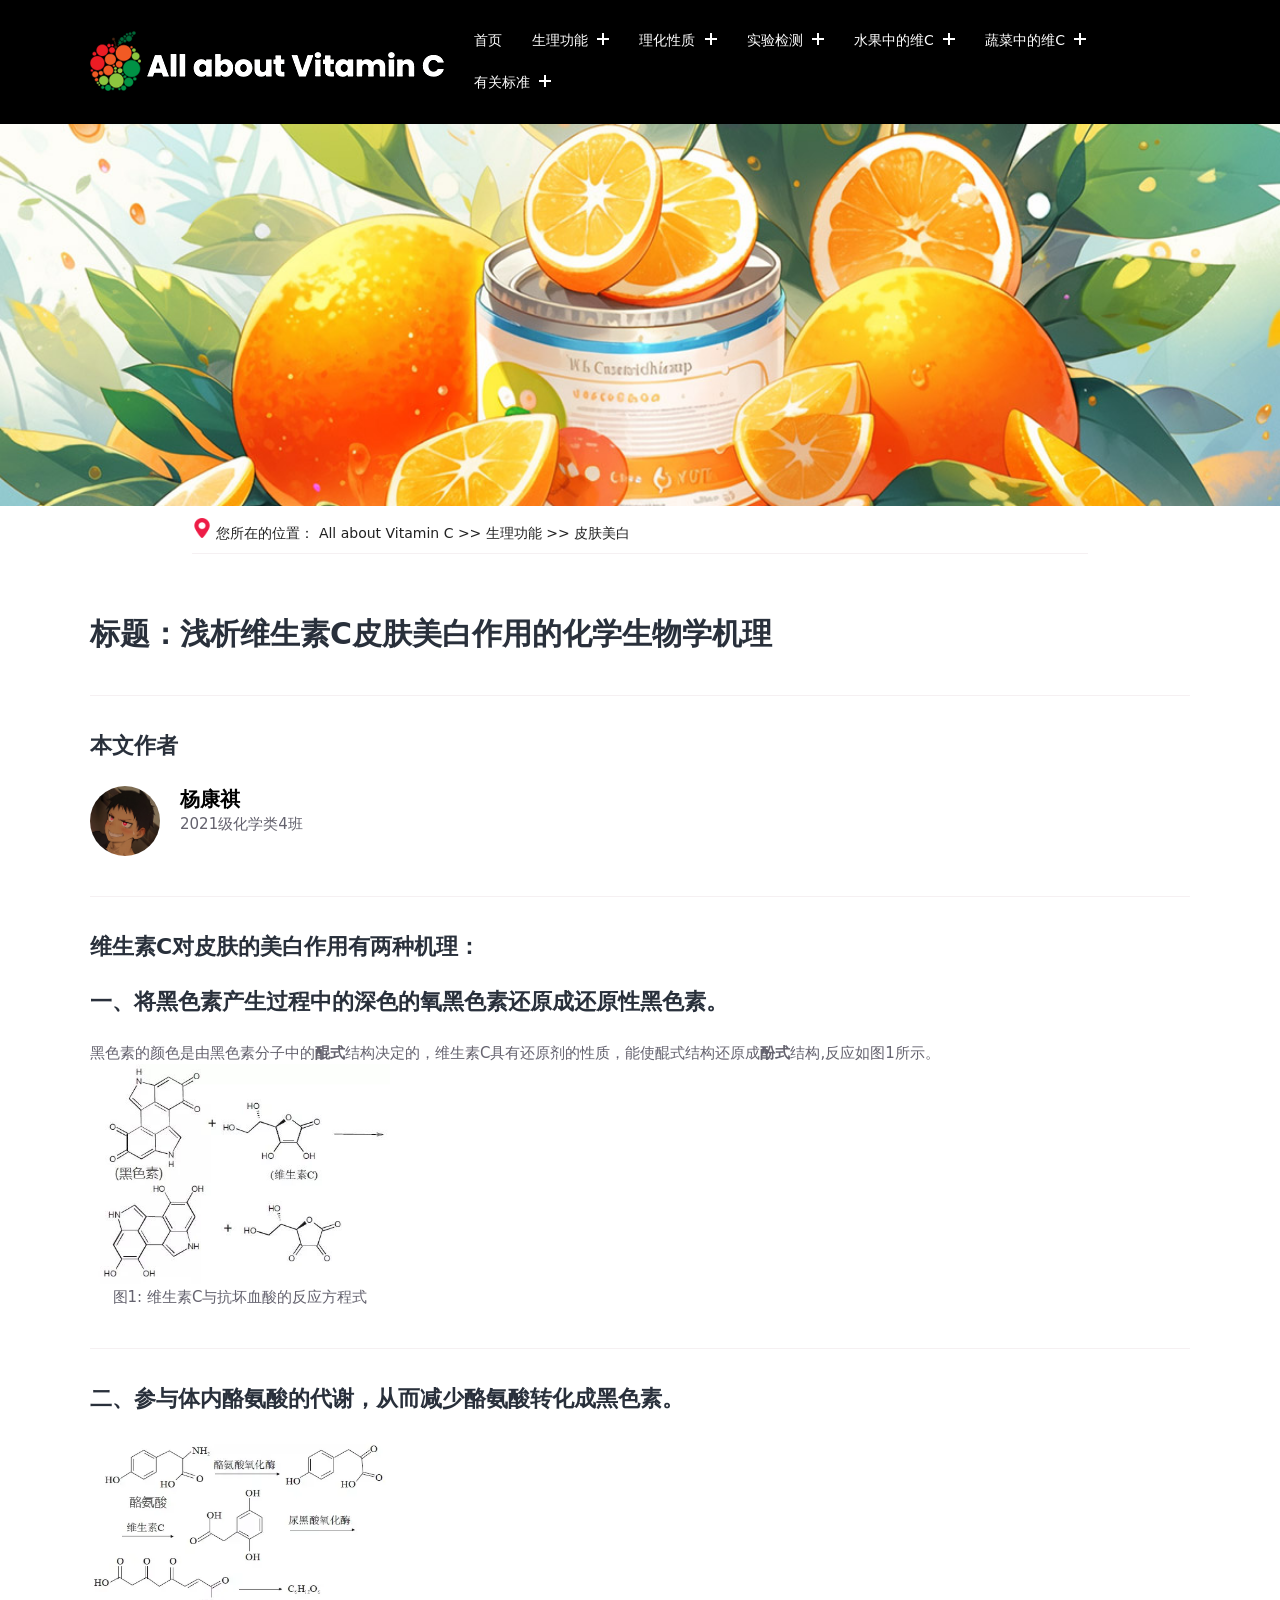
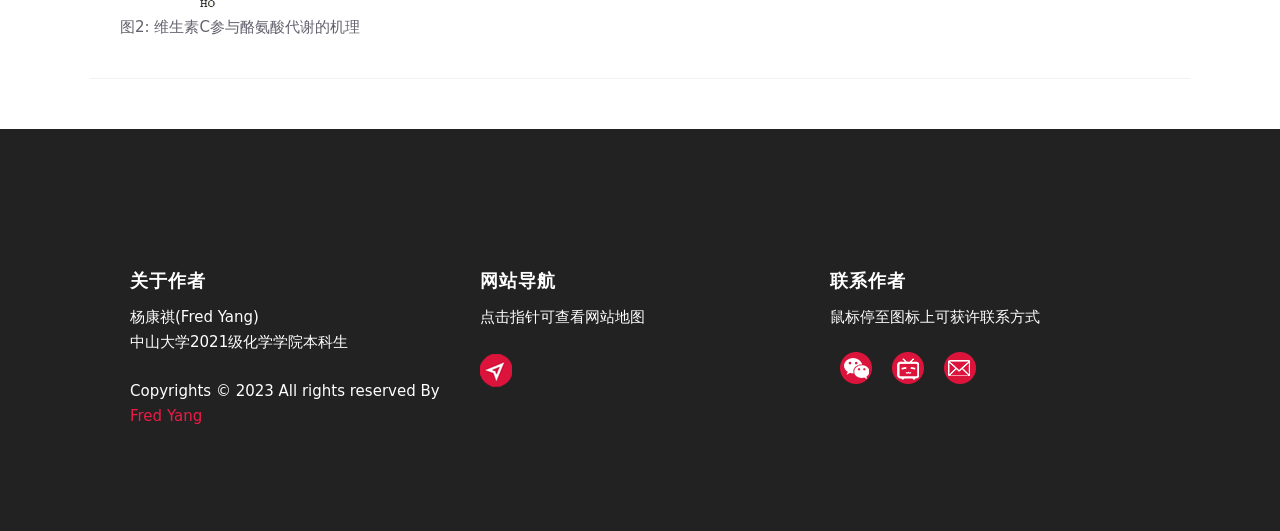
<file: docs/features/content_whiteskin.html>
<!DOCTYPE html>
<!-- 2023年6月25日 -->
<!-- ©2023 all rights reserved by Fredyang -->
<!-- 感谢厚朴工作室师兄师姐提供的教程 -->
<!-- 感谢瞿俊雄老师的课堂指导 -->
<html lang="en">
<head>
    <!-- 设置文件MIME类型，字符所使用的字符集 -->
    <meta charset="UTF-8">
    <!-- IE下打开时，默认使用EDGE模式 -->
    <meta http-equiv="X-UA-Compatible" content="IE=edge">
    <title>All about Vitamin C-生理功能-皮肤美白</title>
    <!-- 用于浏览器网页标签的logo 可以通过修改 href 属性的内容来修改网页标签的logo-->
    <link rel="icon" href="../images/favicon.ico" type="image/x-icon">
    <!-- 引入CSS样式 -->
    <link rel="stylesheet" href="../main.css">
    <link rel="stylesheet" href="https://cdnjs.cloudflare.com/ajax/libs/font-awesome/6.2.1/css/all.min.css" />
    <link rel="stylesheet" href="../animate.css">
    <!-- 视口元标记 -->
    <meta name="viewport" content="width=device-width, initial-scale=1.0">
</head>
<body>
    <!-- 导航条部分 -->
    <nav id="navbar2">
        <a href="../index.html" class="logo"><img src="../images/logo.png" /></a>
        <div class="links menu nav-menu" id="nav">
          <div class="menu-item">
            <a class="menu-a" data-toggle="sub-menu" href="../index.html">首页</a>
          </div>
          <div class="menu-item menu-item-has-children">
            <a class="menu-a" data-toggle="sub-menu" href="../features/column.html">生理功能 <i class="plus"></i></a>
            <ul class="sub-menu">
              <li class="menu-item"><a href="../features/content_whiteskin.html">皮肤美白</a></li>
              <li class="menu-item"><a href="#">抗氧化</a></li>
              <li class="menu-item"><a href="#">促进胶原蛋白合成</a></li>
            </ul>
          </div>
          <div class="menu-item menu-item-has-children">
            <a class="menu-a" data-toggle="sub-menu" href="../property/column.html">理化性质 <i class="plus"></i></a>
            <ul class="sub-menu">
              <li class="menu-item"><a href="../property/content-physics.html">抗坏血酸的物理性质</a></li>
              <li class="menu-item"><a href="#">抗坏血酸的化学性质</a></li>
            </ul>
          </div>
          <div class="menu-item menu-item-has-children">
            <a class="menu-a" data-toggle="sub-menu" href="../analysis/column.html">实验检测 <i class="plus"></i></a>
            <ul class="sub-menu">
              <li class="menu-item"><a href="../analysis/content_az.html">青椒中的抗坏血酸含量</a></li>
              <li class="menu-item"><a href="../analysis/content_ykq.html">红辣椒中的抗坏血酸含量</a></li>
              <li class="menu-item"><a href="../analysis/content_ljs.html">椰子中的抗坏血酸含量</a></li>
              <li class="menu-item"><a href="../analysis/content_mk.html">奇异果中的抗坏血酸含量</a></li>
              <li class="menu-item"><a href="../analysis/content_syx.html">西瓜中的抗坏血酸含量</a></li>
              <li class="menu-item"><a href="../analysis/content_zqq.html">橙子中的抗坏血酸含量</a></li>
            </ul>
          </div>
          <div class="menu-item menu-item-has-children">
            <a class="menu-a" data-toggle="sub-menu" href="#">水果中的维C <i class="plus"></i></a>
            <ul class="sub-menu">
              <li class="menu-item"><a href="#">苹果维C数据报表</a></li>
              <li class="menu-item"><a href="#">橘子维C数据报表</a></li>
              <li class="menu-item"><a href="#">葡萄维C数据报表</a></li>
              <li class="menu-item"><a href="#">柠檬维C数据报表</a></li>
            </ul>
          </div>
          <div class="menu-item menu-item-has-children">
            <a class="menu-a" data-toggle="sub-menu" href="#">蔬菜中的维C <i class="plus"></i></a>
            <ul class="sub-menu">
              <li class="menu-item"><a href="#">辣椒维C数据报表</a></li>
              <li class="menu-item"><a href="#">茄子维C数据报表</a></li>
              <li class="menu-item"><a href="#">白菜维C数据报表</a></li>
              <li class="menu-item"><a href="#">番茄维C数据报表</a></li>
            </ul>
          </div>
          <div class="menu-item menu-item-has-children">
            <a class="menu-a" data-toggle="sub-menu" href="#">有关标准 <i class="plus"></i></a>
            <ul class="sub-menu">
              <li class="menu-item"><a href="#">维生素C药片含量规定</a></li>
              <li class="menu-item"><a href="#">人体每日摄入含量建议</a></li>
            </ul>
          </div>
        </div>
        <div class="fas fa-bars" id="menu-btn" onclick="openmenu()"></div>
        <div class="fa-solid fa-xmark" id="close" onclick="closemenu()"></div>
    </nav>

    <!-- 文章头图 -->
    <header>
        <img src="../images/article/archead_whiteskin.jpg" width="100%">
    </header>

    <script src="../js/script.js"></script>

    <!-- 面包屑导航 -->
    <div class="hope_container" id="hope_container" >
        <i class="location_icon"></i>
        <img src="../images/icons/mianbaoxie.png" width="20px">
        <span>您所在的位置：</span>
        <!--通过改变a标签、span标签的数量和内容来改变网站的位置-->
        <a href="../index.html">All about Vitamin C</a>
        <span>&gt;&gt; </span>
        <a href="../features/column.html">生理功能</a>
        <span>&gt;&gt; </span>
        <a href="../features/content_whiteskin.html">皮肤美白</a>
        <hr>
    </div>

    <!-- 文章主要内容 -->
    <section class="article" id="article">
        <h2 class="animate__animated animate__fadeInUp wow">标题：浅析维生素C皮肤美白作用的化学生物学机理</h2>
        
        <hr>

        <h3 class="animate__animated animate__fadeInUp wow">本文作者</h3>
        <div class="author animate__animated animate__fadeInLeft wow">
            <img src="../images/article/headshot_ykq.jpeg" alt="">
            <div class="author-det">
                <h5>杨康祺</h5>
                <p>2021级化学类4班</p>
            </div>
        </div>

        <hr>

        <div class="content">
            <h3 class="animate__animated animate__fadeInUp wow">维生素C对皮肤的美白作用有两种机理：<br><br>一、将黑色素产生过程中的深色的氧黑色素还原成还原性黑色素。</h3>
            <p class="animate__animated animate__fadeInRight wow">
                黑色素的颜色是由黑色素分子中的<b>醌式</b>结构决定的，维生素C具有还原剂的性质，能使醌式结构还原成<b>酚式</b>结构,反应如图1所示。
                <div class="image-container animate__animated animate__fadeInRight wow">
                    <div class="image-item">
                      <img src="../images/article/whiteskin_principal1.jpg" alt="图1" width="300px">
                      <p>图1: 维生素C与抗坏血酸的反应方程式</p>
                    </div>
                </div>
            </p>
            <hr>
            <h3 class="animate__animated animate__fadeInUp wow">二、参与体内酪氨酸的代谢，从而减少酪氨酸转化成黑色素。</h3>
            <p>
                <div class="image-container animate__animated animate__fadeInLeft wow">
                    <div class="image-item">
                      <img src="../images/article/whiteskin_principal2.jpg" alt="图1" width="300px">
                      <p>图2: 维生素C参与酪氨酸代谢的机理</p>
                    </div>
                </div>
            </p>
            <hr>
        </div>
    </section>

    
    <!-- Footer部分开始 -->
    <div class="footer">
        <div class="container animate__animated animate__fadeIn wow">
        <div class="footer-box">
            <h3>关于作者</h3>
            <p>杨康祺(Fred Yang)<br />中山大学2021级化学学院本科生<br /></p>
            <p>
            Copyrights &copy; 2023 All rights reserved By
            <a href="../aboutME.html"><br />Fred Yang</a>
            </p>
        </div>
        <div class="footer-box">
            <h3>网站导航</h3>
            <p>点击指针可查看网站地图</p>
            <p>
            <a href="../map.html"><img class="map" src="../images/icons/icon_nav.png" /></a>
            </p>
        </div>
        <div class="footer-box">
            <h3>联系作者</h3>
            <p>鼠标停至图标上可获许联系方式</p>
            <div>
            <a href="#" class="footer-icon-link icon_wechat">
                <span class="footer_toolbar toolbar_wechat toolbar_main_move"></span>
            </a>
            <a href="#" class="footer-icon-link icon_bilibili">
                <span class="footer_toolbar toolbar_bilibili toolbar_main_move"></span>
            </a>
            <a href="#" class="footer-icon-link icon_email">
                <span class="footer_toolbar toolbar_email toolbar_main_move"></span>
            </a>
            </div>
        </div>
        </div>
    </div>
    <!-- Footer部分结束 -->

    <!-- 调用wow -->
    <script src="../js/wow.min.js"></script>
    <script>
        new WOW().init();
    </script>
</body>
</html>
</file>
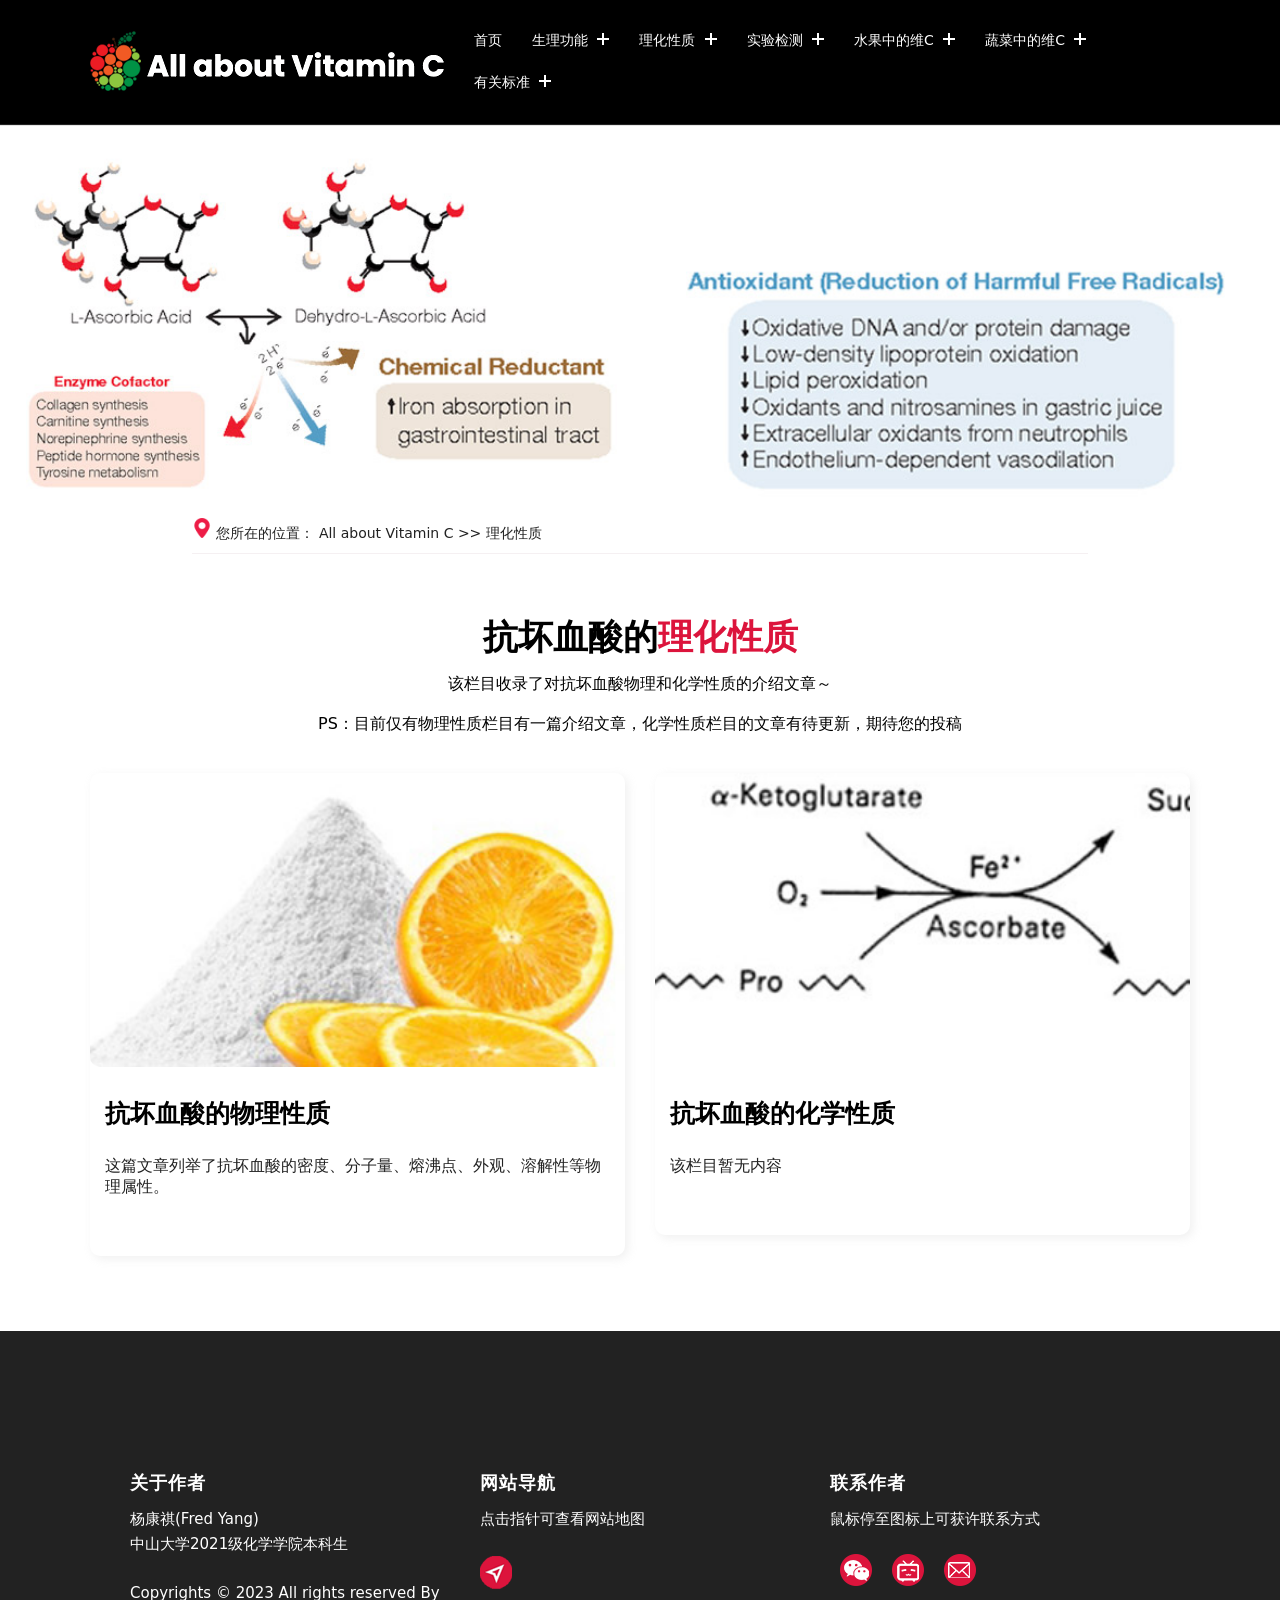
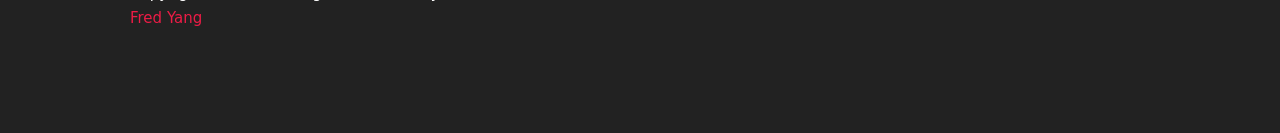
<file: docs/property/column.html>
<!DOCTYPE html>
<!-- 2023年6月25日 -->
<!-- ©2023 all rights reserved by Fredyang -->
<!-- 感谢厚朴工作室师兄师姐提供的教程 -->
<!-- 感谢瞿俊雄老师的课堂指导 -->
<html lang="en">
<head>
    <!-- 设置文件MIME类型，字符所使用的字符集 -->
    <meta charset="UTF-8">
    <!-- IE下打开时，默认使用EDGE模式 -->
    <meta http-equiv="X-UA-Compatible" content="IE=edge">
    <title>All about Vitamin C-理化性质</title>
    <!-- 用于浏览器网页标签的logo 可以通过修改 href 属性的内容来修改网页标签的logo-->
    <link rel="icon" href="../images/favicon.ico" type="image/x-icon">
    <!-- 引入CSS样式 -->
    <link rel="stylesheet" href="../main.css">
    <link rel="stylesheet" href="https://cdnjs.cloudflare.com/ajax/libs/font-awesome/6.2.1/css/all.min.css" />
    <link rel="stylesheet" href="../animate.css">
    <!-- 视口元标记 -->
    <meta name="viewport" content="width=device-width, initial-scale=1.0">
</head>
<body>
    <!-- 导航条部分 -->
    <nav id="navbar2">
        <a href="../index.html" class="logo"><img src="../images/logo.png" /></a>
        <div class="links menu nav-menu" id="nav">
          <div class="menu-item">
            <a class="menu-a" data-toggle="sub-menu" href="../index.html">首页</a>
          </div>
          <div class="menu-item menu-item-has-children">
            <a class="menu-a" data-toggle="sub-menu" href="../features/column.html">生理功能 <i class="plus"></i></a>
            <ul class="sub-menu">
              <li class="menu-item"><a href="../features/content_whiteskin.html">皮肤美白</a></li>
              <li class="menu-item"><a href="#">抗氧化</a></li>
              <li class="menu-item"><a href="#">促进胶原蛋白合成</a></li>
            </ul>
          </div>
          <div class="menu-item menu-item-has-children">
            <a class="menu-a" data-toggle="sub-menu" href="../property/column.html">理化性质 <i class="plus"></i></a>
            <ul class="sub-menu">
              <li class="menu-item"><a href="../property/content-physics.html">抗坏血酸的物理性质</a></li>
              <li class="menu-item"><a href="#">抗坏血酸的化学性质</a></li>
            </ul>
          </div>
          <div class="menu-item menu-item-has-children">
            <a class="menu-a" data-toggle="sub-menu" href="../analysis/column.html">实验检测 <i class="plus"></i></a>
            <ul class="sub-menu">
              <li class="menu-item"><a href="../analysis/content_az.html">青椒中的抗坏血酸含量</a></li>
              <li class="menu-item"><a href="../analysis/content_ykq.html">红辣椒中的抗坏血酸含量</a></li>
              <li class="menu-item"><a href="../analysis/content_ljs.html">椰子中的抗坏血酸含量</a></li>
              <li class="menu-item"><a href="../analysis/content_mk.html">奇异果中的抗坏血酸含量</a></li>
              <li class="menu-item"><a href="../analysis/content_syx.html">西瓜中的抗坏血酸含量</a></li>
              <li class="menu-item"><a href="../analysis/content_zqq.html">橙子中的抗坏血酸含量</a></li>
            </ul>
          </div>
          <div class="menu-item menu-item-has-children">
            <a class="menu-a" data-toggle="sub-menu" href="#">水果中的维C <i class="plus"></i></a>
            <ul class="sub-menu">
              <li class="menu-item"><a href="#">苹果维C数据报表</a></li>
              <li class="menu-item"><a href="#">橘子维C数据报表</a></li>
              <li class="menu-item"><a href="#">葡萄维C数据报表</a></li>
              <li class="menu-item"><a href="#">柠檬维C数据报表</a></li>
            </ul>
          </div>
          <div class="menu-item menu-item-has-children">
            <a class="menu-a" data-toggle="sub-menu" href="#">蔬菜中的维C <i class="plus"></i></a>
            <ul class="sub-menu">
              <li class="menu-item"><a href="#">辣椒维C数据报表</a></li>
              <li class="menu-item"><a href="#">茄子维C数据报表</a></li>
              <li class="menu-item"><a href="#">白菜维C数据报表</a></li>
              <li class="menu-item"><a href="#">番茄维C数据报表</a></li>
            </ul>
          </div>
          <div class="menu-item menu-item-has-children">
            <a class="menu-a" data-toggle="sub-menu" href="#">有关标准 <i class="plus"></i></a>
            <ul class="sub-menu">
              <li class="menu-item"><a href="#">维生素C药片含量规定</a></li>
              <li class="menu-item"><a href="#">人体每日摄入含量建议</a></li>
            </ul>
          </div>
        </div>
        <div class="fas fa-bars" id="menu-btn" onclick="openmenu()"></div>
        <div class="fa-solid fa-xmark" id="close" onclick="closemenu()"></div>
    </nav>

    <!-- 栏目图 -->
    <header>
        <img src="../images/property intro.jpg" width="100%">
        
    </header>

    <script src="../js/script.js"></script>

    <!-- 面包屑导航 -->
    <div class="hope_container" id="hope_container">
        <i class="location_icon"></i>
        <img src="../images/icons/mianbaoxie.png" width="20px">
        <span>您所在的位置：</span>
        <!--通过改变a标签、span标签的数量和内容来改变网站的位置-->
        <a href="../index.html">All about Vitamin C</a>
        <span>&gt;&gt; </span>
        <a href="../property/column.html">理化性质</a>
        <hr>
    </div>

    <!-- 栏目部分开始 -->
    <section class="card" id="card">


        <!-- 标题部分 -->
        <h1 class="heading animate__animated animate__fadeInUp">抗坏血酸的<span>理化性质</span></h1>
        <p class="heading-description animate__animated animate__fadeInUp">
            该栏目收录了对抗坏血酸物理和化学性质的介绍文章～<br><br>PS：目前仅有物理性质栏目有一篇介绍文章，化学性质栏目的文章有待更新，期待您的投稿
        </p>


        <!-- 栏目内容 -->
        <div class="container">
            <a href="./content-physics.html">
                <div class="card-box animate__animated animate__fadeInUp wow">
                    <div class="card-img">
                        <img src="../images/column_physical.jpg">
                    </div>
                    <div class="card-content">
                        <h3>抗坏血酸的物理性质</h3>
                        <p>这篇文章列举了抗坏血酸的密度、分子量、熔沸点、外观、溶解性等物理属性。</p>
                    </div>
                </div>
            </a>

            <a href="#">
                <div class="card-box animate__animated animate__fadeInRight wow">
                    <div class="card-img">
                       <img src="../images/column_chemical.jpg">
                   </div>
                   <div class="card-content">
                       <h3>抗坏血酸的化学性质</h3>
                       <p>该栏目暂无内容</p>
                   </div>
               </div>
            </a>
        </div>
    </section>
    <!-- 栏目部分结束 -->
    
    <!-- Footer部分开始 -->
    <div class="footer">
        <div class="container animate__animated animate__fadeIn wow">
        <div class="footer-box">
            <h3>关于作者</h3>
            <p>杨康祺(Fred Yang)<br />中山大学2021级化学学院本科生<br /></p>
            <p>
            Copyrights &copy; 2023 All rights reserved By
            <a href="../aboutME.html"><br />Fred Yang</a>
            </p>
        </div>
        <div class="footer-box">
            <h3>网站导航</h3>
            <p>点击指针可查看网站地图</p>
            <p>
            <a href="../map.html"><img class="map" src="../images/icons/icon_nav.png" /></a>
            </p>
        </div>
        <div class="footer-box">
            <h3>联系作者</h3>
            <p>鼠标停至图标上可获许联系方式</p>
            <div>
            <a href="#" class="footer-icon-link icon_wechat">
                <span class="footer_toolbar toolbar_wechat toolbar_main_move"></span>
            </a>
            <a href="#" class="footer-icon-link icon_bilibili">
                <span class="footer_toolbar toolbar_bilibili toolbar_main_move"></span>
            </a>
            <a href="#" class="footer-icon-link icon_email">
                <span class="footer_toolbar toolbar_email toolbar_main_move"></span>
            </a>
            </div>
        </div>
        </div>
    </div>
    <!-- Footer部分结束 -->

    <!-- 调用wow -->
    <script src="../js/wow.min.js"></script>
    <script>
        new WOW().init();
    </script>
</body>
</html>
</file>
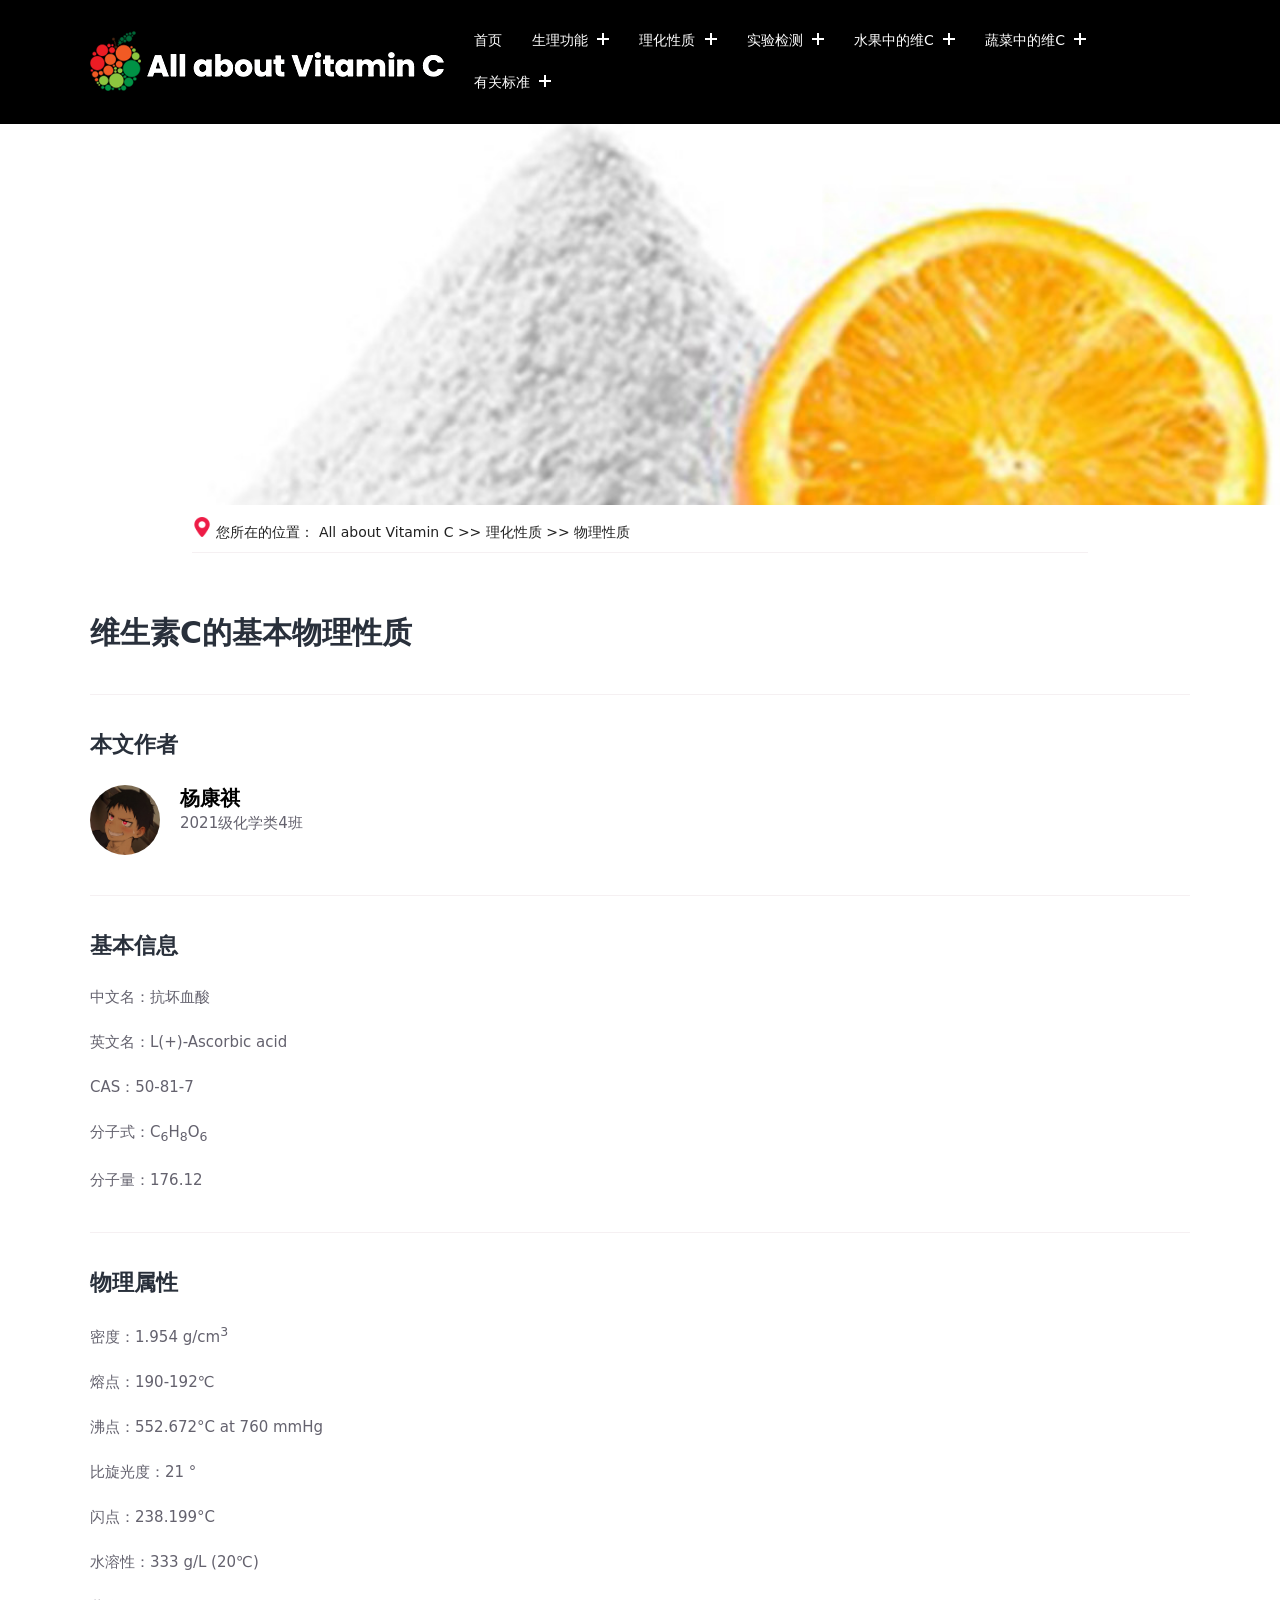
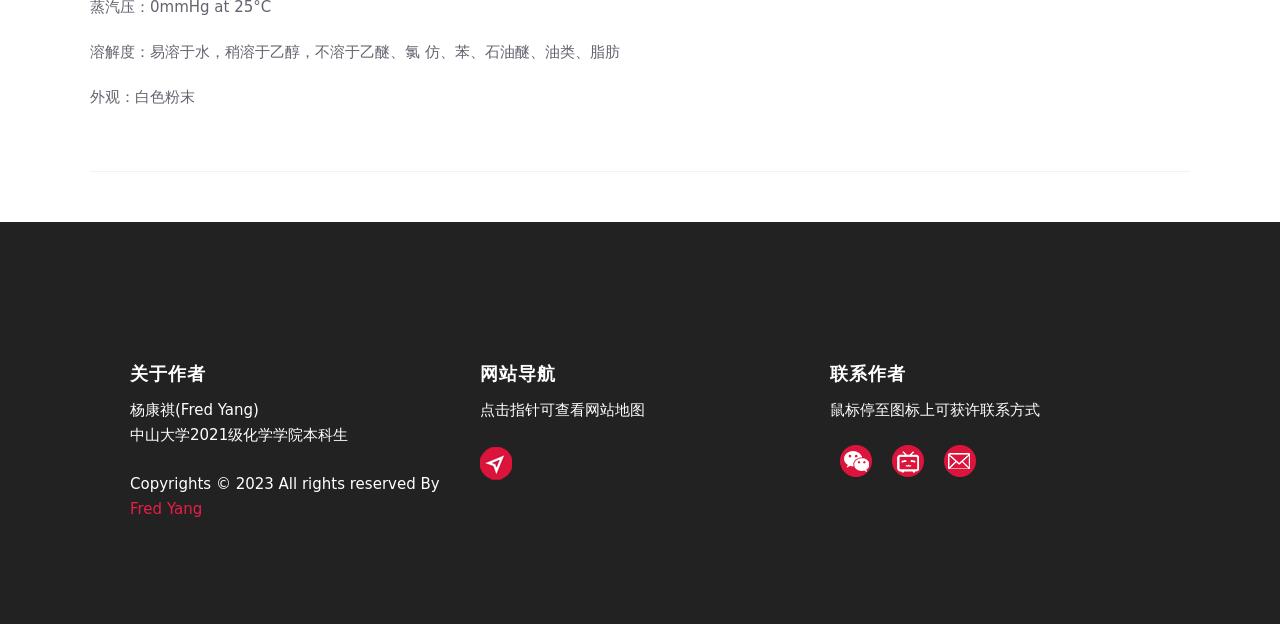
<file: docs/property/content-physics.html>
<!DOCTYPE html>
<!-- 2023年6月25日 -->
<!-- ©2023 all rights reserved by Fredyang -->
<!-- 感谢厚朴工作室师兄师姐提供的教程 -->
<!-- 感谢瞿俊雄老师的课堂指导 -->
<html lang="en">
<head>
    <!-- 设置文件MIME类型，字符所使用的字符集 -->
    <meta charset="UTF-8">
    <!-- IE下打开时，默认使用EDGE模式 -->
    <meta http-equiv="X-UA-Compatible" content="IE=edge">
    <title>All about Vitamin C-理化性质-物理性质</title>
    <!-- 用于浏览器网页标签的logo 可以通过修改 href 属性的内容来修改网页标签的logo-->
    <link rel="icon" href="../images/favicon.ico" type="image/x-icon">
    <!-- 引入CSS样式 -->
    <link rel="stylesheet" href="../main.css">
    <link rel="stylesheet" href="https://cdnjs.cloudflare.com/ajax/libs/font-awesome/6.2.1/css/all.min.css" />
    <link rel="stylesheet" href="../animate.css">
    <!-- 视口元标记 -->
    <meta name="viewport" content="width=device-width, initial-scale=1.0">
</head>
<body>
    <!-- 导航条部分 -->
    <nav id="navbar2">
        <a href="../index.html" class="logo"><img src="../images/logo.png" /></a>
        <div class="links menu nav-menu" id="nav">
          <div class="menu-item">
            <a class="menu-a" data-toggle="sub-menu" href="../index.html">首页</a>
          </div>
          <div class="menu-item menu-item-has-children">
            <a class="menu-a" data-toggle="sub-menu" href="../features/column.html">生理功能 <i class="plus"></i></a>
            <ul class="sub-menu">
              <li class="menu-item"><a href="../features/content_whiteskin.html">皮肤美白</a></li>
              <li class="menu-item"><a href="#">抗氧化</a></li>
              <li class="menu-item"><a href="#">促进胶原蛋白合成</a></li>
            </ul>
          </div>
          <div class="menu-item menu-item-has-children">
            <a class="menu-a" data-toggle="sub-menu" href="../property/column.html">理化性质 <i class="plus"></i></a>
            <ul class="sub-menu">
              <li class="menu-item"><a href="../property/content-physics.html">抗坏血酸的物理性质</a></li>
              <li class="menu-item"><a href="#">抗坏血酸的化学性质</a></li>
            </ul>
          </div>
          <div class="menu-item menu-item-has-children">
            <a class="menu-a" data-toggle="sub-menu" href="../analysis/column.html">实验检测 <i class="plus"></i></a>
            <ul class="sub-menu">
              <li class="menu-item"><a href="../analysis/content_az.html">青椒中的抗坏血酸含量</a></li>
              <li class="menu-item"><a href="../analysis/content_ykq.html">红辣椒中的抗坏血酸含量</a></li>
              <li class="menu-item"><a href="../analysis/content_ljs.html">椰子中的抗坏血酸含量</a></li>
              <li class="menu-item"><a href="../analysis/content_mk.html">奇异果中的抗坏血酸含量</a></li>
              <li class="menu-item"><a href="../analysis/content_syx.html">西瓜中的抗坏血酸含量</a></li>
              <li class="menu-item"><a href="../analysis/content_zqq.html">橙子中的抗坏血酸含量</a></li>
            </ul>
          </div>
          <div class="menu-item menu-item-has-children">
            <a class="menu-a" data-toggle="sub-menu" href="#">水果中的维C <i class="plus"></i></a>
            <ul class="sub-menu">
              <li class="menu-item"><a href="#">苹果维C数据报表</a></li>
              <li class="menu-item"><a href="#">橘子维C数据报表</a></li>
              <li class="menu-item"><a href="#">葡萄维C数据报表</a></li>
              <li class="menu-item"><a href="#">柠檬维C数据报表</a></li>
            </ul>
          </div>
          <div class="menu-item menu-item-has-children">
            <a class="menu-a" data-toggle="sub-menu" href="#">蔬菜中的维C <i class="plus"></i></a>
            <ul class="sub-menu">
              <li class="menu-item"><a href="#">辣椒维C数据报表</a></li>
              <li class="menu-item"><a href="#">茄子维C数据报表</a></li>
              <li class="menu-item"><a href="#">白菜维C数据报表</a></li>
              <li class="menu-item"><a href="#">番茄维C数据报表</a></li>
            </ul>
          </div>
          <div class="menu-item menu-item-has-children">
            <a class="menu-a" data-toggle="sub-menu" href="#">有关标准 <i class="plus"></i></a>
            <ul class="sub-menu">
              <li class="menu-item"><a href="#">维生素C药片含量规定</a></li>
              <li class="menu-item"><a href="#">人体每日摄入含量建议</a></li>
            </ul>
          </div>
        </div>
        <div class="fas fa-bars" id="menu-btn" onclick="openmenu()"></div>
        <div class="fa-solid fa-xmark" id="close" onclick="closemenu()"></div>
    </nav>

    <!-- 文章头图 -->
    <header>
        <img src="../images/article/archeard_physical.jpg" width="100%">
    </header>

    <script src="../js/script.js"></script>

    <!-- 面包屑导航 -->
    <div class="hope_container" id="hope_container" >
        <i class="location_icon"></i>
        <img src="../images/icons/mianbaoxie.png" width="20px">
        <span>您所在的位置：</span>
        <!--通过改变a标签、span标签的数量和内容来改变网站的位置-->
        <a href="../index.html">All about Vitamin C</a>
        <span>&gt;&gt; </span>
        <a href="../property/column.html">理化性质</a>
        <span>&gt;&gt; </span>
        <a href="../property/content-physics.html">物理性质</a>
        <hr>
    </div>

    <!-- 文章主要内容 -->
    <section class="article" id="article">
        <h2>维生素C的基本物理性质</h2>
        
        <hr>

        <h3>本文作者</h3>
        <div class="author">
            <img src="../images/article/headshot_ykq.jpeg" alt="">
            <div class="author-det">
                <h5>杨康祺</h5>
                <p>2021级化学类4班</p>
            </div>
        </div>

        <hr>

        <div class="content">
            <h3>基本信息</h3>
            <p>
                中文名：抗坏血酸 <br><br>
                英文名：L(+)-Ascorbic acid <br><br>
                CAS：50-81-7 <br><br>
                分子式：C<sub>6</sub>H<sub>8</sub>O<sub>6</sub> <br><br>
                分子量：176.12
            </p>
            <hr>
            <h3>物理属性</h3>
            <p>
                密度：1.954 g/cm<sup>3</sup> <br><br>
                熔点：190-192℃ <br><br>
                沸点：552.672°C at 760 mmHg <br><br>
                比旋光度：21 °<br><br>
                闪点：238.199°C <br><br>
                水溶性：333 g/L (20℃)<br><br>
                蒸汽压：0mmHg at 25°C <br><br>
                溶解度：易溶于水，稍溶于乙醇，不溶于乙醚、氯  仿、苯、石油醚、油类、脂肪 <br><br>
                外观：白色粉末<br><br>
            </p>
            <hr>
        </div>
    </section>

    
    <!-- Footer部分开始 -->
    <div class="footer">
        <div class="container animate__animated animate__fadeIn wow">
        <div class="footer-box">
            <h3>关于作者</h3>
            <p>杨康祺(Fred Yang)<br />中山大学2021级化学学院本科生<br /></p>
            <p>
            Copyrights &copy; 2023 All rights reserved By
            <a href="../aboutME.html"><br />Fred Yang</a>
            </p>
        </div>
        <div class="footer-box">
            <h3>网站导航</h3>
            <p>点击指针可查看网站地图</p>
            <p>
            <a href="../map.html"><img class="map" src="../images/icons/icon_nav.png" /></a>
            </p>
        </div>
        <div class="footer-box">
            <h3>联系作者</h3>
            <p>鼠标停至图标上可获许联系方式</p>
            <div>
            <a href="#" class="footer-icon-link icon_wechat">
                <span class="footer_toolbar toolbar_wechat toolbar_main_move"></span>
            </a>
            <a href="#" class="footer-icon-link icon_bilibili">
                <span class="footer_toolbar toolbar_bilibili toolbar_main_move"></span>
            </a>
            <a href="#" class="footer-icon-link icon_email">
                <span class="footer_toolbar toolbar_email toolbar_main_move"></span>
            </a>
            </div>
        </div>
        </div>
    </div>
    <!-- Footer部分结束 -->

    <!-- 调用wow -->
    <script src="../js/wow.min.js"></script>
    <script>
        new WOW().init();
    </script>
</body>
</html>
</file>
<file: docs/main.css>
/* 2023年6月25日 */
/*©2023 all rights reserved by Fredyang*/
/*感谢厚朴工作室师兄师姐提供的教程*/
/*感谢瞿俊雄老师的课堂指导*/

/* 定义网页的公用部分 */
:root {
  --font-heading: #dc143c;
  --para-font: #777777;
  --black: #222222;
  --bg: #ed1c46;
  --white: #fff;
}

* {
  font-family: system-ui; /* 设置页面上所有元素的字体为系统字体 */
  margin: 0; /* 设置页面上所有元素的外边距为 0 */
  padding: 0; /* 设置页面上所有元素的内边距为 0 */
  box-sizing: border-box; /* 设置页面上所有元素的盒模型为border-box，使宽度和高度包括边框和内边距 */
  outline: none; /* 取消页面上所有元素的默认轮廓样式 */
  border: none; /* 取消页面上所有元素的边框样式 */
  text-decoration: none; /* 取消页面上所有元素的文本装饰  */
  transition: 0.2s linear; /* 设置页面上所有元素的过渡效果为 0.2 秒线性过渡 */
}

html {
  font-size: 62.5%; /* 设置页面的根字体大小为 62.5%，等于 10px（便于进行 rem 单位的计算） */
  overflow-x: hidden; /* 当页面的内容超出水平方向时，隐藏水平滚动条 */
  scroll-behavior: smooth; /* 平滑滚动行为，使页面滚动效果更流畅 */
  scroll-padding-top: 9rem; /* 滚动行为时，顶部留出 9rem（144px）的空间，以防止滚动到锚点位置时被导航栏遮挡 */
}

/* 首页头部布局 */
.header {
  width: fit-content; /* 根据内容自动调整宽度，以适应内容的大小 */
  position: absolute; /* 将头部元素设置为绝对定位，脱离正常的文档流 */
  top: 0; /* 将头部元素相对于其容器的顶部定位 */
  z-index: 100; /* 设置头部元素的层级为 100，使其位于其他元素之上 */
}

/* 主体内容布局 */
section {
  padding: 5rem; /* 上下内边距为5rem，左右内边距为容器宽度7% */
  max-width: 1200px;
  margin: 0 auto; /* 居中对齐 */
}

/* 栏目页的大图 */
/* .column_intro {
    padding: 0rem 7%
    display: flex;
} */

/* 导航条样式 */
nav {
  display: flex; /* 将导航栏元素设置为弹性布局 */
  align-items: center; /* 在交叉轴上居中对齐导航栏的内容 */
  justify-content: space-between; /* 在主轴上将导航栏的内容均匀分布 */
  padding: 2rem 7%; /* 设置导航栏的上下内边距为 2rem，左右内边距为容器宽度的 7% */
  position: fixed; /* 将导航栏元素设置为固定定位，固定在页面的顶部 */
  top: 0; /* 将导航栏相对于页面的顶部进行定位 */
  left: 0; /* 将导航栏相对于页面的左侧进行定位 */
  right: 0; /* 将导航栏相对于页面的右侧进行定位 */
  z-index: 10000; /* 设置导航栏元素的层级为 10000，使其位于其他元素之上 */
}

/* 设置非首页的导航条样式 */
#navbar2 {
  background-color: black;
  position: relative;
  width: 100%;
  z-index: 9999;
  /* 非首页的nav用黑底背景 */
}

/* 设置导航条的链接样式 */
nav .links a {
  color: var(--white); /* 设置链接文本颜色为变量(--white)，通常表示为白色 */
  font-size: 14px; /* 设置链接文本的字体大小为 14px */
  margin-right: 1.8rem; /* 设置链接元素的右外边距为 1.8rem */
  text-transform: uppercase; /* 将链接文本转换为大写字母形式 */
  letter-spacing: 0.1rem; /* 设置字母之间的间距为 0.1rem */
  position: relative; /* 设置链接元素的定位方式为相对定位 */
}

/* 创建导航条链接下划线效果 */
nav .links .menu-a:after {
  content: ""; /* 设置伪元素的内容为空 */
  width: 0%; /* 设置伪元素的宽度为 0%，即初始状态下不显示 */
  height: 3px; /* 设置伪元素的高度为 2px，即下划线的高度 */
  background: var(--bg); /* 设置伪元素的背景颜色为变量(--bg)的值 */
  position: absolute; /* 设置伪元素的定位方式为绝对定位 */
  left: 0; /* 将伪元素相对于父元素的左侧进行定位 */
  bottom: 5px; /* 将伪元素相对于父元素的底部偏移 5px，即位于链接文本下方 */
  transition: 0.4s; /* 设置过渡效果的持续时间为 0.4s */
}

@media screen and (max-width: 768px) {
  nav .links .menu-a:after {
    bottom: -5px; /* 将伪元素相对于父元素的底部偏移 -5px，即位于链接文本下方 */
  }
}

nav .links a:hover::after {
  width: 100%;
}

/* 导航菜单按钮的关闭 */
nav #menu-btn,
nav #close {
  color: var(--white); /* 设置按钮的颜色为变量(--white)，通常表示为白色 */
  font-size: 2.5rem; /* 设置按钮的字体大小为 2.5rem */
  cursor: pointer; /* 将鼠标指针设置为手型，表示该按钮可点击 */
  display: none; /* 设置按钮的显示方式为隐藏 */
}

.nav-change {
  background: rgba(0, 0, 0, 0.9);
}

.header {
  position: relative;
}

.header .content {
  position: absolute;
  top: 150px; /* 设置内容部分与顶部的上边距为 150px */
  left: 115px; /* 设置内容部分与左侧的左边距为 115px */
  color: var(--white); /* 设置内容的颜色为一个变量(--white)，通常表示为白色 */
  width: fit-content; /* 设置内容的宽度为适应内容的宽度 */
}

/* 当屏幕宽度小于或等于 700px 时，应用特定的样式来适应移动设备的视图。 */
@media screen and (max-width: 768px) {
  .header {
    width: 100%; /* 当屏幕宽度小于或等于 700px 时，将标题栏的宽度设置为 100% */
  }
  .header .content {
    margin-left: 0; /* 将内容部分的左边距设置为 0 */
    width: 100%; /* 将内容部分的宽度设置为 100% */
    display: flex; /* 使用 Flex 布局 */
    align-items: center; /* 在主轴上居中对齐 */
    justify-content: center; /* 在交叉轴上居中对齐 */
    flex-direction: column; /* 设置主轴为垂直方向，使内容垂直排列 */
    top: 150px;
    left: calc(25% - 190px);
    width: fit-content;
  }
  .header .content h1{
    width: 380px !important;
  }
}

/* 当屏幕宽度大于或等于 1000px 时，应用特定的样式来适应移动设备的视图。 */
@media screen and (min-width: 1300px) {
  .header .content {
    top: 300px;
    left: 115px; /* 将内容部分的左边距设置为 0 */
  }
}

@media screen and (min-width: 2000px) {
  .header .content {
    top: 500px;
    left: 115px; /* 将内容部分的左边距设置为 0 */
  }
}

/*面包屑导航样式*/
#hope_container {
  /*设置行高*/
  /*location字体颜色*/
  color: var(--black);
  font-size: 14px;
  padding: 1rem 15%; /* 上下内边距为1rem，左右内边距为容器宽度7% */
  justify-content: space-between;
  align-items: flex-start;
}
#hope_container hr {
  height: 1px;
  background: rgba(236, 226, 229, 0.5);
  margin-top: 10px;
}

.header .content h3 {
  font-size: 1.4rem;
  font-weight: 600;
  letter-spacing: 2px;
  padding: 3rem 0;
  width: 580px;
}

.header .content h1 {
  font-size: 5rem;
  letter-spacing: 2px;
}

.heading {
  font-size: 3.5rem;
  text-align: center;
}

.heading span {
  color: var(--font-heading);
}

.heading-description {
  text-align: center;
  padding: 1.3rem 0;
  font-size: 1.6rem;
  font-weight: 300;
}

/* 定义按钮样式 */
.btn {
  padding: 1.3rem 5rem;
  margin: 3rem 0;
  cursor: pointer;
  color: var(--white);
  font-size: 1.4rem;
  font-weight: 500;
  border: 0.3rem solid var(--font-heading);
  border-radius: 7px;
  background: none;
  transition: all linear 0.5s;
}

.btn:hover {
  background: var(--bg);
  color: var(--white);
  transform: translate(0px, -3px);
}


.intro .container {
  display: flex;
  justify-content: space-between;
}

.intro .container .image {
  flex-basis: 50%;
  background: url(./images/vc.png);
  background-size: cover;
  background-repeat: no-repeat;
  background-position: center;
  padding: 16rem 0;
  border-radius: 10px;
  display: flex;
  justify-content: center;
  align-items: center;
  box-shadow: 0px 0px 10px 0px rgb(195, 193, 193);
}

.intro .container .intro-content {
  flex-basis: 40%;
}

.intro .container .intro-content h1 {
  font-size: 4rem;
  color: var(--font-heading);
  padding: 1rem 0;
}

.intro .container .intro-content h3 {
  color: var(--black);
  font-size: 1.3rem;
  font-weight: 600;
  letter-spacing: 1px;
  padding: 1rem 0;
}

.intro .container .intro-content p {
  font-size: 1.4rem;
  font-weight: 300;
  color: var(--black);
  line-height: 1.5;
}


/* 栏目页样式 */
.card .container {
  display: grid;
  grid-template-columns: repeat(auto-fit, minmax(28rem, 1fr));
  gap: 3rem;
  padding: 2.5rem 0;
  grid-row-gap: 4rem;
}

.card .container .card-box {
  background: var(--white);
  height: auto;
  cursor: pointer;
  box-shadow: 3px 3px 10px rgba(179, 179, 179, 0.2);
  padding-bottom: 3rem;
  border-radius: 10px;
}

.card .container .card-box img {
  width: 100%;
  border-radius: 10px;
}

.card .container .card-box .card-content {
  padding: 1.5rem;
}

.card .container .card-box .card-content h3 {
  font-size: 2.5rem;
  padding: 1.3rem 0;
}

.card .container .card-box .card-content p {
  font-size: 1.6rem;
  padding: 1.3rem 0;
  font-weight: 400;
  color: var(--black);
}

.card .container .card-box:hover {
  transform: translateY(-1rem);
}

/* 内容页文章样式 */

#airticle {
  display: flex;
  justify-content: space-between;
  align-items: flex-start;
  padding: 8vw;
}

#article h2 {
  color: #29303b;
  font-size: 3rem;
  padding: 0;
}

#article h3 {
  padding: 35px 0 25px 0;
  color: #29303b;
  font-size: 2.2rem;
}

#article p {
  color: #64626e;
  font-size: 1.5rem;
  line-height: 1.5;
}

#article hr {
  height: 1px;
  background: rgba(236, 226, 229, 0.5);
  margin-top: 40px;
}

#article .author {
  display: flex;
}

#article .author img {
  width: 70px;
  height: 70px;
  border-radius: 50%;
  margin-right: 20px;
}

#article .author h5 {
  font-size: 2rem;
}

#article .author p {
  font-size: 1.5rem;
}

.article .content .image-container {
  display: flex;
}

.article .content .image-container .image-item {
  margin-right: 10px;
}

.article .content .image-container .image-item p {
  text-align: center;
}

#article-pic2 {
  margin-left: 20px;
}


/* footer样式设置 */
.footer {
  width: 100%;
  height: 100%;
  background-color: #222222;
  background-size: cover;
  background-repeat: no-repeat;
  padding-top: 5rem;
}

.footer .container {
  display: grid;
  grid-template-columns: repeat(auto-fit, minmax(20rem, 1fr));
  gap: 1rem;
  padding: 8rem; /* 上下内边距为8rem */
  max-width: 1200px;
  margin: 0 auto; /* 居中对齐 */
}

.footer .container .footer-box {
  padding: 1rem;
}

.footer .container .footer-box h3 {
  color: var(--white);
  font-size: 1.8rem;
  letter-spacing: 0.1rem;
}

.footer .container .footer-box p {
  color: var(--white);
  font-size: 1.5rem;
  line-height: 2.5rem;
  font-weight: 400;
  padding: 1.2rem 0;
}

.footer .container .footer-box p a {
  color: var(--bg);
}

.footer .container .footer-box form button {
  background: var(--bg);
  color: var(--white);
  padding: 1rem;
  cursor: pointer;
}

.footer .container .footer-box div {
  position: relative;
  display: flex;
  flex-direction: row;
  align-items: center;
}

.footer .container .footer-box div a {
  margin: 1rem;
  width: 3rem;
  height: 3rem;
  line-height: 3rem;
  text-align: center;
}

.footer .container .footer-box div a img {
  size-adjust: 10px;
}

/* footer部分icon的鼠标悬停动画 */
.footer .container .footer-box .map {
  transition: transform 1s;
}

.footer .container .footer-box .map:hover {
  transform: rotate(360deg);
}

.footer .container .footer-box .contact {
  transition: transform 0.5s;
}

.footer .container .footer-box .contact:hover {
  transform: translateY(-5px);
}

.footer_toolbar {
  /*设置宽度*/
  width: 160px;
  z-index: 9999;
}


/* 网页地图样式设置 */
map {
  padding: 8rem 0%;
  max-width: 1200px;
  display: flex;
  justify-content: space-between;
  align-items: flex-start;
  flex-wrap: wrap;
}

map h3 {
  color: var(--font-heading);
  font-size: 3rem;
  font-weight: 600;
  padding-bottom: 20px;
}

map li {
  list-style: none;
  color: var(--para-font);
  padding: 10px 0;
  font-size: 15px;
  cursor: pointer;
  transition: 0.3s ease;
}

map li:hover {
  color: var(--bg);
}


/* 响应式样式设置 */
@media only screen and (min-width: 1950px) {
  #hope_container {
    padding: 1rem 34%; /* 上下内边距为1rem，左右内边距为容器宽度34% */
  }

  .footer .container {
    position: center;
    padding: 1rem 3%; /* 上下内边距为8rem，左右内边距为容器宽度3% */
  }
}

@media only screen and (max-width: 2000px) {
  #hope_container {
    padding: 1rem 25%; /* 上下内边距为1rem，左右内边距为容器宽度25% */
  }
}

@media only screen and (max-width: 1500px) {
  #hope_container {
    padding: 1rem 15%; /* 上下内边距为1rem，左右内边距为容器宽度15% */
  }
}

@media only screen and (max-width: 991px) {
  html {
    font-size: 55%;
  }

  nav {
    padding: 3rem 3rem;
  }

  .content {
    text-align: center;
  }

  .article .content .image-container {
    flex-direction: column;
    align-items: center;
  }

  .article .content .image-container .image-item {
    margin-right: 0;
    margin-bottom: 20px;
  }

  #second-image {
    margin-left: 0;
  }

  #hope_container {
    padding: 1rem 8%; /* 上下内边距为1rem，左右内边距为容器宽度8% */
  }
}

@media only screen and (max-width: 768px) {
  nav #menu-btn {
    display: inline-block;
  }

  nav .links {
    position: absolute;
    top: 100%;
    left: -100%;
    width: 100%;
    height: 100vh;
    background: #eee;
    transition: 0.5s;
    background: black;
  }

  nav .links a {
    display: block;
    padding: 1.5rem;
    margin: 1rem;
    font-size: 1.5rem;
    font-weight: 600;
    color: var(--white);
    text-align: center;
  }

  .intro .container {
    flex-direction: column;
  }

  .intro .container .intro-content {
    text-align: center;
  }

  .logo img {
    width: 80%;
  }
}

/* 禁用锚点访问后的颜色变化 */
a:link,
a:visited {
  color: inherit;
  text-decoration: none;
}

.icon_wechat {
  width: 32px !important;
  height: 32px !important;
  /*icon图片地址*/
  background-image: url("./images/icons/icon_wechat.png");
  background-repeat: no-repeat;
  transform: translateY(0);
  transition: transform 0.5s;
}
.icon_wechat:hover,
.icon_bilibili:hover,
.icon_email:hover {
  transform: translateY(-5px);
}
.icon_bilibili {
  width: 32px !important;
  height: 32px !important;
  /*icon图片地址*/
  background-image: url("./images/icons/icon_bilibili.png");
  background-repeat: no-repeat;
  transform: translateY(0);
}
.icon_email {
  width: 32px !important;
  height: 32px !important;
  /*icon图片地址*/
  background-image: url("./images/icons/icon_mail.png");
  background-repeat: no-repeat;
  transform: translateY(0);
}
.icon_wechat:hover .toolbar_wechat,
.icon_bilibili:hover .toolbar_bilibili,
.icon_email:hover .toolbar_email {
  /*透明度*/
  opacity: 1;
  filter: alpha(opacity=100);
  /*缩放*/
  -webkit-transform: scale(1);
  -moz-transform: scale(1);
  -ms-transform: scale(1);
  -o-transform: scale(1);
  transform: scale(1);
}

.toolbar_main_move {
  background-repeat: no-repeat;
  position: absolute;
  opacity: 0;
  filter: alpha(opacity=0);
  /*设置缩放的原点*/
  -webkit-transform-origin: 50% 100%;
  -moz-transform-origin: 50% 100%;
  -ms-transform-origin: 50% 100%;
  -o-transform-origin: 50% 100%;
  transform-origin: 50% 100%;
  /*缩放*/
  -webkit-transform: scale(0.01);
  -moz-transform: scale(0.01);
  -ms-transform: scale(0.01);
  -o-transform: scale(0.01);
  transform: scale(0.01);
  /*过渡*/
  -webkit-transition: all 0.3s;
  -moz-transition: all 0.3s;
  -ms-transition: all 0.3s;
  -o-transition: all 0.3s;
  transition: all 0.3s;
}

.toolbar_wechat {
  /*高度，可根据选择的图片来改变*/
  width: 160px;
  height: 160px;
  /*绝对定位 按照父元素水平居中*/
  left: -65px;
  bottom: 45px;
  /*鼠标悬浮时wechat图标出现的图片*/
  background-image: url("./images/wechat_QRcode.jpg");
  background-size: 100%;
}
.toolbar_bilibili {
  width: 200px;
  /*高度，可根据选择的图片来改变*/
  height: 250px;
  /*绝对定位 按照父元素水平居中*/
  left: -65px;
  bottom: 45px;
  /*鼠标悬浮时phone图标出现的图片*/
  background-image: url("./images/bilibili_QRcode.png");
  background-size: 100%;
}
.toolbar_email {
  width: 220px;
  /*高度，可根据选择的图片来改变*/
  height: 45px;
  /*绝对定位 按照父元素水平居中*/
  left: -65px;
  bottom: 45px;
  /*鼠标悬浮时phone图标出现的图片*/
  background-image: url("./images/email_text.png");
  background-size: 100%;
}

.menu {
    display: flex;
    flex-wrap: wrap;
}

.menu > .menu-item {
  margin-left: 30px;
  position: relative;
  width: fit-content;
}
.menu > .menu-item > a {
  display: block;
  padding: 12px 0;
  letter-spacing: 0;
  margin-right: 0;
  transition: all 0.3s ease;
}
.menu > .menu-item > a .plus {
  display: inline-block;
  height: 12px;
  width: 12px;
  position: relative;
  margin-left: 5px;
  pointer-events: none;
}
.menu > .menu-item > a .plus:before,
.menu > .menu-item > a .plus:after {
  content: "";
  position: absolute;
  box-sizing: border-box;
  background-color: white;
  left: 50%;
  top: 50%;
  height: 2px;
  width: 100%;
  transform: translate(-50%, -50%);
  transition: all 0.3s ease;
}
.menu > .menu-item:hover > a .plus:before,
.menu > .menu-item:hover > a .plus:after {
  background-color: #e91e63;
}
.menu > .menu-item > a .plus:after {
  transform: translate(-50%, -50%) rotate(-90deg);
}
.menu > .menu-item > .sub-menu > .menu-item > a:hover,
.menu > .menu-item:hover > a {
  color: #e91e63;
}
.menu > .menu-item > .sub-menu {
  box-shadow: 0 0 10px rgba(0, 0, 0, 0.2);
  width: 230px;
  position: absolute;
  left: 0;
  top: 100%;
  background-color: black;
  padding: 10px 0;
  transform: translateY(10px);
  transition: all 0.3s ease;
  opacity: 0;
  visibility: hidden;
}

.menu > .menu-item-has-children:hover > .sub-menu{
	transform: translateY(0);
	opacity: 1;
	visibility: visible;
 }
.menu > .menu-item-has-children:hover > a .plus:after{
    transform: translate(-50%,-50%) rotate(0deg);		
 }

.menu > .menu-item > .sub-menu > .menu-item {
  display: block;
}
.menu > .menu-item > .sub-menu > .menu-item > a {
  display: block;
  padding: 16px 20px;
  padding-right: 0;
  font-weight: 600;
  color: white;
  transition: all 0.3s ease;
  text-transform: capitalize;
  text-align: left;
}
.open-nav-menu {
  height: 34px;
  width: 40px;
  margin-right: 15px;
  display: none;
  align-items: center;
  justify-content: center;
  cursor: pointer;
}
.open-nav-menu span {
  display: block;
  height: 3px;
  width: 24px;
  background-color: #000000;
  position: relative;
}
.open-nav-menu span:before,
.open-nav-menu span:after {
  content: "";
  position: absolute;
  left: 0;
  width: 100%;
  height: 100%;
  background-color: #000000;
  box-sizing: border-box;
}
.open-nav-menu span:before {
  top: -7px;
}
.open-nav-menu span:after {
  top: 7px;
}
.close-nav-menu {
  height: 40px;
  width: 40px;
  background-color: #ffffff;
  margin: 0 0 15px 15px;
  cursor: pointer;
  display: none;
  align-items: center;
  justify-content: center;
}
.close-nav-menu img {
  width: 16px;
}
.menu-overlay {
  position: fixed;
  z-index: 999;
  background-color: rgba(0, 0, 0, 0.5);
  left: 0;
  top: 0;
  height: 100%;
  width: 100%;
  visibility: hidden;
  opacity: 0;
  transition: all 0.3s ease;
}

@media screen and (max-width: 768px) {
  .menu {
    flex-direction: column;
  }
  .menu > .menu-item {
    width: 100%;
  }
  .menu > .menu-item > a {
    text-align: left;
    margin-right: 30px;
    margin-left: 30px;
  }
  .menu > .menu-item{
		display: block;
		margin:0;
	}
	.menu > .menu-item-has-children > a{
		display: flex;
		justify-content: space-between;
		align-items: center;
	}
	.menu > .menu-item > a{
		color: #ffffff;
		padding: 12px 15px;
	}
	.menu > .menu-item > a .plus:before, 
	.menu > .menu-item > a .plus:after{
		background-color: #ffffff;
	}
	.menu > .menu-item-has-children.active > a .plus:after{
        transform: translate(-50%,-50%) rotate(0deg);
	}
	.menu > .menu-item > .sub-menu{
		width: 100%;
		position: relative;
		opacity: 1;
		visibility: visible;
		border:none;
		background-color: transparent;
		box-shadow: none;
		transform: translateY(0px);
		padding: 0px;
		left: auto;
		top:auto;
		max-height: 0;
		overflow: hidden;
	}
	.menu > .menu-item > .sub-menu > .menu-item > a{
		padding: 12px 45px;
		color: #ffffff;
	}
}
</file>
<file: docs/Slide.css>
/*Design By Hope*/
/*Edited By Fredyang*/
body,
div,
dl,
dt,
dd,
ul,
ol,
li,
h1,
h2,
h3,
h4,
h5,
h6,
pre,
form,
fieldset,
input,
textarea,
p,
blockquote,
th,
td {
    padding: 0;
    margin: 0
}

#HopeSlider{
    width: 100%;
    height: 100vh;
    position: relative;
    overflow: hidden;
}

ol,
ul,
li {
    list-style: none
}

#HopeSlider ul li{
    position: absolute;
    left: 0;
    top: 0;
    z-index: 1;
    width: 100%;
}

#HopeSlider ul,#HopeSlider ul li{
    padding-bottom: 29.375%;
}

#HopeSlider ul li.is-curr{
    z-index: 3;
}

#HopeSlider ul li.is-next{
    z-index: 2;
}

#HopeSlider .slide img{
    position: absolute;
    left: 0;
    top: 0;
    width: 100%;
    height: 100vh;
    object-fit: cover
}

.dot-list{
    position: absolute;
    left:61.8%;
    bottom: 10px;
    z-index: 5;
}

.dot-list .dot{
    display: inline-block;
    width: 10px;
    height:10px; 
    margin:3px;   
    background-color: #fff;
    border-radius: 5px;
}

.dot-list .dot.active{
    background-color: rgba(152,42,42,1) !important;
}

#prev{
    position: absolute;
    left: -50px;
    top: 0;
    width: 50px;
    height: 100%;
    background: url("images/arl.png") no-repeat center;
    z-index: 5;
}
#next{
    position: absolute;
    right: -50px;
    top: 0;
    width: 50px;
    height: 100%;
    background: url("images/arr.png") no-repeat center;
    z-index: 5;
}

#prev,#next{
    z-index: 999;
    -webkit-transition: all ease 0.3s;
    -moz-transition: all ease 0.3s;
    -ms-transition: all ease 0.3s;
    -o-transition: all ease 0.3s;
    transition: all ease 0.3s;
    cursor: pointer;
    pointer-events: fill;
}

#HopeSlider:hover #prev{
    left: 0;
}

#HopeSlider:hover #next{
    right: 0;
}

.dot{
    cursor: pointer;
}
</file>
